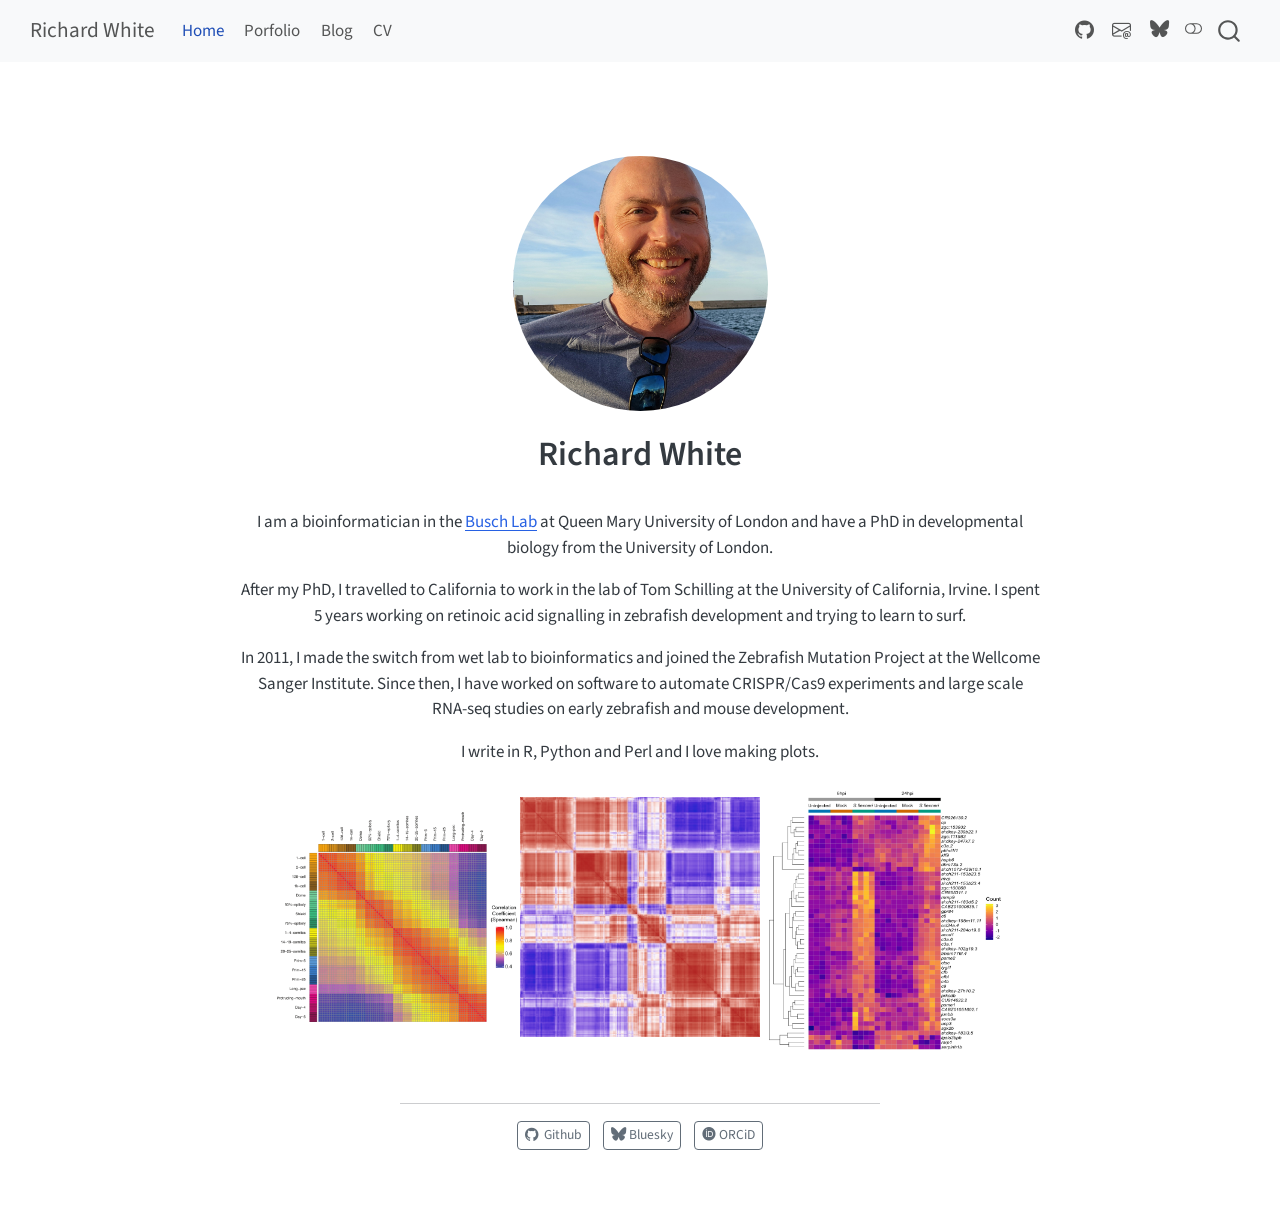
<file: docs/index.html>
<!DOCTYPE html>
<html xmlns="http://www.w3.org/1999/xhtml" lang="en" xml:lang="en"><head>

<meta charset="utf-8">
<meta name="generator" content="quarto-1.6.40">

<meta name="viewport" content="width=device-width, initial-scale=1.0, user-scalable=yes">


<title>Richard White</title>
<style>
code{white-space: pre-wrap;}
span.smallcaps{font-variant: small-caps;}
div.columns{display: flex; gap: min(4vw, 1.5em);}
div.column{flex: auto; overflow-x: auto;}
div.hanging-indent{margin-left: 1.5em; text-indent: -1.5em;}
ul.task-list{list-style: none;}
ul.task-list li input[type="checkbox"] {
  width: 0.8em;
  margin: 0 0.8em 0.2em -1em; /* quarto-specific, see https://github.com/quarto-dev/quarto-cli/issues/4556 */ 
  vertical-align: middle;
}
</style>


<script src="site_libs/quarto-nav/quarto-nav.js"></script>
<script src="site_libs/quarto-nav/headroom.min.js"></script>
<script src="site_libs/clipboard/clipboard.min.js"></script>
<script src="site_libs/quarto-search/autocomplete.umd.js"></script>
<script src="site_libs/quarto-search/fuse.min.js"></script>
<script src="site_libs/quarto-search/quarto-search.js"></script>
<meta name="quarto:offset" content="./">
<script src="site_libs/quarto-html/quarto.js"></script>
<script src="site_libs/quarto-html/popper.min.js"></script>
<script src="site_libs/quarto-html/tippy.umd.min.js"></script>
<link href="site_libs/quarto-html/tippy.css" rel="stylesheet">
<link href="site_libs/quarto-html/quarto-syntax-highlighting-549806ee2085284f45b00abea8c6df48.css" rel="stylesheet" class="quarto-color-scheme" id="quarto-text-highlighting-styles">
<link href="site_libs/quarto-html/quarto-syntax-highlighting-dark-8ea72dc5fed832574809a9c94082fbbb.css" rel="prefetch" class="quarto-color-scheme quarto-color-alternate" id="quarto-text-highlighting-styles">
<script src="site_libs/bootstrap/bootstrap.min.js"></script>
<link href="site_libs/bootstrap/bootstrap-icons.css" rel="stylesheet">
<link href="site_libs/bootstrap/bootstrap-6bd9cfa162949bde0a231f530c97869d.min.css" rel="stylesheet" append-hash="true" class="quarto-color-scheme" id="quarto-bootstrap" data-mode="light">
<link href="site_libs/bootstrap/bootstrap-dark-fdf986989e2058d46a90f864900247d8.min.css" rel="prefetch" append-hash="true" class="quarto-color-scheme quarto-color-alternate" id="quarto-bootstrap" data-mode="dark">
<link href="site_libs/quarto-contrib/fontawesome6-1.2.0/all.min.css" rel="stylesheet">
<link href="site_libs/quarto-contrib/fontawesome6-1.2.0/latex-fontsize.css" rel="stylesheet">
<script id="quarto-search-options" type="application/json">{
  "location": "navbar",
  "copy-button": false,
  "collapse-after": 3,
  "panel-placement": "end",
  "type": "overlay",
  "limit": 50,
  "keyboard-shortcut": [
    "f",
    "/",
    "s"
  ],
  "show-item-context": false,
  "language": {
    "search-no-results-text": "No results",
    "search-matching-documents-text": "matching documents",
    "search-copy-link-title": "Copy link to search",
    "search-hide-matches-text": "Hide additional matches",
    "search-more-match-text": "more match in this document",
    "search-more-matches-text": "more matches in this document",
    "search-clear-button-title": "Clear",
    "search-text-placeholder": "",
    "search-detached-cancel-button-title": "Cancel",
    "search-submit-button-title": "Submit",
    "search-label": "Search"
  }
}</script>


<link rel="stylesheet" href="styles.css">
</head>

<body class="nav-fixed fullcontent">

<div id="quarto-search-results"></div>
  <header id="quarto-header" class="headroom fixed-top">
    <nav class="navbar navbar-expand-lg " data-bs-theme="dark">
      <div class="navbar-container container-fluid">
      <div class="navbar-brand-container mx-auto">
    <a class="navbar-brand" href="./index.html">
    <span class="navbar-title">Richard White</span>
    </a>
  </div>
            <div id="quarto-search" class="" title="Search"></div>
          <button class="navbar-toggler" type="button" data-bs-toggle="collapse" data-bs-target="#navbarCollapse" aria-controls="navbarCollapse" role="menu" aria-expanded="false" aria-label="Toggle navigation" onclick="if (window.quartoToggleHeadroom) { window.quartoToggleHeadroom(); }">
  <span class="navbar-toggler-icon"></span>
</button>
          <div class="collapse navbar-collapse" id="navbarCollapse">
            <ul class="navbar-nav navbar-nav-scroll me-auto">
  <li class="nav-item">
    <a class="nav-link active" href="./index.html" aria-current="page"> 
<span class="menu-text">Home</span></a>
  </li>  
  <li class="nav-item">
    <a class="nav-link" href="./portfolio.html"> 
<span class="menu-text">Porfolio</span></a>
  </li>  
  <li class="nav-item">
    <a class="nav-link" href="./blog.html"> 
<span class="menu-text">Blog</span></a>
  </li>  
  <li class="nav-item">
    <a class="nav-link" href="./cv.html"> 
<span class="menu-text">CV</span></a>
  </li>  
</ul>
            <ul class="navbar-nav navbar-nav-scroll ms-auto">
  <li class="nav-item compact">
    <a class="nav-link" href="https://github.com/richysix"> <i class="bi bi-github" role="img">
</i> 
<span class="menu-text"></span></a>
  </li>  
  <li class="nav-item compact">
    <a class="nav-link" href="mailto:rich.white@cantab.net"> <i class="bi bi-envelope-at" role="img">
</i> 
<span class="menu-text"></span></a>
  </li>  
  <li class="nav-item">
    <a class="nav-link" href="https://bsky.app/profile/richysix.bsky.social"> 
<span class="menu-text"><i class="fa-brands fa-bluesky" aria-label="bluesky"></i></span></a>
  </li>  
</ul>
          </div> <!-- /navcollapse -->
            <div class="quarto-navbar-tools">
  <a href="" class="quarto-color-scheme-toggle quarto-navigation-tool  px-1" onclick="window.quartoToggleColorScheme(); return false;" title="Toggle dark mode"><i class="bi"></i></a>
</div>
      </div> <!-- /container-fluid -->
    </nav>
</header>
<!-- content -->
<div id="quarto-content" class="quarto-container page-columns page-rows-contents page-layout-article page-navbar">
<!-- sidebar -->
<!-- margin-sidebar -->
    
<!-- main -->
<div class="quarto-about-jolla">
  <img src="assets/images/profile.jpg" class="about-image
  round " style="height: 15em; width: 15em;">
 <header id="title-block-header" class="quarto-title-block default">
<div class="quarto-title">
<h1 class="title">Richard White</h1>
</div>
<div class="quarto-title-meta">
  </div>
</header><main class="content" id="quarto-document-content">
<p>I am a bioinformatician in the <a href="buschlab.org">Busch Lab</a> at Queen Mary University of London and have a PhD in developmental biology from the University of London.</p>
<p>After my PhD, I travelled to California to work in the lab of Tom Schilling at the University of California, Irvine. I spent 5 years working on retinoic acid signalling in zebrafish development and trying to learn to surf.</p>
<p>In 2011, I made the switch from wet lab to bioinformatics and joined the Zebrafish Mutation Project at the Wellcome Sanger Institute. Since then, I have worked on software to automate CRISPR/Cas9 experiments and large scale RNA-seq studies on early zebrafish and mouse development.</p>
<p>I write in R, Python and Perl and I love making plots.</p>
<div id="example-plots" style="background-color: #FFFFFF">
<p><a href="posts/sample-cor-matrix/index.html"><img src="assets/images/zfs-fig1b.png" class="img-fluid" style="width:30.0%"></a> <img src="assets/images/top1000-var-high-res.png" class="img-fluid" style="width:30.0%"> <img src="assets/images/shigella-heatmap.png" class="img-fluid" style="width:30.0%"></p>
</div>


</main> 
  <hr class="about-sep">
   <div class="about-links">
  <a href="https://github.com/richysix" class="about-link" rel="" target="">
    <i class="bi bi-github"></i>
     <span class="about-link-text">Github</span>
  </a>
  <a href="https://bsky.app/profile/richysix.bsky.social" class="about-link" rel="" target="">
     <span class="about-link-text"><i class="fa-brands fa-bluesky" aria-label="bluesky"></i> Bluesky</span>
  </a>
  <a href="https://orcid.org/0000-0003-1842-412X" class="about-link" rel="" target="">
     <span class="about-link-text"><i class="fa-brands fa-orcid" aria-label="orcid"></i> ORCiD</span>
  </a>
</div>
</div>
 <!-- /main -->
<script id="quarto-html-after-body" type="application/javascript">
window.document.addEventListener("DOMContentLoaded", function (event) {
  const toggleBodyColorMode = (bsSheetEl) => {
    const mode = bsSheetEl.getAttribute("data-mode");
    const bodyEl = window.document.querySelector("body");
    if (mode === "dark") {
      bodyEl.classList.add("quarto-dark");
      bodyEl.classList.remove("quarto-light");
    } else {
      bodyEl.classList.add("quarto-light");
      bodyEl.classList.remove("quarto-dark");
    }
  }
  const toggleBodyColorPrimary = () => {
    const bsSheetEl = window.document.querySelector("link#quarto-bootstrap");
    if (bsSheetEl) {
      toggleBodyColorMode(bsSheetEl);
    }
  }
  toggleBodyColorPrimary();  
  const disableStylesheet = (stylesheets) => {
    for (let i=0; i < stylesheets.length; i++) {
      const stylesheet = stylesheets[i];
      stylesheet.rel = 'prefetch';
    }
  }
  const enableStylesheet = (stylesheets) => {
    for (let i=0; i < stylesheets.length; i++) {
      const stylesheet = stylesheets[i];
      stylesheet.rel = 'stylesheet';
    }
  }
  const manageTransitions = (selector, allowTransitions) => {
    const els = window.document.querySelectorAll(selector);
    for (let i=0; i < els.length; i++) {
      const el = els[i];
      if (allowTransitions) {
        el.classList.remove('notransition');
      } else {
        el.classList.add('notransition');
      }
    }
  }
  const toggleGiscusIfUsed = (isAlternate, darkModeDefault) => {
    const baseTheme = document.querySelector('#giscus-base-theme')?.value ?? 'light';
    const alternateTheme = document.querySelector('#giscus-alt-theme')?.value ?? 'dark';
    let newTheme = '';
    if(darkModeDefault) {
      newTheme = isAlternate ? baseTheme : alternateTheme;
    } else {
      newTheme = isAlternate ? alternateTheme : baseTheme;
    }
    const changeGiscusTheme = () => {
      // From: https://github.com/giscus/giscus/issues/336
      const sendMessage = (message) => {
        const iframe = document.querySelector('iframe.giscus-frame');
        if (!iframe) return;
        iframe.contentWindow.postMessage({ giscus: message }, 'https://giscus.app');
      }
      sendMessage({
        setConfig: {
          theme: newTheme
        }
      });
    }
    const isGiscussLoaded = window.document.querySelector('iframe.giscus-frame') !== null;
    if (isGiscussLoaded) {
      changeGiscusTheme();
    }
  }
  const toggleColorMode = (alternate) => {
    // Switch the stylesheets
    const alternateStylesheets = window.document.querySelectorAll('link.quarto-color-scheme.quarto-color-alternate');
    manageTransitions('#quarto-margin-sidebar .nav-link', false);
    if (alternate) {
      enableStylesheet(alternateStylesheets);
      for (const sheetNode of alternateStylesheets) {
        if (sheetNode.id === "quarto-bootstrap") {
          toggleBodyColorMode(sheetNode);
        }
      }
    } else {
      disableStylesheet(alternateStylesheets);
      toggleBodyColorPrimary();
    }
    manageTransitions('#quarto-margin-sidebar .nav-link', true);
    // Switch the toggles
    const toggles = window.document.querySelectorAll('.quarto-color-scheme-toggle');
    for (let i=0; i < toggles.length; i++) {
      const toggle = toggles[i];
      if (toggle) {
        if (alternate) {
          toggle.classList.add("alternate");     
        } else {
          toggle.classList.remove("alternate");
        }
      }
    }
    // Hack to workaround the fact that safari doesn't
    // properly recolor the scrollbar when toggling (#1455)
    if (navigator.userAgent.indexOf('Safari') > 0 && navigator.userAgent.indexOf('Chrome') == -1) {
      manageTransitions("body", false);
      window.scrollTo(0, 1);
      setTimeout(() => {
        window.scrollTo(0, 0);
        manageTransitions("body", true);
      }, 40);  
    }
  }
  const isFileUrl = () => { 
    return window.location.protocol === 'file:';
  }
  const hasAlternateSentinel = () => {  
    let styleSentinel = getColorSchemeSentinel();
    if (styleSentinel !== null) {
      return styleSentinel === "alternate";
    } else {
      return false;
    }
  }
  const setStyleSentinel = (alternate) => {
    const value = alternate ? "alternate" : "default";
    if (!isFileUrl()) {
      window.localStorage.setItem("quarto-color-scheme", value);
    } else {
      localAlternateSentinel = value;
    }
  }
  const getColorSchemeSentinel = () => {
    if (!isFileUrl()) {
      const storageValue = window.localStorage.getItem("quarto-color-scheme");
      return storageValue != null ? storageValue : localAlternateSentinel;
    } else {
      return localAlternateSentinel;
    }
  }
  const darkModeDefault = false;
  let localAlternateSentinel = darkModeDefault ? 'alternate' : 'default';
  // Dark / light mode switch
  window.quartoToggleColorScheme = () => {
    // Read the current dark / light value 
    let toAlternate = !hasAlternateSentinel();
    toggleColorMode(toAlternate);
    setStyleSentinel(toAlternate);
    toggleGiscusIfUsed(toAlternate, darkModeDefault);
  };
  // Ensure there is a toggle, if there isn't float one in the top right
  if (window.document.querySelector('.quarto-color-scheme-toggle') === null) {
    const a = window.document.createElement('a');
    a.classList.add('top-right');
    a.classList.add('quarto-color-scheme-toggle');
    a.href = "";
    a.onclick = function() { try { window.quartoToggleColorScheme(); } catch {} return false; };
    const i = window.document.createElement("i");
    i.classList.add('bi');
    a.appendChild(i);
    window.document.body.appendChild(a);
  }
  // Switch to dark mode if need be
  if (hasAlternateSentinel()) {
    toggleColorMode(true);
  } else {
    toggleColorMode(false);
  }
  const isCodeAnnotation = (el) => {
    for (const clz of el.classList) {
      if (clz.startsWith('code-annotation-')) {                     
        return true;
      }
    }
    return false;
  }
  const onCopySuccess = function(e) {
    // button target
    const button = e.trigger;
    // don't keep focus
    button.blur();
    // flash "checked"
    button.classList.add('code-copy-button-checked');
    var currentTitle = button.getAttribute("title");
    button.setAttribute("title", "Copied!");
    let tooltip;
    if (window.bootstrap) {
      button.setAttribute("data-bs-toggle", "tooltip");
      button.setAttribute("data-bs-placement", "left");
      button.setAttribute("data-bs-title", "Copied!");
      tooltip = new bootstrap.Tooltip(button, 
        { trigger: "manual", 
          customClass: "code-copy-button-tooltip",
          offset: [0, -8]});
      tooltip.show();    
    }
    setTimeout(function() {
      if (tooltip) {
        tooltip.hide();
        button.removeAttribute("data-bs-title");
        button.removeAttribute("data-bs-toggle");
        button.removeAttribute("data-bs-placement");
      }
      button.setAttribute("title", currentTitle);
      button.classList.remove('code-copy-button-checked');
    }, 1000);
    // clear code selection
    e.clearSelection();
  }
  const getTextToCopy = function(trigger) {
      const codeEl = trigger.previousElementSibling.cloneNode(true);
      for (const childEl of codeEl.children) {
        if (isCodeAnnotation(childEl)) {
          childEl.remove();
        }
      }
      return codeEl.innerText;
  }
  const clipboard = new window.ClipboardJS('.code-copy-button:not([data-in-quarto-modal])', {
    text: getTextToCopy
  });
  clipboard.on('success', onCopySuccess);
  if (window.document.getElementById('quarto-embedded-source-code-modal')) {
    const clipboardModal = new window.ClipboardJS('.code-copy-button[data-in-quarto-modal]', {
      text: getTextToCopy,
      container: window.document.getElementById('quarto-embedded-source-code-modal')
    });
    clipboardModal.on('success', onCopySuccess);
  }
    var localhostRegex = new RegExp(/^(?:http|https):\/\/localhost\:?[0-9]*\//);
    var mailtoRegex = new RegExp(/^mailto:/);
      var filterRegex = new RegExp('/' + window.location.host + '/');
    var isInternal = (href) => {
        return filterRegex.test(href) || localhostRegex.test(href) || mailtoRegex.test(href);
    }
    // Inspect non-navigation links and adorn them if external
 	var links = window.document.querySelectorAll('a[href]:not(.nav-link):not(.navbar-brand):not(.toc-action):not(.sidebar-link):not(.sidebar-item-toggle):not(.pagination-link):not(.no-external):not([aria-hidden]):not(.dropdown-item):not(.quarto-navigation-tool):not(.about-link)');
    for (var i=0; i<links.length; i++) {
      const link = links[i];
      if (!isInternal(link.href)) {
        // undo the damage that might have been done by quarto-nav.js in the case of
        // links that we want to consider external
        if (link.dataset.originalHref !== undefined) {
          link.href = link.dataset.originalHref;
        }
      }
    }
  function tippyHover(el, contentFn, onTriggerFn, onUntriggerFn) {
    const config = {
      allowHTML: true,
      maxWidth: 500,
      delay: 100,
      arrow: false,
      appendTo: function(el) {
          return el.parentElement;
      },
      interactive: true,
      interactiveBorder: 10,
      theme: 'quarto',
      placement: 'bottom-start',
    };
    if (contentFn) {
      config.content = contentFn;
    }
    if (onTriggerFn) {
      config.onTrigger = onTriggerFn;
    }
    if (onUntriggerFn) {
      config.onUntrigger = onUntriggerFn;
    }
    window.tippy(el, config); 
  }
  const noterefs = window.document.querySelectorAll('a[role="doc-noteref"]');
  for (var i=0; i<noterefs.length; i++) {
    const ref = noterefs[i];
    tippyHover(ref, function() {
      // use id or data attribute instead here
      let href = ref.getAttribute('data-footnote-href') || ref.getAttribute('href');
      try { href = new URL(href).hash; } catch {}
      const id = href.replace(/^#\/?/, "");
      const note = window.document.getElementById(id);
      if (note) {
        return note.innerHTML;
      } else {
        return "";
      }
    });
  }
  const xrefs = window.document.querySelectorAll('a.quarto-xref');
  const processXRef = (id, note) => {
    // Strip column container classes
    const stripColumnClz = (el) => {
      el.classList.remove("page-full", "page-columns");
      if (el.children) {
        for (const child of el.children) {
          stripColumnClz(child);
        }
      }
    }
    stripColumnClz(note)
    if (id === null || id.startsWith('sec-')) {
      // Special case sections, only their first couple elements
      const container = document.createElement("div");
      if (note.children && note.children.length > 2) {
        container.appendChild(note.children[0].cloneNode(true));
        for (let i = 1; i < note.children.length; i++) {
          const child = note.children[i];
          if (child.tagName === "P" && child.innerText === "") {
            continue;
          } else {
            container.appendChild(child.cloneNode(true));
            break;
          }
        }
        if (window.Quarto?.typesetMath) {
          window.Quarto.typesetMath(container);
        }
        return container.innerHTML
      } else {
        if (window.Quarto?.typesetMath) {
          window.Quarto.typesetMath(note);
        }
        return note.innerHTML;
      }
    } else {
      // Remove any anchor links if they are present
      const anchorLink = note.querySelector('a.anchorjs-link');
      if (anchorLink) {
        anchorLink.remove();
      }
      if (window.Quarto?.typesetMath) {
        window.Quarto.typesetMath(note);
      }
      if (note.classList.contains("callout")) {
        return note.outerHTML;
      } else {
        return note.innerHTML;
      }
    }
  }
  for (var i=0; i<xrefs.length; i++) {
    const xref = xrefs[i];
    tippyHover(xref, undefined, function(instance) {
      instance.disable();
      let url = xref.getAttribute('href');
      let hash = undefined; 
      if (url.startsWith('#')) {
        hash = url;
      } else {
        try { hash = new URL(url).hash; } catch {}
      }
      if (hash) {
        const id = hash.replace(/^#\/?/, "");
        const note = window.document.getElementById(id);
        if (note !== null) {
          try {
            const html = processXRef(id, note.cloneNode(true));
            instance.setContent(html);
          } finally {
            instance.enable();
            instance.show();
          }
        } else {
          // See if we can fetch this
          fetch(url.split('#')[0])
          .then(res => res.text())
          .then(html => {
            const parser = new DOMParser();
            const htmlDoc = parser.parseFromString(html, "text/html");
            const note = htmlDoc.getElementById(id);
            if (note !== null) {
              const html = processXRef(id, note);
              instance.setContent(html);
            } 
          }).finally(() => {
            instance.enable();
            instance.show();
          });
        }
      } else {
        // See if we can fetch a full url (with no hash to target)
        // This is a special case and we should probably do some content thinning / targeting
        fetch(url)
        .then(res => res.text())
        .then(html => {
          const parser = new DOMParser();
          const htmlDoc = parser.parseFromString(html, "text/html");
          const note = htmlDoc.querySelector('main.content');
          if (note !== null) {
            // This should only happen for chapter cross references
            // (since there is no id in the URL)
            // remove the first header
            if (note.children.length > 0 && note.children[0].tagName === "HEADER") {
              note.children[0].remove();
            }
            const html = processXRef(null, note);
            instance.setContent(html);
          } 
        }).finally(() => {
          instance.enable();
          instance.show();
        });
      }
    }, function(instance) {
    });
  }
      let selectedAnnoteEl;
      const selectorForAnnotation = ( cell, annotation) => {
        let cellAttr = 'data-code-cell="' + cell + '"';
        let lineAttr = 'data-code-annotation="' +  annotation + '"';
        const selector = 'span[' + cellAttr + '][' + lineAttr + ']';
        return selector;
      }
      const selectCodeLines = (annoteEl) => {
        const doc = window.document;
        const targetCell = annoteEl.getAttribute("data-target-cell");
        const targetAnnotation = annoteEl.getAttribute("data-target-annotation");
        const annoteSpan = window.document.querySelector(selectorForAnnotation(targetCell, targetAnnotation));
        const lines = annoteSpan.getAttribute("data-code-lines").split(",");
        const lineIds = lines.map((line) => {
          return targetCell + "-" + line;
        })
        let top = null;
        let height = null;
        let parent = null;
        if (lineIds.length > 0) {
            //compute the position of the single el (top and bottom and make a div)
            const el = window.document.getElementById(lineIds[0]);
            top = el.offsetTop;
            height = el.offsetHeight;
            parent = el.parentElement.parentElement;
          if (lineIds.length > 1) {
            const lastEl = window.document.getElementById(lineIds[lineIds.length - 1]);
            const bottom = lastEl.offsetTop + lastEl.offsetHeight;
            height = bottom - top;
          }
          if (top !== null && height !== null && parent !== null) {
            // cook up a div (if necessary) and position it 
            let div = window.document.getElementById("code-annotation-line-highlight");
            if (div === null) {
              div = window.document.createElement("div");
              div.setAttribute("id", "code-annotation-line-highlight");
              div.style.position = 'absolute';
              parent.appendChild(div);
            }
            div.style.top = top - 2 + "px";
            div.style.height = height + 4 + "px";
            div.style.left = 0;
            let gutterDiv = window.document.getElementById("code-annotation-line-highlight-gutter");
            if (gutterDiv === null) {
              gutterDiv = window.document.createElement("div");
              gutterDiv.setAttribute("id", "code-annotation-line-highlight-gutter");
              gutterDiv.style.position = 'absolute';
              const codeCell = window.document.getElementById(targetCell);
              const gutter = codeCell.querySelector('.code-annotation-gutter');
              gutter.appendChild(gutterDiv);
            }
            gutterDiv.style.top = top - 2 + "px";
            gutterDiv.style.height = height + 4 + "px";
          }
          selectedAnnoteEl = annoteEl;
        }
      };
      const unselectCodeLines = () => {
        const elementsIds = ["code-annotation-line-highlight", "code-annotation-line-highlight-gutter"];
        elementsIds.forEach((elId) => {
          const div = window.document.getElementById(elId);
          if (div) {
            div.remove();
          }
        });
        selectedAnnoteEl = undefined;
      };
        // Handle positioning of the toggle
    window.addEventListener(
      "resize",
      throttle(() => {
        elRect = undefined;
        if (selectedAnnoteEl) {
          selectCodeLines(selectedAnnoteEl);
        }
      }, 10)
    );
    function throttle(fn, ms) {
    let throttle = false;
    let timer;
      return (...args) => {
        if(!throttle) { // first call gets through
            fn.apply(this, args);
            throttle = true;
        } else { // all the others get throttled
            if(timer) clearTimeout(timer); // cancel #2
            timer = setTimeout(() => {
              fn.apply(this, args);
              timer = throttle = false;
            }, ms);
        }
      };
    }
      // Attach click handler to the DT
      const annoteDls = window.document.querySelectorAll('dt[data-target-cell]');
      for (const annoteDlNode of annoteDls) {
        annoteDlNode.addEventListener('click', (event) => {
          const clickedEl = event.target;
          if (clickedEl !== selectedAnnoteEl) {
            unselectCodeLines();
            const activeEl = window.document.querySelector('dt[data-target-cell].code-annotation-active');
            if (activeEl) {
              activeEl.classList.remove('code-annotation-active');
            }
            selectCodeLines(clickedEl);
            clickedEl.classList.add('code-annotation-active');
          } else {
            // Unselect the line
            unselectCodeLines();
            clickedEl.classList.remove('code-annotation-active');
          }
        });
      }
  const findCites = (el) => {
    const parentEl = el.parentElement;
    if (parentEl) {
      const cites = parentEl.dataset.cites;
      if (cites) {
        return {
          el,
          cites: cites.split(' ')
        };
      } else {
        return findCites(el.parentElement)
      }
    } else {
      return undefined;
    }
  };
  var bibliorefs = window.document.querySelectorAll('a[role="doc-biblioref"]');
  for (var i=0; i<bibliorefs.length; i++) {
    const ref = bibliorefs[i];
    const citeInfo = findCites(ref);
    if (citeInfo) {
      tippyHover(citeInfo.el, function() {
        var popup = window.document.createElement('div');
        citeInfo.cites.forEach(function(cite) {
          var citeDiv = window.document.createElement('div');
          citeDiv.classList.add('hanging-indent');
          citeDiv.classList.add('csl-entry');
          var biblioDiv = window.document.getElementById('ref-' + cite);
          if (biblioDiv) {
            citeDiv.innerHTML = biblioDiv.innerHTML;
          }
          popup.appendChild(citeDiv);
        });
        return popup.innerHTML;
      });
    }
  }
});
</script>
</div> <!-- /content -->




</body></html>
</file>
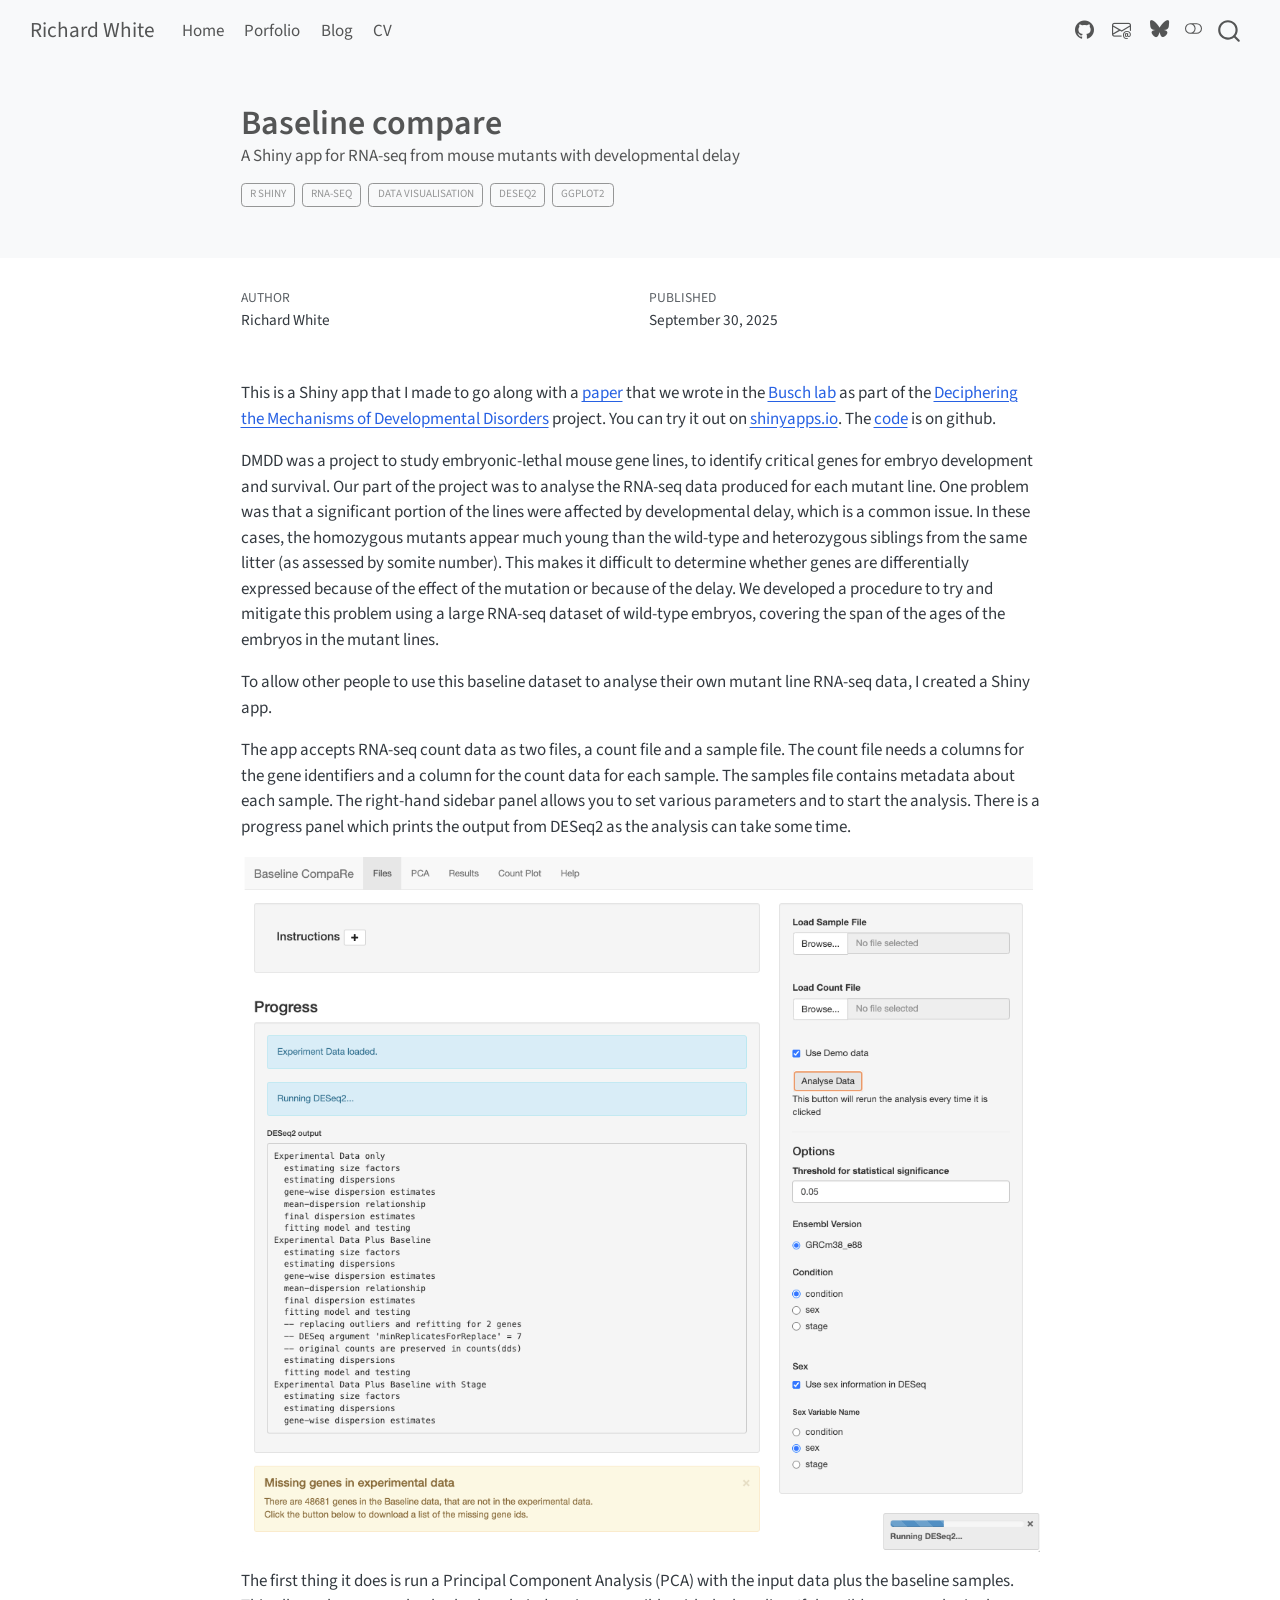
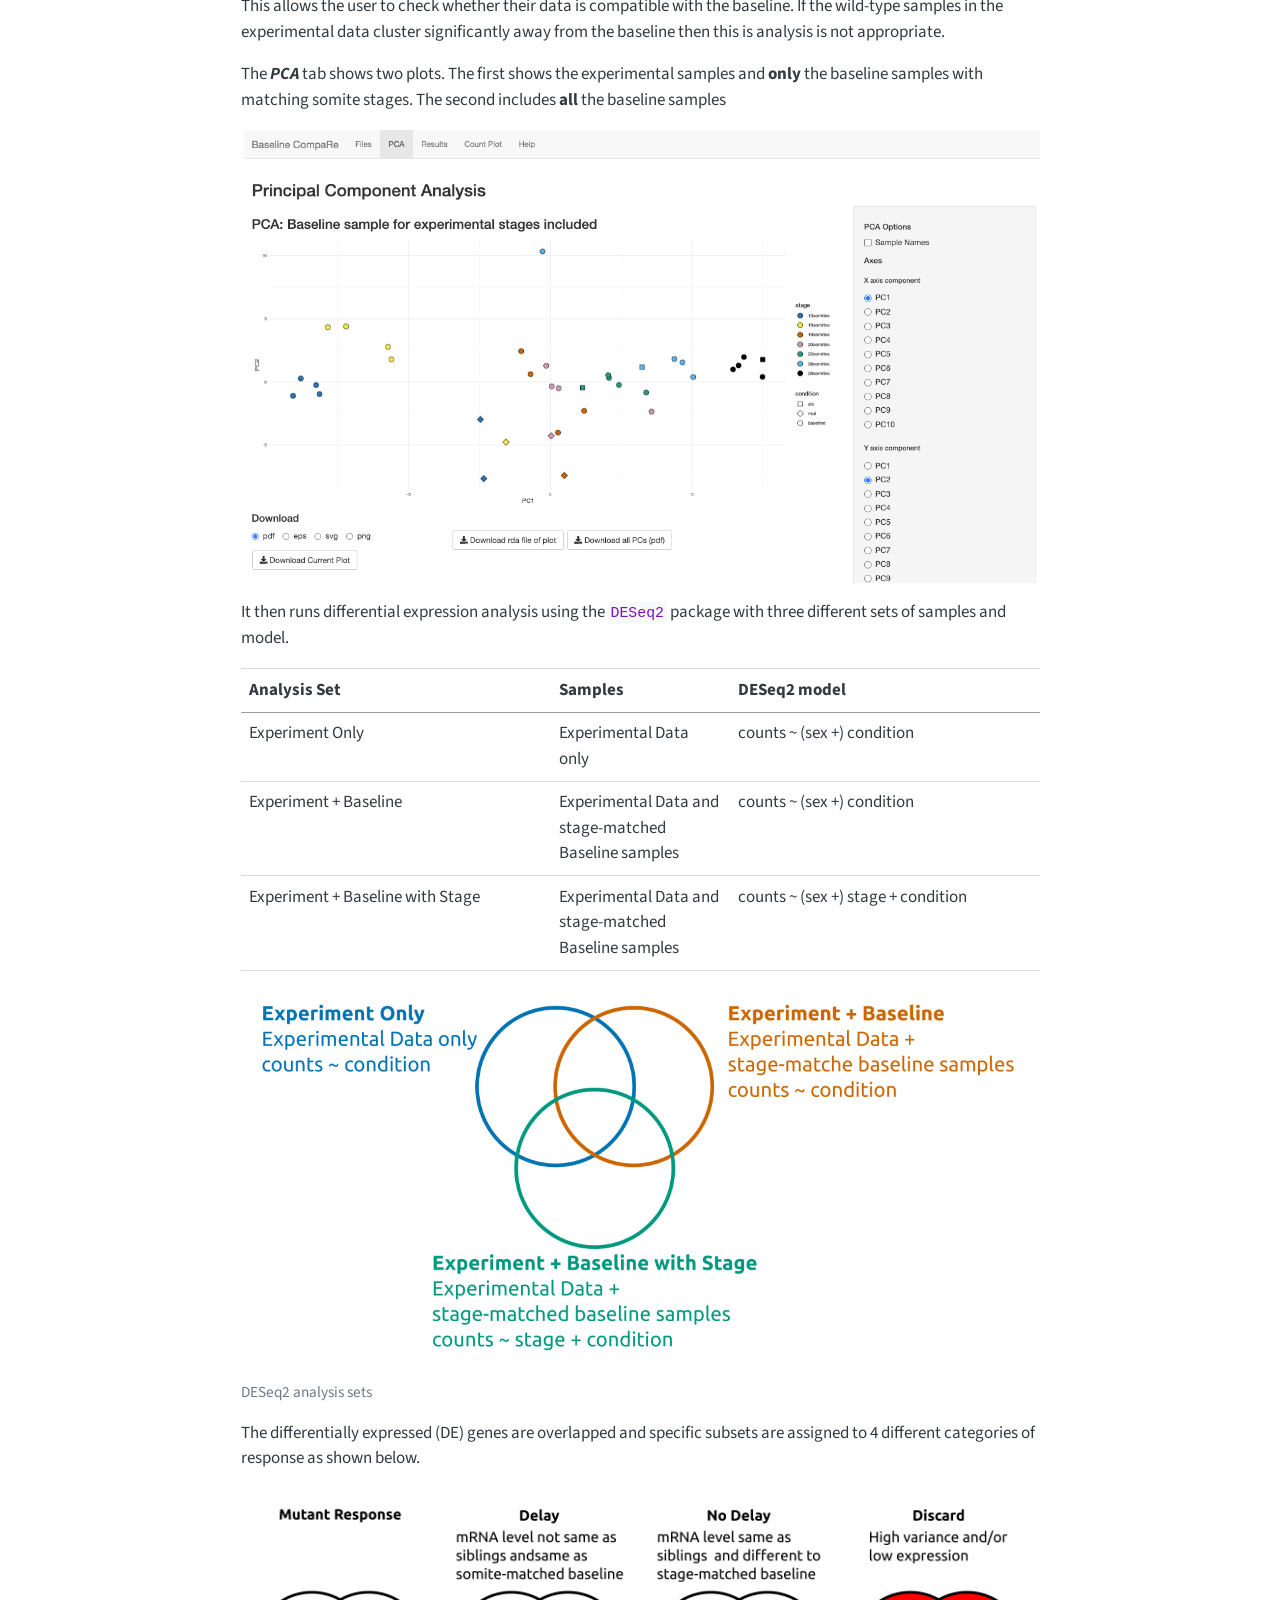
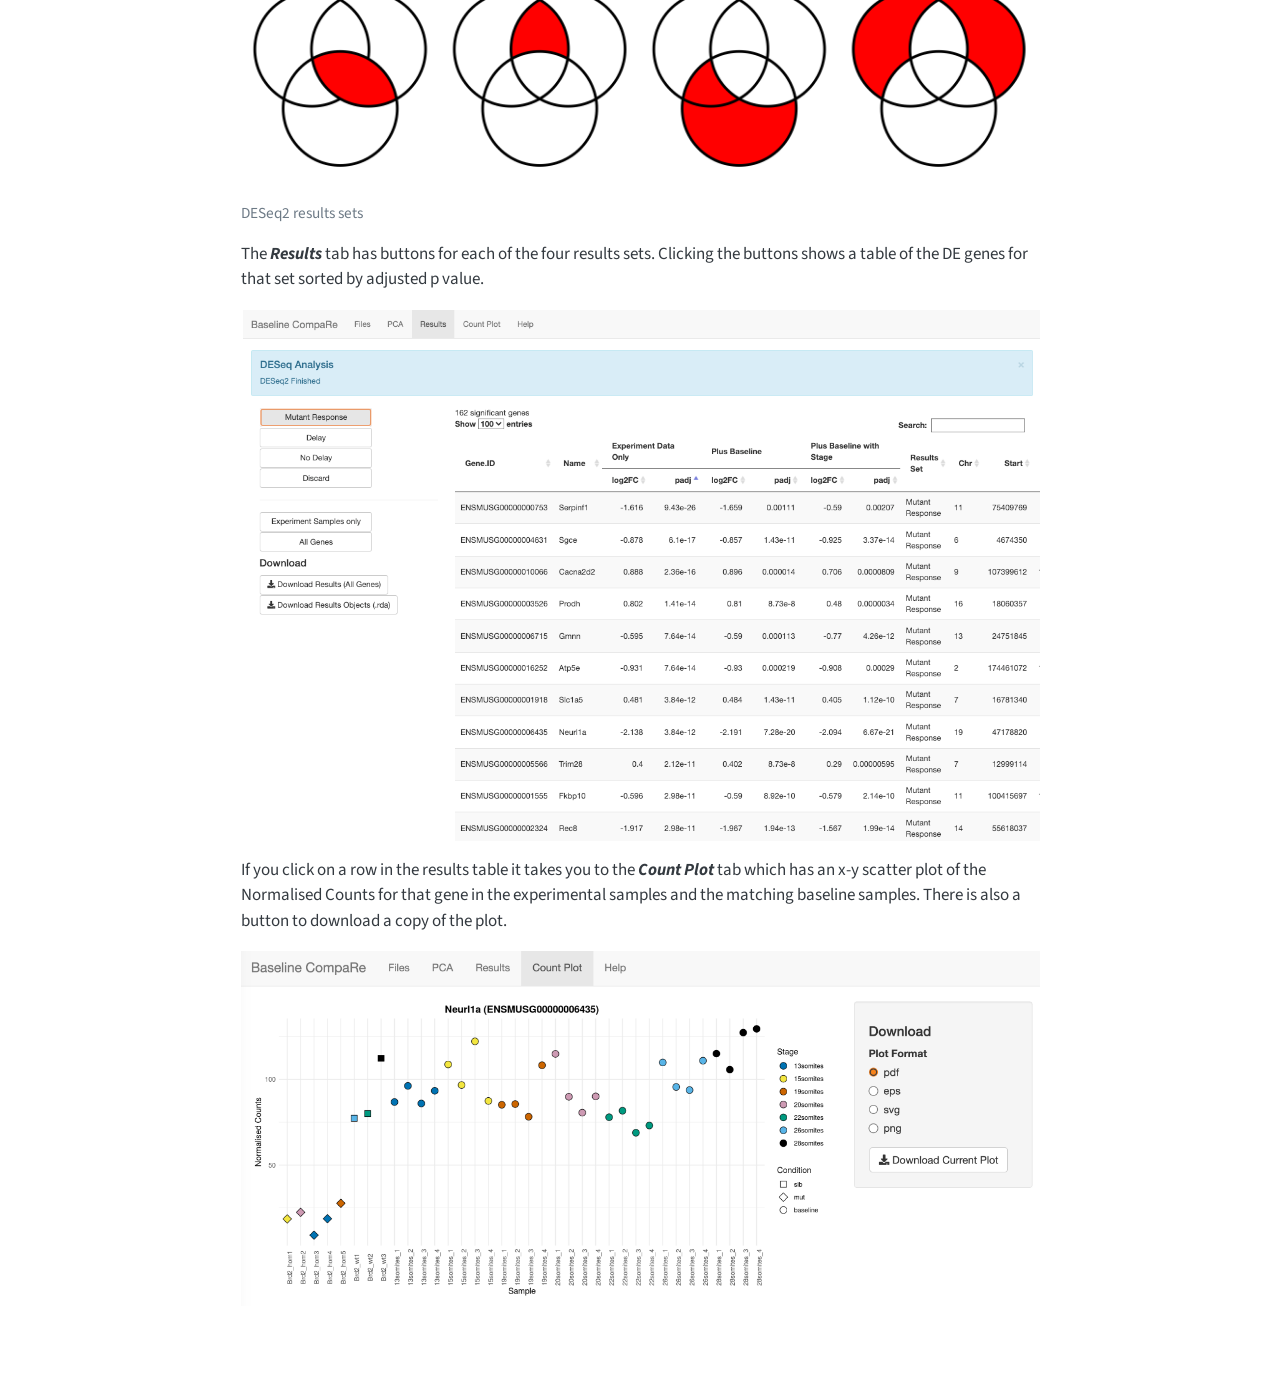
<file: docs/portfolio/baseline-compare/index.html>
<!DOCTYPE html>
<html xmlns="http://www.w3.org/1999/xhtml" lang="en" xml:lang="en"><head>

<meta charset="utf-8">
<meta name="generator" content="quarto-1.6.40">

<meta name="viewport" content="width=device-width, initial-scale=1.0, user-scalable=yes">

<meta name="author" content="Richard White">
<meta name="dcterms.date" content="2025-09-30">
<meta name="description" content="A Shiny app for RNA-seq from mouse mutants with developmental delay">

<title>Baseline compare – Richard White</title>
<style>
code{white-space: pre-wrap;}
span.smallcaps{font-variant: small-caps;}
div.columns{display: flex; gap: min(4vw, 1.5em);}
div.column{flex: auto; overflow-x: auto;}
div.hanging-indent{margin-left: 1.5em; text-indent: -1.5em;}
ul.task-list{list-style: none;}
ul.task-list li input[type="checkbox"] {
  width: 0.8em;
  margin: 0 0.8em 0.2em -1em; /* quarto-specific, see https://github.com/quarto-dev/quarto-cli/issues/4556 */ 
  vertical-align: middle;
}
</style>


<script src="../../site_libs/quarto-nav/quarto-nav.js"></script>
<script src="../../site_libs/quarto-nav/headroom.min.js"></script>
<script src="../../site_libs/clipboard/clipboard.min.js"></script>
<script src="../../site_libs/quarto-search/autocomplete.umd.js"></script>
<script src="../../site_libs/quarto-search/fuse.min.js"></script>
<script src="../../site_libs/quarto-search/quarto-search.js"></script>
<meta name="quarto:offset" content="../../">
<script src="../../site_libs/quarto-html/quarto.js"></script>
<script src="../../site_libs/quarto-html/popper.min.js"></script>
<script src="../../site_libs/quarto-html/tippy.umd.min.js"></script>
<script src="../../site_libs/quarto-html/anchor.min.js"></script>
<link href="../../site_libs/quarto-html/tippy.css" rel="stylesheet">
<link href="../../site_libs/quarto-html/quarto-syntax-highlighting-549806ee2085284f45b00abea8c6df48.css" rel="stylesheet" class="quarto-color-scheme" id="quarto-text-highlighting-styles">
<link href="../../site_libs/quarto-html/quarto-syntax-highlighting-dark-8ea72dc5fed832574809a9c94082fbbb.css" rel="prefetch" class="quarto-color-scheme quarto-color-alternate" id="quarto-text-highlighting-styles">
<script src="../../site_libs/bootstrap/bootstrap.min.js"></script>
<link href="../../site_libs/bootstrap/bootstrap-icons.css" rel="stylesheet">
<link href="../../site_libs/bootstrap/bootstrap-6bd9cfa162949bde0a231f530c97869d.min.css" rel="stylesheet" append-hash="true" class="quarto-color-scheme" id="quarto-bootstrap" data-mode="light">
<link href="../../site_libs/bootstrap/bootstrap-dark-fdf986989e2058d46a90f864900247d8.min.css" rel="prefetch" append-hash="true" class="quarto-color-scheme quarto-color-alternate" id="quarto-bootstrap" data-mode="dark">
<link href="../../site_libs/quarto-contrib/fontawesome6-1.2.0/all.min.css" rel="stylesheet">
<link href="../../site_libs/quarto-contrib/fontawesome6-1.2.0/latex-fontsize.css" rel="stylesheet">
<script id="quarto-search-options" type="application/json">{
  "location": "navbar",
  "copy-button": false,
  "collapse-after": 3,
  "panel-placement": "end",
  "type": "overlay",
  "limit": 50,
  "keyboard-shortcut": [
    "f",
    "/",
    "s"
  ],
  "show-item-context": false,
  "language": {
    "search-no-results-text": "No results",
    "search-matching-documents-text": "matching documents",
    "search-copy-link-title": "Copy link to search",
    "search-hide-matches-text": "Hide additional matches",
    "search-more-match-text": "more match in this document",
    "search-more-matches-text": "more matches in this document",
    "search-clear-button-title": "Clear",
    "search-text-placeholder": "",
    "search-detached-cancel-button-title": "Cancel",
    "search-submit-button-title": "Submit",
    "search-label": "Search"
  }
}</script>


<link rel="stylesheet" href="../../styles.css">
</head>

<body class="nav-fixed fullcontent">

<div id="quarto-search-results"></div>
  <header id="quarto-header" class="headroom fixed-top quarto-banner">
    <nav class="navbar navbar-expand-lg " data-bs-theme="dark">
      <div class="navbar-container container-fluid">
      <div class="navbar-brand-container mx-auto">
    <a class="navbar-brand" href="../../index.html">
    <span class="navbar-title">Richard White</span>
    </a>
  </div>
            <div id="quarto-search" class="" title="Search"></div>
          <button class="navbar-toggler" type="button" data-bs-toggle="collapse" data-bs-target="#navbarCollapse" aria-controls="navbarCollapse" role="menu" aria-expanded="false" aria-label="Toggle navigation" onclick="if (window.quartoToggleHeadroom) { window.quartoToggleHeadroom(); }">
  <span class="navbar-toggler-icon"></span>
</button>
          <div class="collapse navbar-collapse" id="navbarCollapse">
            <ul class="navbar-nav navbar-nav-scroll me-auto">
  <li class="nav-item">
    <a class="nav-link" href="../../index.html"> 
<span class="menu-text">Home</span></a>
  </li>  
  <li class="nav-item">
    <a class="nav-link" href="../../portfolio.html"> 
<span class="menu-text">Porfolio</span></a>
  </li>  
  <li class="nav-item">
    <a class="nav-link" href="../../blog.html"> 
<span class="menu-text">Blog</span></a>
  </li>  
  <li class="nav-item">
    <a class="nav-link" href="../../cv.html"> 
<span class="menu-text">CV</span></a>
  </li>  
</ul>
            <ul class="navbar-nav navbar-nav-scroll ms-auto">
  <li class="nav-item compact">
    <a class="nav-link" href="https://github.com/richysix"> <i class="bi bi-github" role="img">
</i> 
<span class="menu-text"></span></a>
  </li>  
  <li class="nav-item compact">
    <a class="nav-link" href="mailto:rich.white@cantab.net"> <i class="bi bi-envelope-at" role="img">
</i> 
<span class="menu-text"></span></a>
  </li>  
  <li class="nav-item">
    <a class="nav-link" href="https://bsky.app/profile/richysix.bsky.social"> 
<span class="menu-text"><i class="fa-brands fa-bluesky" aria-label="bluesky"></i></span></a>
  </li>  
</ul>
          </div> <!-- /navcollapse -->
            <div class="quarto-navbar-tools">
  <a href="" class="quarto-color-scheme-toggle quarto-navigation-tool  px-1" onclick="window.quartoToggleColorScheme(); return false;" title="Toggle dark mode"><i class="bi"></i></a>
</div>
      </div> <!-- /container-fluid -->
    </nav>
</header>
<!-- content -->
<header id="title-block-header" class="quarto-title-block default page-columns page-full">
  <div class="quarto-title-banner page-columns page-full">
    <div class="quarto-title column-body">
      <h1 class="title">Baseline compare</h1>
                  <div>
        <div class="description">
          A Shiny app for RNA-seq from mouse mutants with developmental delay
        </div>
      </div>
                          <div class="quarto-categories">
                <div class="quarto-category">R Shiny</div>
                <div class="quarto-category">RNA-seq</div>
                <div class="quarto-category">Data Visualisation</div>
                <div class="quarto-category">DESeq2</div>
                <div class="quarto-category">ggplot2</div>
              </div>
                  </div>
  </div>
    
  
  <div class="quarto-title-meta">

      <div>
      <div class="quarto-title-meta-heading">Author</div>
      <div class="quarto-title-meta-contents">
               <p>Richard White </p>
            </div>
    </div>
      
      <div>
      <div class="quarto-title-meta-heading">Published</div>
      <div class="quarto-title-meta-contents">
        <p class="date">September 30, 2025</p>
      </div>
    </div>
    
      
    </div>
    
  
  </header><div id="quarto-content" class="quarto-container page-columns page-rows-contents page-layout-article page-navbar">
<!-- sidebar -->
<!-- margin-sidebar -->
    
<!-- main -->
<main class="content quarto-banner-title-block" id="quarto-document-content">





<p>This is a Shiny app that I made to go along with a <a href="https://www.nature.com/articles/s41467-019-10642-x">paper</a> that we wrote in the <a href="https://www.buschlab.org">Busch lab</a> as part of the <a href="https://www.sanger.ac.uk/collaboration/deciphering-mechanisms-developmental-disorders-dmdd/">Deciphering the Mechanisms of Developmental Disorders</a> project. You can try it out on <a href="https://richysix.shinyapps.io/baseline_compare/">shinyapps.io</a>. The <a href="https://github.com/richysix/baselineCompare">code</a> is on github.</p>
<p>DMDD was a project to study embryonic-lethal mouse gene lines, to identify critical genes for embryo development and survival. Our part of the project was to analyse the RNA-seq data produced for each mutant line. One problem was that a significant portion of the lines were affected by developmental delay, which is a common issue. In these cases, the homozygous mutants appear much young than the wild-type and heterozygous siblings from the same litter (as assessed by somite number). This makes it difficult to determine whether genes are differentially expressed because of the effect of the mutation or because of the delay. We developed a procedure to try and mitigate this problem using a large RNA-seq dataset of wild-type embryos, covering the span of the ages of the embryos in the mutant lines.</p>
<p>To allow other people to use this baseline dataset to analyse their own mutant line RNA-seq data, I created a Shiny app.</p>
<p>The app accepts RNA-seq count data as two files, a count file and a sample file. The count file needs a columns for the gene identifiers and a column for the count data for each sample. The samples file contains metadata about each sample. The right-hand sidebar panel allows you to set various parameters and to start the analysis. There is a progress panel which prints the output from DESeq2 as the analysis can take some time.</p>
<p><img src="deseq2-progress.png" class="img-fluid" alt="Screenshot of the Baseline Compare Shiny app. It's a page with several tabs. The one shown has a right-hand sidebar with various inputs and radio buttons. The left-hand side shows the output from running DESeq2 in a panel labelled 'Progress'"></p>
<p>The first thing it does is run a Principal Component Analysis (PCA) with the input data plus the baseline samples. This allows the user to check whether their data is compatible with the baseline. If the wild-type samples in the experimental data cluster significantly away from the baseline then this is analysis is not appropriate.</p>
<p>The <strong><em>PCA</em></strong> tab shows two plots. The first shows the experimental samples and <strong>only</strong> the baseline samples with matching somite stages. The second includes <strong>all</strong> the baseline samples</p>
<p><img src="pca-1.png" class="img-fluid" data-fig.alt="A screenshot showing the PCA tab. The PCA plot is an x-y scatterplot and shows that the wild-type samples cluster with the appropriately staged-matched baseline samples"></p>
<p>It then runs differential expression analysis using the <code>DESeq2</code> package with three different sets of samples and model.</p>
<table class="caption-top table">
<colgroup>
<col style="width: 38%">
<col style="width: 22%">
<col style="width: 38%">
</colgroup>
<thead>
<tr class="header">
<th>Analysis Set</th>
<th>Samples</th>
<th>DESeq2 model</th>
</tr>
</thead>
<tbody>
<tr class="odd">
<td>Experiment Only</td>
<td>Experimental Data only</td>
<td>counts ~ (sex +) condition</td>
</tr>
<tr class="even">
<td>Experiment + Baseline</td>
<td>Experimental Data and stage-matched Baseline samples</td>
<td>counts ~ (sex +) condition</td>
</tr>
<tr class="odd">
<td>Experiment + Baseline with Stage</td>
<td>Experimental Data and stage-matched Baseline samples</td>
<td>counts ~ (sex +) stage + condition</td>
</tr>
</tbody>
</table>
<div class="quarto-figure quarto-figure-center">
<figure class="figure">
<p><img src="deseq-samples-models.png" title="Diagram of different analysis sets" class="img-fluid figure-img" alt="A Venn diagram showing the sample sets and model formulae for the three analysis sets."></p>
<figcaption>DESeq2 analysis sets</figcaption>
</figure>
</div>
<p>The differentially expressed (DE) genes are overlapped and specific subsets are assigned to 4 different categories of response as shown below.</p>
<div class="quarto-figure quarto-figure-center">
<figure class="figure">
<p><img src="deseq-results-sets.png" title="Diagram of DESeq2 overlaps" class="img-fluid figure-img" alt="Four Venn diagrams showing how the results sets are made up. Mutant Response is the intersection of Experiment + Baseline and Experiment + Baseline with Stage. Delay is those genes in both Experiment Only and Experiment + Baseline, but not in Experiment + Baseline with Stage. No Delay is genes in Experiment + Baseline with Stage and not in the other two. Discard is genes in either Experiment Only OR Experiment + Baseline, but NOT both and also not in Experiment + Baseline with Stage"></p>
<figcaption>DESeq2 results sets</figcaption>
</figure>
</div>
<p>The <strong><em>Results</em></strong> tab has buttons for each of the four results sets. Clicking the buttons shows a table of the DE genes for that set sorted by adjusted p value.</p>
<p><img src="results.png" class="img-fluid" alt="A screenshot of the Results tab. The main content is a DataTables table with each row being a different gene and containing columns such as Ensembl gene id, Gene name, log 2 fold change and adjusted p value"></p>
<p>If you click on a row in the results table it takes you to the <strong><em>Count Plot</em></strong> tab which has an x-y scatter plot of the Normalised Counts for that gene in the experimental samples and the matching baseline samples. There is also a button to download a copy of the plot.</p>
<p><img src="counts-neurl1a.png" class="img-fluid" alt="An x-y scatterplot with samples on the x-axis and normalised counts on the y-axis. The points are coloured by somite stage and show that the homozygous mutant samples have lower expression of the Neurl1a gene than the wild-type samples, which are similar in level to all the baseline samples"></p>



</main> <!-- /main -->
<script id="quarto-html-after-body" type="application/javascript">
window.document.addEventListener("DOMContentLoaded", function (event) {
  const toggleBodyColorMode = (bsSheetEl) => {
    const mode = bsSheetEl.getAttribute("data-mode");
    const bodyEl = window.document.querySelector("body");
    if (mode === "dark") {
      bodyEl.classList.add("quarto-dark");
      bodyEl.classList.remove("quarto-light");
    } else {
      bodyEl.classList.add("quarto-light");
      bodyEl.classList.remove("quarto-dark");
    }
  }
  const toggleBodyColorPrimary = () => {
    const bsSheetEl = window.document.querySelector("link#quarto-bootstrap");
    if (bsSheetEl) {
      toggleBodyColorMode(bsSheetEl);
    }
  }
  toggleBodyColorPrimary();  
  const disableStylesheet = (stylesheets) => {
    for (let i=0; i < stylesheets.length; i++) {
      const stylesheet = stylesheets[i];
      stylesheet.rel = 'prefetch';
    }
  }
  const enableStylesheet = (stylesheets) => {
    for (let i=0; i < stylesheets.length; i++) {
      const stylesheet = stylesheets[i];
      stylesheet.rel = 'stylesheet';
    }
  }
  const manageTransitions = (selector, allowTransitions) => {
    const els = window.document.querySelectorAll(selector);
    for (let i=0; i < els.length; i++) {
      const el = els[i];
      if (allowTransitions) {
        el.classList.remove('notransition');
      } else {
        el.classList.add('notransition');
      }
    }
  }
  const toggleGiscusIfUsed = (isAlternate, darkModeDefault) => {
    const baseTheme = document.querySelector('#giscus-base-theme')?.value ?? 'light';
    const alternateTheme = document.querySelector('#giscus-alt-theme')?.value ?? 'dark';
    let newTheme = '';
    if(darkModeDefault) {
      newTheme = isAlternate ? baseTheme : alternateTheme;
    } else {
      newTheme = isAlternate ? alternateTheme : baseTheme;
    }
    const changeGiscusTheme = () => {
      // From: https://github.com/giscus/giscus/issues/336
      const sendMessage = (message) => {
        const iframe = document.querySelector('iframe.giscus-frame');
        if (!iframe) return;
        iframe.contentWindow.postMessage({ giscus: message }, 'https://giscus.app');
      }
      sendMessage({
        setConfig: {
          theme: newTheme
        }
      });
    }
    const isGiscussLoaded = window.document.querySelector('iframe.giscus-frame') !== null;
    if (isGiscussLoaded) {
      changeGiscusTheme();
    }
  }
  const toggleColorMode = (alternate) => {
    // Switch the stylesheets
    const alternateStylesheets = window.document.querySelectorAll('link.quarto-color-scheme.quarto-color-alternate');
    manageTransitions('#quarto-margin-sidebar .nav-link', false);
    if (alternate) {
      enableStylesheet(alternateStylesheets);
      for (const sheetNode of alternateStylesheets) {
        if (sheetNode.id === "quarto-bootstrap") {
          toggleBodyColorMode(sheetNode);
        }
      }
    } else {
      disableStylesheet(alternateStylesheets);
      toggleBodyColorPrimary();
    }
    manageTransitions('#quarto-margin-sidebar .nav-link', true);
    // Switch the toggles
    const toggles = window.document.querySelectorAll('.quarto-color-scheme-toggle');
    for (let i=0; i < toggles.length; i++) {
      const toggle = toggles[i];
      if (toggle) {
        if (alternate) {
          toggle.classList.add("alternate");     
        } else {
          toggle.classList.remove("alternate");
        }
      }
    }
    // Hack to workaround the fact that safari doesn't
    // properly recolor the scrollbar when toggling (#1455)
    if (navigator.userAgent.indexOf('Safari') > 0 && navigator.userAgent.indexOf('Chrome') == -1) {
      manageTransitions("body", false);
      window.scrollTo(0, 1);
      setTimeout(() => {
        window.scrollTo(0, 0);
        manageTransitions("body", true);
      }, 40);  
    }
  }
  const isFileUrl = () => { 
    return window.location.protocol === 'file:';
  }
  const hasAlternateSentinel = () => {  
    let styleSentinel = getColorSchemeSentinel();
    if (styleSentinel !== null) {
      return styleSentinel === "alternate";
    } else {
      return false;
    }
  }
  const setStyleSentinel = (alternate) => {
    const value = alternate ? "alternate" : "default";
    if (!isFileUrl()) {
      window.localStorage.setItem("quarto-color-scheme", value);
    } else {
      localAlternateSentinel = value;
    }
  }
  const getColorSchemeSentinel = () => {
    if (!isFileUrl()) {
      const storageValue = window.localStorage.getItem("quarto-color-scheme");
      return storageValue != null ? storageValue : localAlternateSentinel;
    } else {
      return localAlternateSentinel;
    }
  }
  const darkModeDefault = false;
  let localAlternateSentinel = darkModeDefault ? 'alternate' : 'default';
  // Dark / light mode switch
  window.quartoToggleColorScheme = () => {
    // Read the current dark / light value 
    let toAlternate = !hasAlternateSentinel();
    toggleColorMode(toAlternate);
    setStyleSentinel(toAlternate);
    toggleGiscusIfUsed(toAlternate, darkModeDefault);
  };
  // Ensure there is a toggle, if there isn't float one in the top right
  if (window.document.querySelector('.quarto-color-scheme-toggle') === null) {
    const a = window.document.createElement('a');
    a.classList.add('top-right');
    a.classList.add('quarto-color-scheme-toggle');
    a.href = "";
    a.onclick = function() { try { window.quartoToggleColorScheme(); } catch {} return false; };
    const i = window.document.createElement("i");
    i.classList.add('bi');
    a.appendChild(i);
    window.document.body.appendChild(a);
  }
  // Switch to dark mode if need be
  if (hasAlternateSentinel()) {
    toggleColorMode(true);
  } else {
    toggleColorMode(false);
  }
  const icon = "";
  const anchorJS = new window.AnchorJS();
  anchorJS.options = {
    placement: 'right',
    icon: icon
  };
  anchorJS.add('.anchored');
  const isCodeAnnotation = (el) => {
    for (const clz of el.classList) {
      if (clz.startsWith('code-annotation-')) {                     
        return true;
      }
    }
    return false;
  }
  const onCopySuccess = function(e) {
    // button target
    const button = e.trigger;
    // don't keep focus
    button.blur();
    // flash "checked"
    button.classList.add('code-copy-button-checked');
    var currentTitle = button.getAttribute("title");
    button.setAttribute("title", "Copied!");
    let tooltip;
    if (window.bootstrap) {
      button.setAttribute("data-bs-toggle", "tooltip");
      button.setAttribute("data-bs-placement", "left");
      button.setAttribute("data-bs-title", "Copied!");
      tooltip = new bootstrap.Tooltip(button, 
        { trigger: "manual", 
          customClass: "code-copy-button-tooltip",
          offset: [0, -8]});
      tooltip.show();    
    }
    setTimeout(function() {
      if (tooltip) {
        tooltip.hide();
        button.removeAttribute("data-bs-title");
        button.removeAttribute("data-bs-toggle");
        button.removeAttribute("data-bs-placement");
      }
      button.setAttribute("title", currentTitle);
      button.classList.remove('code-copy-button-checked');
    }, 1000);
    // clear code selection
    e.clearSelection();
  }
  const getTextToCopy = function(trigger) {
      const codeEl = trigger.previousElementSibling.cloneNode(true);
      for (const childEl of codeEl.children) {
        if (isCodeAnnotation(childEl)) {
          childEl.remove();
        }
      }
      return codeEl.innerText;
  }
  const clipboard = new window.ClipboardJS('.code-copy-button:not([data-in-quarto-modal])', {
    text: getTextToCopy
  });
  clipboard.on('success', onCopySuccess);
  if (window.document.getElementById('quarto-embedded-source-code-modal')) {
    const clipboardModal = new window.ClipboardJS('.code-copy-button[data-in-quarto-modal]', {
      text: getTextToCopy,
      container: window.document.getElementById('quarto-embedded-source-code-modal')
    });
    clipboardModal.on('success', onCopySuccess);
  }
    var localhostRegex = new RegExp(/^(?:http|https):\/\/localhost\:?[0-9]*\//);
    var mailtoRegex = new RegExp(/^mailto:/);
      var filterRegex = new RegExp('/' + window.location.host + '/');
    var isInternal = (href) => {
        return filterRegex.test(href) || localhostRegex.test(href) || mailtoRegex.test(href);
    }
    // Inspect non-navigation links and adorn them if external
 	var links = window.document.querySelectorAll('a[href]:not(.nav-link):not(.navbar-brand):not(.toc-action):not(.sidebar-link):not(.sidebar-item-toggle):not(.pagination-link):not(.no-external):not([aria-hidden]):not(.dropdown-item):not(.quarto-navigation-tool):not(.about-link)');
    for (var i=0; i<links.length; i++) {
      const link = links[i];
      if (!isInternal(link.href)) {
        // undo the damage that might have been done by quarto-nav.js in the case of
        // links that we want to consider external
        if (link.dataset.originalHref !== undefined) {
          link.href = link.dataset.originalHref;
        }
      }
    }
  function tippyHover(el, contentFn, onTriggerFn, onUntriggerFn) {
    const config = {
      allowHTML: true,
      maxWidth: 500,
      delay: 100,
      arrow: false,
      appendTo: function(el) {
          return el.parentElement;
      },
      interactive: true,
      interactiveBorder: 10,
      theme: 'quarto',
      placement: 'bottom-start',
    };
    if (contentFn) {
      config.content = contentFn;
    }
    if (onTriggerFn) {
      config.onTrigger = onTriggerFn;
    }
    if (onUntriggerFn) {
      config.onUntrigger = onUntriggerFn;
    }
    window.tippy(el, config); 
  }
  const noterefs = window.document.querySelectorAll('a[role="doc-noteref"]');
  for (var i=0; i<noterefs.length; i++) {
    const ref = noterefs[i];
    tippyHover(ref, function() {
      // use id or data attribute instead here
      let href = ref.getAttribute('data-footnote-href') || ref.getAttribute('href');
      try { href = new URL(href).hash; } catch {}
      const id = href.replace(/^#\/?/, "");
      const note = window.document.getElementById(id);
      if (note) {
        return note.innerHTML;
      } else {
        return "";
      }
    });
  }
  const xrefs = window.document.querySelectorAll('a.quarto-xref');
  const processXRef = (id, note) => {
    // Strip column container classes
    const stripColumnClz = (el) => {
      el.classList.remove("page-full", "page-columns");
      if (el.children) {
        for (const child of el.children) {
          stripColumnClz(child);
        }
      }
    }
    stripColumnClz(note)
    if (id === null || id.startsWith('sec-')) {
      // Special case sections, only their first couple elements
      const container = document.createElement("div");
      if (note.children && note.children.length > 2) {
        container.appendChild(note.children[0].cloneNode(true));
        for (let i = 1; i < note.children.length; i++) {
          const child = note.children[i];
          if (child.tagName === "P" && child.innerText === "") {
            continue;
          } else {
            container.appendChild(child.cloneNode(true));
            break;
          }
        }
        if (window.Quarto?.typesetMath) {
          window.Quarto.typesetMath(container);
        }
        return container.innerHTML
      } else {
        if (window.Quarto?.typesetMath) {
          window.Quarto.typesetMath(note);
        }
        return note.innerHTML;
      }
    } else {
      // Remove any anchor links if they are present
      const anchorLink = note.querySelector('a.anchorjs-link');
      if (anchorLink) {
        anchorLink.remove();
      }
      if (window.Quarto?.typesetMath) {
        window.Quarto.typesetMath(note);
      }
      if (note.classList.contains("callout")) {
        return note.outerHTML;
      } else {
        return note.innerHTML;
      }
    }
  }
  for (var i=0; i<xrefs.length; i++) {
    const xref = xrefs[i];
    tippyHover(xref, undefined, function(instance) {
      instance.disable();
      let url = xref.getAttribute('href');
      let hash = undefined; 
      if (url.startsWith('#')) {
        hash = url;
      } else {
        try { hash = new URL(url).hash; } catch {}
      }
      if (hash) {
        const id = hash.replace(/^#\/?/, "");
        const note = window.document.getElementById(id);
        if (note !== null) {
          try {
            const html = processXRef(id, note.cloneNode(true));
            instance.setContent(html);
          } finally {
            instance.enable();
            instance.show();
          }
        } else {
          // See if we can fetch this
          fetch(url.split('#')[0])
          .then(res => res.text())
          .then(html => {
            const parser = new DOMParser();
            const htmlDoc = parser.parseFromString(html, "text/html");
            const note = htmlDoc.getElementById(id);
            if (note !== null) {
              const html = processXRef(id, note);
              instance.setContent(html);
            } 
          }).finally(() => {
            instance.enable();
            instance.show();
          });
        }
      } else {
        // See if we can fetch a full url (with no hash to target)
        // This is a special case and we should probably do some content thinning / targeting
        fetch(url)
        .then(res => res.text())
        .then(html => {
          const parser = new DOMParser();
          const htmlDoc = parser.parseFromString(html, "text/html");
          const note = htmlDoc.querySelector('main.content');
          if (note !== null) {
            // This should only happen for chapter cross references
            // (since there is no id in the URL)
            // remove the first header
            if (note.children.length > 0 && note.children[0].tagName === "HEADER") {
              note.children[0].remove();
            }
            const html = processXRef(null, note);
            instance.setContent(html);
          } 
        }).finally(() => {
          instance.enable();
          instance.show();
        });
      }
    }, function(instance) {
    });
  }
      let selectedAnnoteEl;
      const selectorForAnnotation = ( cell, annotation) => {
        let cellAttr = 'data-code-cell="' + cell + '"';
        let lineAttr = 'data-code-annotation="' +  annotation + '"';
        const selector = 'span[' + cellAttr + '][' + lineAttr + ']';
        return selector;
      }
      const selectCodeLines = (annoteEl) => {
        const doc = window.document;
        const targetCell = annoteEl.getAttribute("data-target-cell");
        const targetAnnotation = annoteEl.getAttribute("data-target-annotation");
        const annoteSpan = window.document.querySelector(selectorForAnnotation(targetCell, targetAnnotation));
        const lines = annoteSpan.getAttribute("data-code-lines").split(",");
        const lineIds = lines.map((line) => {
          return targetCell + "-" + line;
        })
        let top = null;
        let height = null;
        let parent = null;
        if (lineIds.length > 0) {
            //compute the position of the single el (top and bottom and make a div)
            const el = window.document.getElementById(lineIds[0]);
            top = el.offsetTop;
            height = el.offsetHeight;
            parent = el.parentElement.parentElement;
          if (lineIds.length > 1) {
            const lastEl = window.document.getElementById(lineIds[lineIds.length - 1]);
            const bottom = lastEl.offsetTop + lastEl.offsetHeight;
            height = bottom - top;
          }
          if (top !== null && height !== null && parent !== null) {
            // cook up a div (if necessary) and position it 
            let div = window.document.getElementById("code-annotation-line-highlight");
            if (div === null) {
              div = window.document.createElement("div");
              div.setAttribute("id", "code-annotation-line-highlight");
              div.style.position = 'absolute';
              parent.appendChild(div);
            }
            div.style.top = top - 2 + "px";
            div.style.height = height + 4 + "px";
            div.style.left = 0;
            let gutterDiv = window.document.getElementById("code-annotation-line-highlight-gutter");
            if (gutterDiv === null) {
              gutterDiv = window.document.createElement("div");
              gutterDiv.setAttribute("id", "code-annotation-line-highlight-gutter");
              gutterDiv.style.position = 'absolute';
              const codeCell = window.document.getElementById(targetCell);
              const gutter = codeCell.querySelector('.code-annotation-gutter');
              gutter.appendChild(gutterDiv);
            }
            gutterDiv.style.top = top - 2 + "px";
            gutterDiv.style.height = height + 4 + "px";
          }
          selectedAnnoteEl = annoteEl;
        }
      };
      const unselectCodeLines = () => {
        const elementsIds = ["code-annotation-line-highlight", "code-annotation-line-highlight-gutter"];
        elementsIds.forEach((elId) => {
          const div = window.document.getElementById(elId);
          if (div) {
            div.remove();
          }
        });
        selectedAnnoteEl = undefined;
      };
        // Handle positioning of the toggle
    window.addEventListener(
      "resize",
      throttle(() => {
        elRect = undefined;
        if (selectedAnnoteEl) {
          selectCodeLines(selectedAnnoteEl);
        }
      }, 10)
    );
    function throttle(fn, ms) {
    let throttle = false;
    let timer;
      return (...args) => {
        if(!throttle) { // first call gets through
            fn.apply(this, args);
            throttle = true;
        } else { // all the others get throttled
            if(timer) clearTimeout(timer); // cancel #2
            timer = setTimeout(() => {
              fn.apply(this, args);
              timer = throttle = false;
            }, ms);
        }
      };
    }
      // Attach click handler to the DT
      const annoteDls = window.document.querySelectorAll('dt[data-target-cell]');
      for (const annoteDlNode of annoteDls) {
        annoteDlNode.addEventListener('click', (event) => {
          const clickedEl = event.target;
          if (clickedEl !== selectedAnnoteEl) {
            unselectCodeLines();
            const activeEl = window.document.querySelector('dt[data-target-cell].code-annotation-active');
            if (activeEl) {
              activeEl.classList.remove('code-annotation-active');
            }
            selectCodeLines(clickedEl);
            clickedEl.classList.add('code-annotation-active');
          } else {
            // Unselect the line
            unselectCodeLines();
            clickedEl.classList.remove('code-annotation-active');
          }
        });
      }
  const findCites = (el) => {
    const parentEl = el.parentElement;
    if (parentEl) {
      const cites = parentEl.dataset.cites;
      if (cites) {
        return {
          el,
          cites: cites.split(' ')
        };
      } else {
        return findCites(el.parentElement)
      }
    } else {
      return undefined;
    }
  };
  var bibliorefs = window.document.querySelectorAll('a[role="doc-biblioref"]');
  for (var i=0; i<bibliorefs.length; i++) {
    const ref = bibliorefs[i];
    const citeInfo = findCites(ref);
    if (citeInfo) {
      tippyHover(citeInfo.el, function() {
        var popup = window.document.createElement('div');
        citeInfo.cites.forEach(function(cite) {
          var citeDiv = window.document.createElement('div');
          citeDiv.classList.add('hanging-indent');
          citeDiv.classList.add('csl-entry');
          var biblioDiv = window.document.getElementById('ref-' + cite);
          if (biblioDiv) {
            citeDiv.innerHTML = biblioDiv.innerHTML;
          }
          popup.appendChild(citeDiv);
        });
        return popup.innerHTML;
      });
    }
  }
});
</script>
</div> <!-- /content -->




</body></html>
</file>
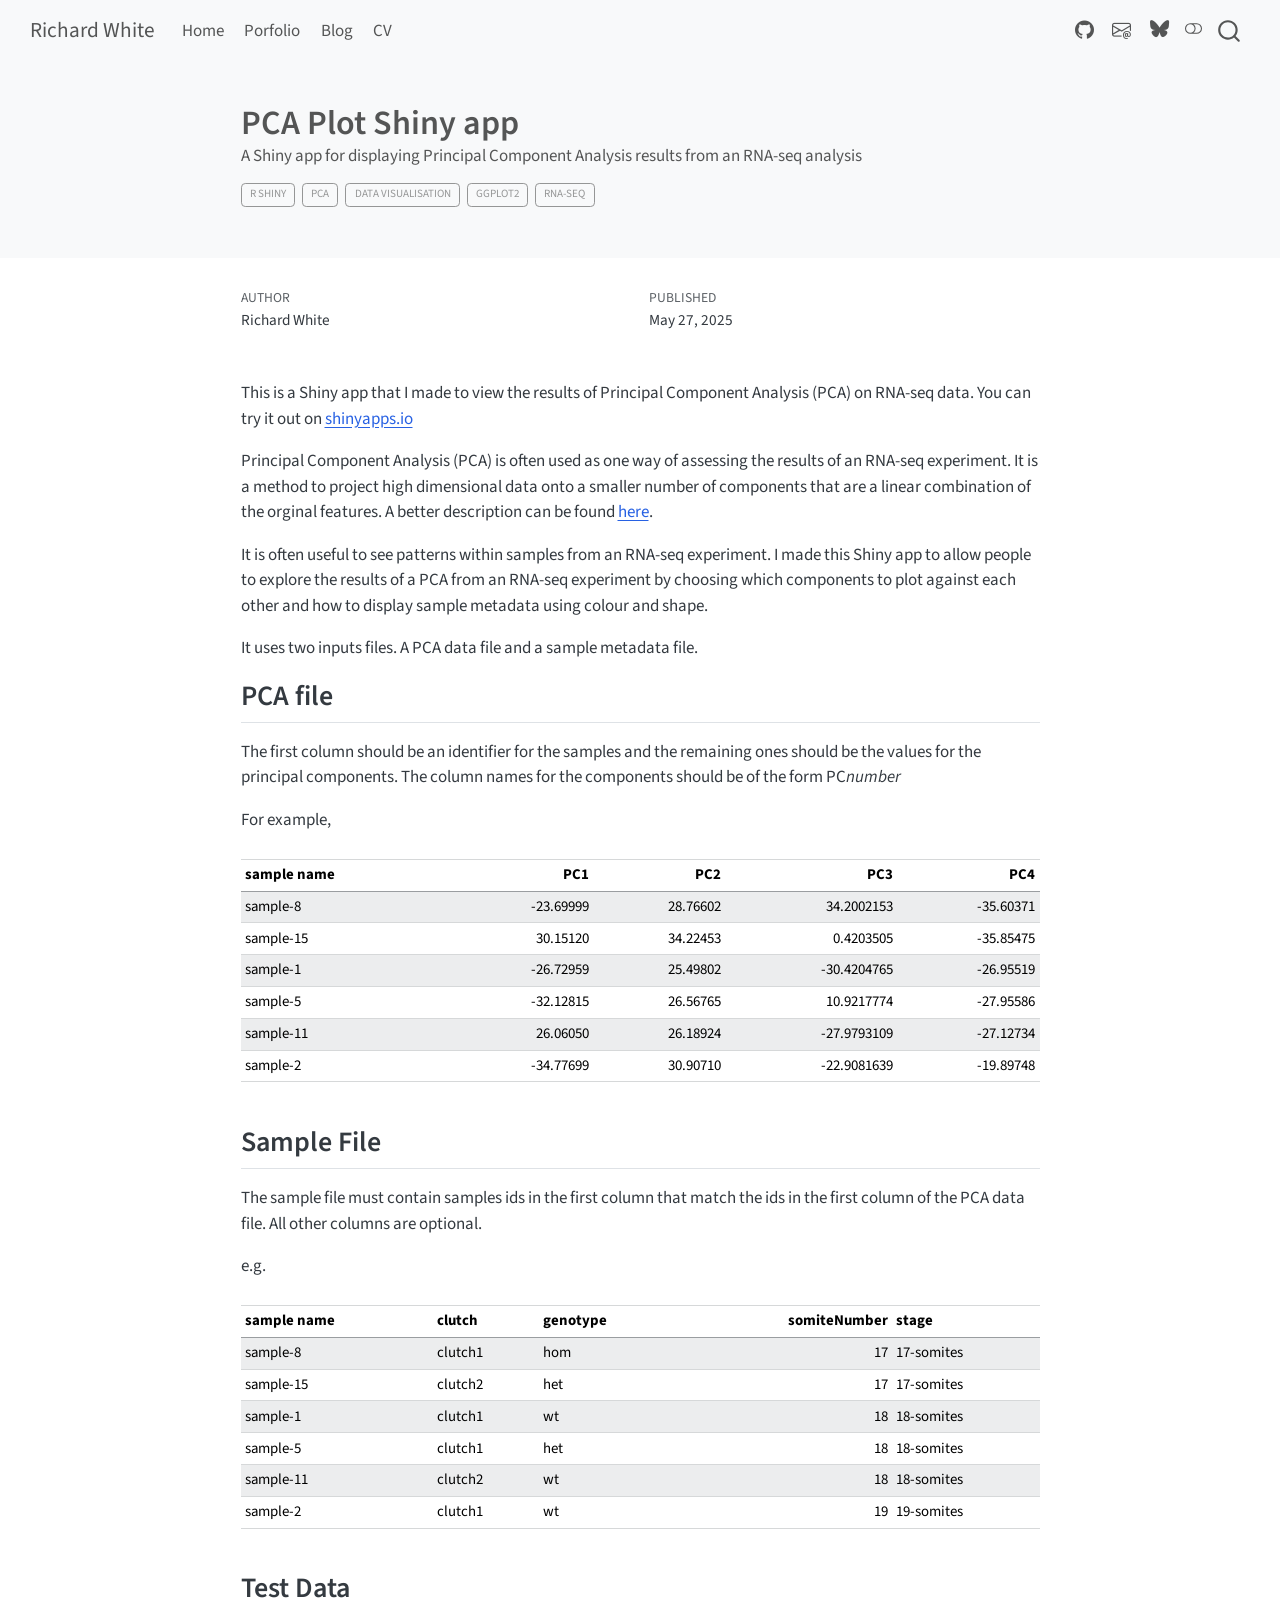
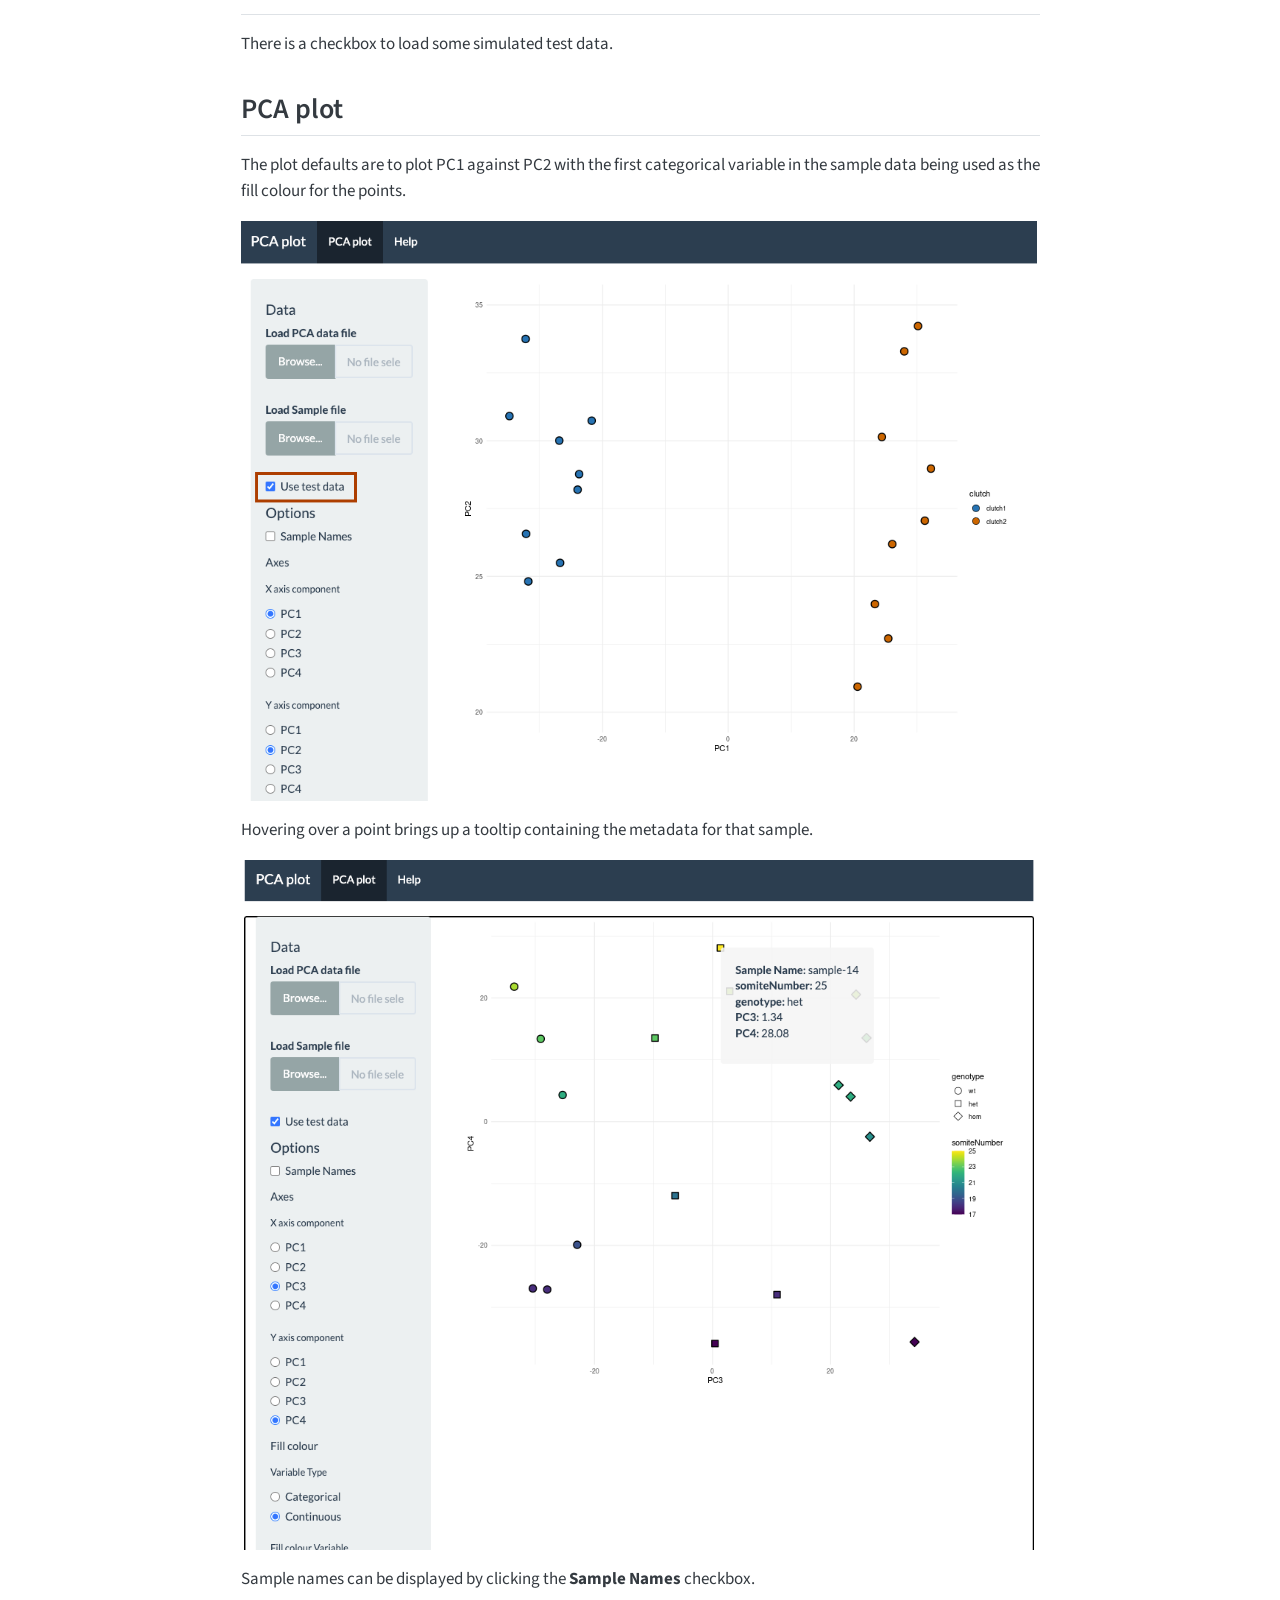
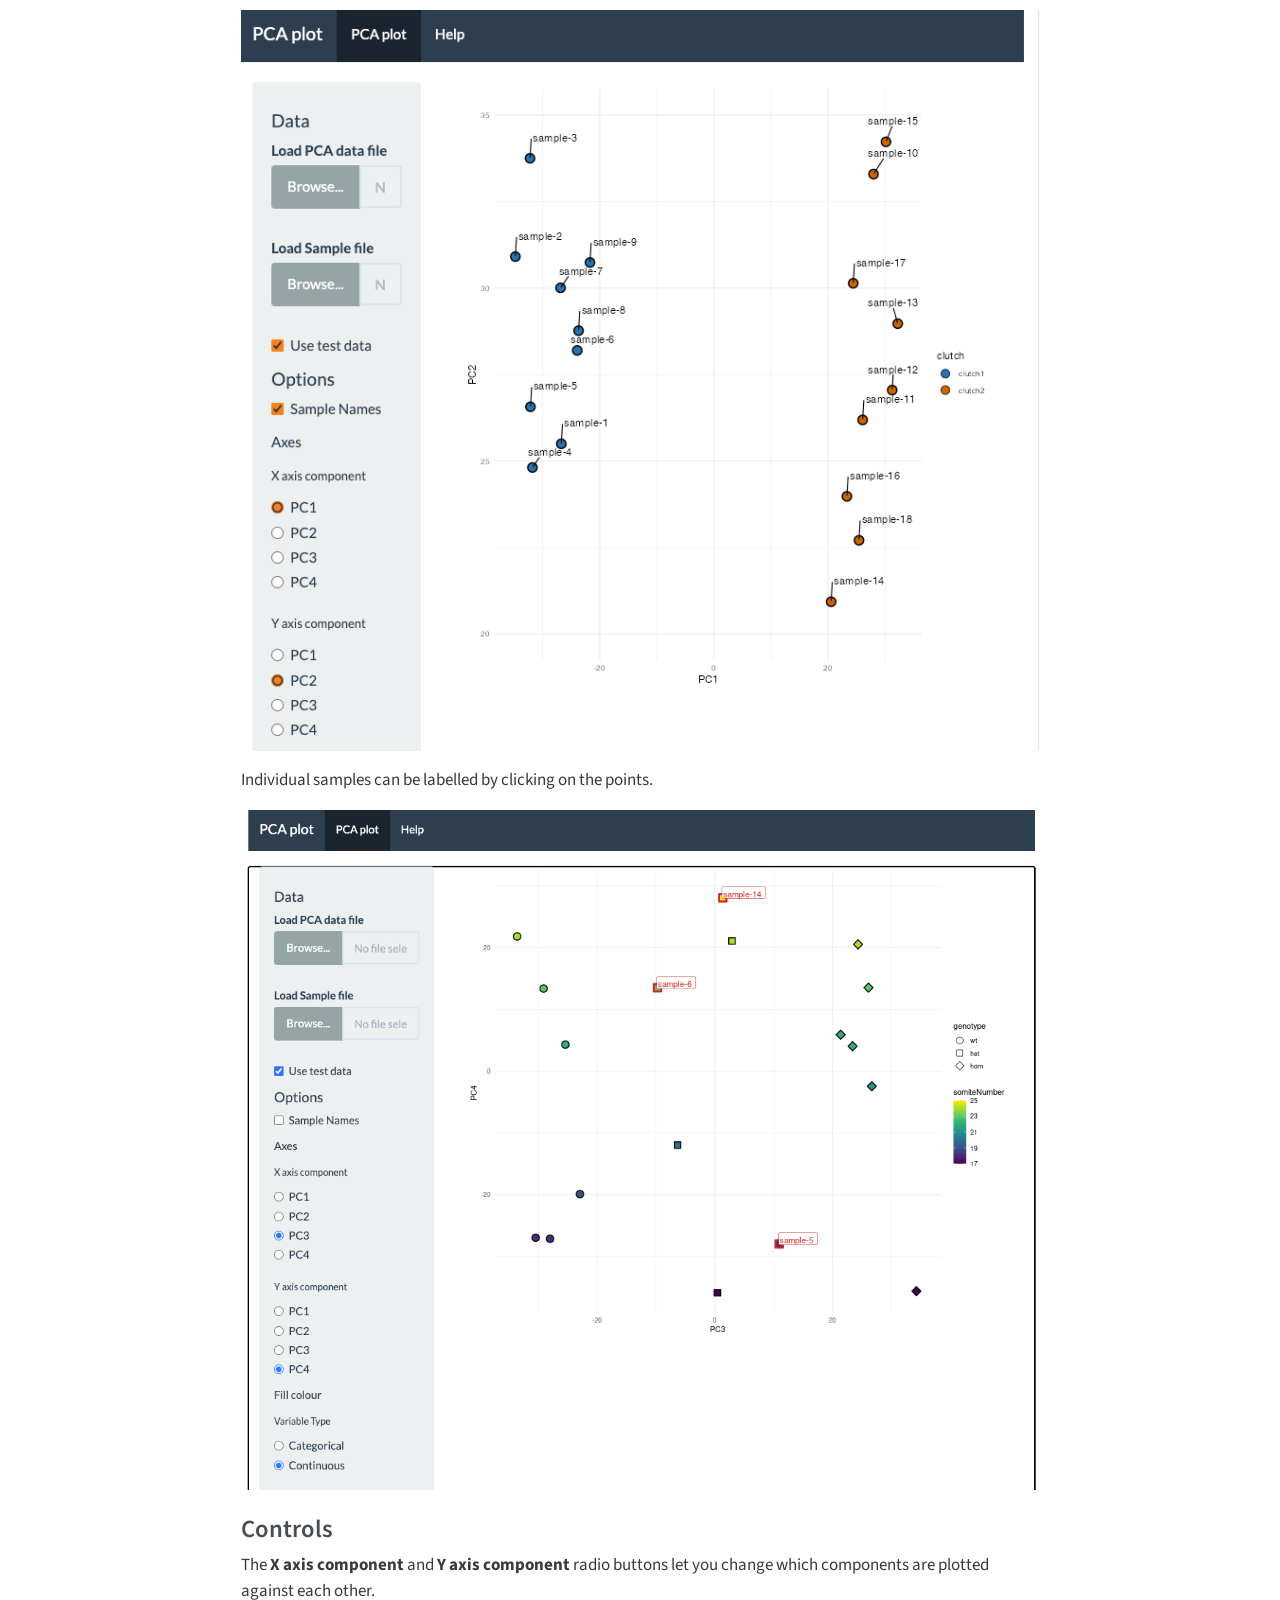
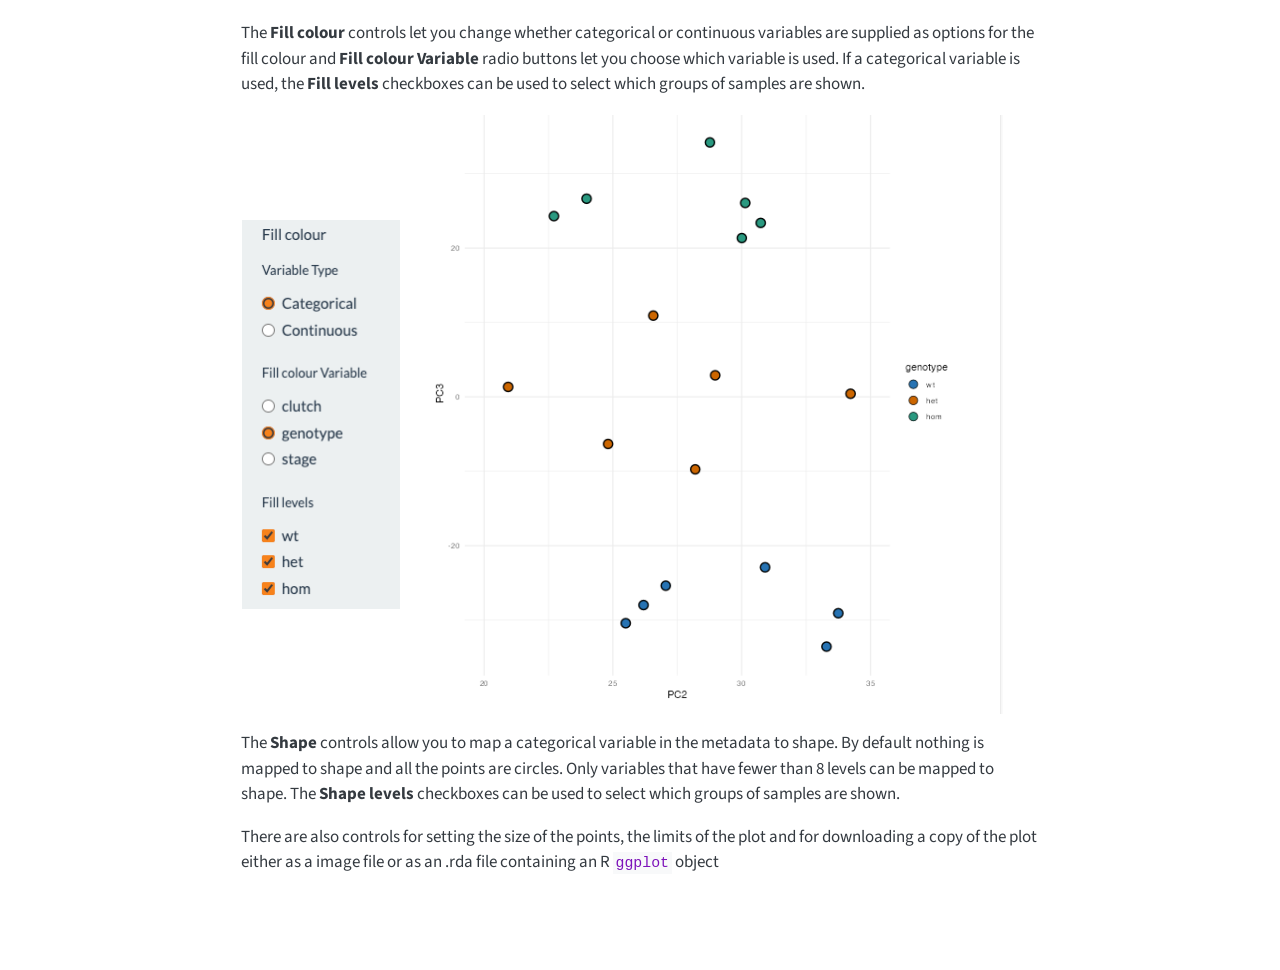
<file: docs/portfolio/pca-plot/index.html>
<!DOCTYPE html>
<html xmlns="http://www.w3.org/1999/xhtml" lang="en" xml:lang="en"><head>

<meta charset="utf-8">
<meta name="generator" content="quarto-1.6.40">

<meta name="viewport" content="width=device-width, initial-scale=1.0, user-scalable=yes">

<meta name="author" content="Richard White">
<meta name="dcterms.date" content="2025-05-27">
<meta name="description" content="A Shiny app for displaying Principal Component Analysis results from an RNA-seq analysis">

<title>PCA Plot Shiny app – Richard White</title>
<style>
code{white-space: pre-wrap;}
span.smallcaps{font-variant: small-caps;}
div.columns{display: flex; gap: min(4vw, 1.5em);}
div.column{flex: auto; overflow-x: auto;}
div.hanging-indent{margin-left: 1.5em; text-indent: -1.5em;}
ul.task-list{list-style: none;}
ul.task-list li input[type="checkbox"] {
  width: 0.8em;
  margin: 0 0.8em 0.2em -1em; /* quarto-specific, see https://github.com/quarto-dev/quarto-cli/issues/4556 */ 
  vertical-align: middle;
}
</style>


<script src="../../site_libs/quarto-nav/quarto-nav.js"></script>
<script src="../../site_libs/quarto-nav/headroom.min.js"></script>
<script src="../../site_libs/clipboard/clipboard.min.js"></script>
<script src="../../site_libs/quarto-search/autocomplete.umd.js"></script>
<script src="../../site_libs/quarto-search/fuse.min.js"></script>
<script src="../../site_libs/quarto-search/quarto-search.js"></script>
<meta name="quarto:offset" content="../../">
<script src="../../site_libs/quarto-html/quarto.js"></script>
<script src="../../site_libs/quarto-html/popper.min.js"></script>
<script src="../../site_libs/quarto-html/tippy.umd.min.js"></script>
<script src="../../site_libs/quarto-html/anchor.min.js"></script>
<link href="../../site_libs/quarto-html/tippy.css" rel="stylesheet">
<link href="../../site_libs/quarto-html/quarto-syntax-highlighting-549806ee2085284f45b00abea8c6df48.css" rel="stylesheet" class="quarto-color-scheme" id="quarto-text-highlighting-styles">
<link href="../../site_libs/quarto-html/quarto-syntax-highlighting-dark-8ea72dc5fed832574809a9c94082fbbb.css" rel="prefetch" class="quarto-color-scheme quarto-color-alternate" id="quarto-text-highlighting-styles">
<script src="../../site_libs/bootstrap/bootstrap.min.js"></script>
<link href="../../site_libs/bootstrap/bootstrap-icons.css" rel="stylesheet">
<link href="../../site_libs/bootstrap/bootstrap-6bd9cfa162949bde0a231f530c97869d.min.css" rel="stylesheet" append-hash="true" class="quarto-color-scheme" id="quarto-bootstrap" data-mode="light">
<link href="../../site_libs/bootstrap/bootstrap-dark-fdf986989e2058d46a90f864900247d8.min.css" rel="prefetch" append-hash="true" class="quarto-color-scheme quarto-color-alternate" id="quarto-bootstrap" data-mode="dark">
<link href="../../site_libs/quarto-contrib/fontawesome6-1.2.0/all.min.css" rel="stylesheet">
<link href="../../site_libs/quarto-contrib/fontawesome6-1.2.0/latex-fontsize.css" rel="stylesheet">
<script id="quarto-search-options" type="application/json">{
  "location": "navbar",
  "copy-button": false,
  "collapse-after": 3,
  "panel-placement": "end",
  "type": "overlay",
  "limit": 50,
  "keyboard-shortcut": [
    "f",
    "/",
    "s"
  ],
  "show-item-context": false,
  "language": {
    "search-no-results-text": "No results",
    "search-matching-documents-text": "matching documents",
    "search-copy-link-title": "Copy link to search",
    "search-hide-matches-text": "Hide additional matches",
    "search-more-match-text": "more match in this document",
    "search-more-matches-text": "more matches in this document",
    "search-clear-button-title": "Clear",
    "search-text-placeholder": "",
    "search-detached-cancel-button-title": "Cancel",
    "search-submit-button-title": "Submit",
    "search-label": "Search"
  }
}</script>


<link rel="stylesheet" href="../../styles.css">
</head>

<body class="nav-fixed fullcontent">

<div id="quarto-search-results"></div>
  <header id="quarto-header" class="headroom fixed-top quarto-banner">
    <nav class="navbar navbar-expand-lg " data-bs-theme="dark">
      <div class="navbar-container container-fluid">
      <div class="navbar-brand-container mx-auto">
    <a class="navbar-brand" href="../../index.html">
    <span class="navbar-title">Richard White</span>
    </a>
  </div>
            <div id="quarto-search" class="" title="Search"></div>
          <button class="navbar-toggler" type="button" data-bs-toggle="collapse" data-bs-target="#navbarCollapse" aria-controls="navbarCollapse" role="menu" aria-expanded="false" aria-label="Toggle navigation" onclick="if (window.quartoToggleHeadroom) { window.quartoToggleHeadroom(); }">
  <span class="navbar-toggler-icon"></span>
</button>
          <div class="collapse navbar-collapse" id="navbarCollapse">
            <ul class="navbar-nav navbar-nav-scroll me-auto">
  <li class="nav-item">
    <a class="nav-link" href="../../index.html"> 
<span class="menu-text">Home</span></a>
  </li>  
  <li class="nav-item">
    <a class="nav-link" href="../../portfolio.html"> 
<span class="menu-text">Porfolio</span></a>
  </li>  
  <li class="nav-item">
    <a class="nav-link" href="../../blog.html"> 
<span class="menu-text">Blog</span></a>
  </li>  
  <li class="nav-item">
    <a class="nav-link" href="../../cv.html"> 
<span class="menu-text">CV</span></a>
  </li>  
</ul>
            <ul class="navbar-nav navbar-nav-scroll ms-auto">
  <li class="nav-item compact">
    <a class="nav-link" href="https://github.com/richysix"> <i class="bi bi-github" role="img">
</i> 
<span class="menu-text"></span></a>
  </li>  
  <li class="nav-item compact">
    <a class="nav-link" href="mailto:rich.white@cantab.net"> <i class="bi bi-envelope-at" role="img">
</i> 
<span class="menu-text"></span></a>
  </li>  
  <li class="nav-item">
    <a class="nav-link" href="https://bsky.app/profile/richysix.bsky.social"> 
<span class="menu-text"><i class="fa-brands fa-bluesky" aria-label="bluesky"></i></span></a>
  </li>  
</ul>
          </div> <!-- /navcollapse -->
            <div class="quarto-navbar-tools">
  <a href="" class="quarto-color-scheme-toggle quarto-navigation-tool  px-1" onclick="window.quartoToggleColorScheme(); return false;" title="Toggle dark mode"><i class="bi"></i></a>
</div>
      </div> <!-- /container-fluid -->
    </nav>
</header>
<!-- content -->
<header id="title-block-header" class="quarto-title-block default page-columns page-full">
  <div class="quarto-title-banner page-columns page-full">
    <div class="quarto-title column-body">
      <h1 class="title">PCA Plot Shiny app</h1>
                  <div>
        <div class="description">
          A Shiny app for displaying Principal Component Analysis results from an RNA-seq analysis
        </div>
      </div>
                          <div class="quarto-categories">
                <div class="quarto-category">R Shiny</div>
                <div class="quarto-category">PCA</div>
                <div class="quarto-category">Data Visualisation</div>
                <div class="quarto-category">ggplot2</div>
                <div class="quarto-category">RNA-seq</div>
              </div>
                  </div>
  </div>
    
  
  <div class="quarto-title-meta">

      <div>
      <div class="quarto-title-meta-heading">Author</div>
      <div class="quarto-title-meta-contents">
               <p>Richard White </p>
            </div>
    </div>
      
      <div>
      <div class="quarto-title-meta-heading">Published</div>
      <div class="quarto-title-meta-contents">
        <p class="date">May 27, 2025</p>
      </div>
    </div>
    
      
    </div>
    
  
  </header><div id="quarto-content" class="quarto-container page-columns page-rows-contents page-layout-article page-navbar">
<!-- sidebar -->
<!-- margin-sidebar -->
    
<!-- main -->
<main class="content quarto-banner-title-block" id="quarto-document-content">





<p>This is a Shiny app that I made to view the results of Principal Component Analysis (PCA) on RNA-seq data. You can try it out on <a href="https://richysix.shinyapps.io/pca_plot">shinyapps.io</a></p>
<p>Principal Component Analysis (PCA) is often used as one way of assessing the results of an RNA-seq experiment. It is a method to project high dimensional data onto a smaller number of components that are a linear combination of the orginal features. A better description can be found <a href="https://www.nature.com/articles/nmeth.4346">here</a>.</p>
<p>It is often useful to see patterns within samples from an RNA-seq experiment. I made this Shiny app to allow people to explore the results of a PCA from an RNA-seq experiment by choosing which components to plot against each other and how to display sample metadata using colour and shape.</p>
<p>It uses two inputs files. A PCA data file and a sample metadata file.</p>
<section id="pca-file" class="level2">
<h2 class="anchored" data-anchor-id="pca-file">PCA file</h2>
<p>The first column should be an identifier for the samples and the remaining ones should be the values for the principal components. The column names for the components should be of the form PC<em>number</em></p>
<p>For example,</p>
<div class="cell">
<div class="cell-output-display">
<table class="table table-light caption-top table-sm table-striped small" data-quarto-postprocess="true">
<thead>
<tr class="header">
<th style="text-align: left;" data-quarto-table-cell-role="th">sample name</th>
<th style="text-align: right;" data-quarto-table-cell-role="th">PC1</th>
<th style="text-align: right;" data-quarto-table-cell-role="th">PC2</th>
<th style="text-align: right;" data-quarto-table-cell-role="th">PC3</th>
<th style="text-align: right;" data-quarto-table-cell-role="th">PC4</th>
</tr>
</thead>
<tbody>
<tr class="odd">
<td style="text-align: left;">sample-8</td>
<td style="text-align: right;">-23.69999</td>
<td style="text-align: right;">28.76602</td>
<td style="text-align: right;">34.2002153</td>
<td style="text-align: right;">-35.60371</td>
</tr>
<tr class="even">
<td style="text-align: left;">sample-15</td>
<td style="text-align: right;">30.15120</td>
<td style="text-align: right;">34.22453</td>
<td style="text-align: right;">0.4203505</td>
<td style="text-align: right;">-35.85475</td>
</tr>
<tr class="odd">
<td style="text-align: left;">sample-1</td>
<td style="text-align: right;">-26.72959</td>
<td style="text-align: right;">25.49802</td>
<td style="text-align: right;">-30.4204765</td>
<td style="text-align: right;">-26.95519</td>
</tr>
<tr class="even">
<td style="text-align: left;">sample-5</td>
<td style="text-align: right;">-32.12815</td>
<td style="text-align: right;">26.56765</td>
<td style="text-align: right;">10.9217774</td>
<td style="text-align: right;">-27.95586</td>
</tr>
<tr class="odd">
<td style="text-align: left;">sample-11</td>
<td style="text-align: right;">26.06050</td>
<td style="text-align: right;">26.18924</td>
<td style="text-align: right;">-27.9793109</td>
<td style="text-align: right;">-27.12734</td>
</tr>
<tr class="even">
<td style="text-align: left;">sample-2</td>
<td style="text-align: right;">-34.77699</td>
<td style="text-align: right;">30.90710</td>
<td style="text-align: right;">-22.9081639</td>
<td style="text-align: right;">-19.89748</td>
</tr>
</tbody>
</table>


</div>
</div>
</section>
<section id="sample-file" class="level2">
<h2 class="anchored" data-anchor-id="sample-file">Sample File</h2>
<p>The sample file must contain samples ids in the first column that match the ids in the first column of the PCA data file. All other columns are optional.</p>
<p>e.g.</p>
<div class="cell">
<div class="cell-output-display">
<table class="table table-light caption-top table-sm table-striped small" data-quarto-postprocess="true">
<thead>
<tr class="header">
<th style="text-align: left;" data-quarto-table-cell-role="th">sample name</th>
<th style="text-align: left;" data-quarto-table-cell-role="th">clutch</th>
<th style="text-align: left;" data-quarto-table-cell-role="th">genotype</th>
<th style="text-align: right;" data-quarto-table-cell-role="th">somiteNumber</th>
<th style="text-align: left;" data-quarto-table-cell-role="th">stage</th>
</tr>
</thead>
<tbody>
<tr class="odd">
<td style="text-align: left;">sample-8</td>
<td style="text-align: left;">clutch1</td>
<td style="text-align: left;">hom</td>
<td style="text-align: right;">17</td>
<td style="text-align: left;">17-somites</td>
</tr>
<tr class="even">
<td style="text-align: left;">sample-15</td>
<td style="text-align: left;">clutch2</td>
<td style="text-align: left;">het</td>
<td style="text-align: right;">17</td>
<td style="text-align: left;">17-somites</td>
</tr>
<tr class="odd">
<td style="text-align: left;">sample-1</td>
<td style="text-align: left;">clutch1</td>
<td style="text-align: left;">wt</td>
<td style="text-align: right;">18</td>
<td style="text-align: left;">18-somites</td>
</tr>
<tr class="even">
<td style="text-align: left;">sample-5</td>
<td style="text-align: left;">clutch1</td>
<td style="text-align: left;">het</td>
<td style="text-align: right;">18</td>
<td style="text-align: left;">18-somites</td>
</tr>
<tr class="odd">
<td style="text-align: left;">sample-11</td>
<td style="text-align: left;">clutch2</td>
<td style="text-align: left;">wt</td>
<td style="text-align: right;">18</td>
<td style="text-align: left;">18-somites</td>
</tr>
<tr class="even">
<td style="text-align: left;">sample-2</td>
<td style="text-align: left;">clutch1</td>
<td style="text-align: left;">wt</td>
<td style="text-align: right;">19</td>
<td style="text-align: left;">19-somites</td>
</tr>
</tbody>
</table>


</div>
</div>
</section>
<section id="test-data" class="level2">
<h2 class="anchored" data-anchor-id="test-data">Test Data</h2>
<p>There is a checkbox to load some simulated test data.</p>
</section>
<section id="pca-plot" class="level2">
<h2 class="anchored" data-anchor-id="pca-plot">PCA plot</h2>
<p>The plot defaults are to plot PC1 against PC2 with the first categorical variable in the sample data being used as the fill colour for the points.</p>
<p><img src="test-data-default.png" class="img-fluid"></p>
<p>Hovering over a point brings up a tooltip containing the metadata for that sample.</p>
<p><img src="tooltip.png" class="img-fluid"></p>
<p>Sample names can be displayed by clicking the <strong>Sample Names</strong> checkbox.</p>
<p><img src="sample-names.png" class="img-fluid"></p>
<p>Individual samples can be labelled by clicking on the points.</p>
<p><img src="labels.png" class="img-fluid"></p>
<section id="controls" class="level3">
<h3 class="anchored" data-anchor-id="controls">Controls</h3>
<p>The <strong>X axis component</strong> and <strong>Y axis component</strong> radio buttons let you change which components are plotted against each other.</p>
<p>The <strong>Fill colour</strong> controls let you change whether categorical or continuous variables are supplied as options for the fill colour and <strong>Fill colour Variable</strong> radio buttons let you choose which variable is used. If a categorical variable is used, the <strong>Fill levels</strong> checkboxes can be used to select which groups of samples are shown.</p>
<div id="fill-controls" style="background-color: #FFFFFF">
<p><img src="fill-colour-controls.png" class="img-fluid" style="width:20.0%"> <img src="fill-colour.png" class="img-fluid" style="width:75.0%"></p>
</div>
<p>The <strong>Shape</strong> controls allow you to map a categorical variable in the metadata to shape. By default nothing is mapped to shape and all the points are circles. Only variables that have fewer than 8 levels can be mapped to shape. The <strong>Shape levels</strong> checkboxes can be used to select which groups of samples are shown.</p>
<p>There are also controls for setting the size of the points, the limits of the plot and for downloading a copy of the plot either as a image file or as an .rda file containing an R <code>ggplot</code> object</p>


</section>
</section>

</main> <!-- /main -->
<script id="quarto-html-after-body" type="application/javascript">
window.document.addEventListener("DOMContentLoaded", function (event) {
  const toggleBodyColorMode = (bsSheetEl) => {
    const mode = bsSheetEl.getAttribute("data-mode");
    const bodyEl = window.document.querySelector("body");
    if (mode === "dark") {
      bodyEl.classList.add("quarto-dark");
      bodyEl.classList.remove("quarto-light");
    } else {
      bodyEl.classList.add("quarto-light");
      bodyEl.classList.remove("quarto-dark");
    }
  }
  const toggleBodyColorPrimary = () => {
    const bsSheetEl = window.document.querySelector("link#quarto-bootstrap");
    if (bsSheetEl) {
      toggleBodyColorMode(bsSheetEl);
    }
  }
  toggleBodyColorPrimary();  
  const disableStylesheet = (stylesheets) => {
    for (let i=0; i < stylesheets.length; i++) {
      const stylesheet = stylesheets[i];
      stylesheet.rel = 'prefetch';
    }
  }
  const enableStylesheet = (stylesheets) => {
    for (let i=0; i < stylesheets.length; i++) {
      const stylesheet = stylesheets[i];
      stylesheet.rel = 'stylesheet';
    }
  }
  const manageTransitions = (selector, allowTransitions) => {
    const els = window.document.querySelectorAll(selector);
    for (let i=0; i < els.length; i++) {
      const el = els[i];
      if (allowTransitions) {
        el.classList.remove('notransition');
      } else {
        el.classList.add('notransition');
      }
    }
  }
  const toggleGiscusIfUsed = (isAlternate, darkModeDefault) => {
    const baseTheme = document.querySelector('#giscus-base-theme')?.value ?? 'light';
    const alternateTheme = document.querySelector('#giscus-alt-theme')?.value ?? 'dark';
    let newTheme = '';
    if(darkModeDefault) {
      newTheme = isAlternate ? baseTheme : alternateTheme;
    } else {
      newTheme = isAlternate ? alternateTheme : baseTheme;
    }
    const changeGiscusTheme = () => {
      // From: https://github.com/giscus/giscus/issues/336
      const sendMessage = (message) => {
        const iframe = document.querySelector('iframe.giscus-frame');
        if (!iframe) return;
        iframe.contentWindow.postMessage({ giscus: message }, 'https://giscus.app');
      }
      sendMessage({
        setConfig: {
          theme: newTheme
        }
      });
    }
    const isGiscussLoaded = window.document.querySelector('iframe.giscus-frame') !== null;
    if (isGiscussLoaded) {
      changeGiscusTheme();
    }
  }
  const toggleColorMode = (alternate) => {
    // Switch the stylesheets
    const alternateStylesheets = window.document.querySelectorAll('link.quarto-color-scheme.quarto-color-alternate');
    manageTransitions('#quarto-margin-sidebar .nav-link', false);
    if (alternate) {
      enableStylesheet(alternateStylesheets);
      for (const sheetNode of alternateStylesheets) {
        if (sheetNode.id === "quarto-bootstrap") {
          toggleBodyColorMode(sheetNode);
        }
      }
    } else {
      disableStylesheet(alternateStylesheets);
      toggleBodyColorPrimary();
    }
    manageTransitions('#quarto-margin-sidebar .nav-link', true);
    // Switch the toggles
    const toggles = window.document.querySelectorAll('.quarto-color-scheme-toggle');
    for (let i=0; i < toggles.length; i++) {
      const toggle = toggles[i];
      if (toggle) {
        if (alternate) {
          toggle.classList.add("alternate");     
        } else {
          toggle.classList.remove("alternate");
        }
      }
    }
    // Hack to workaround the fact that safari doesn't
    // properly recolor the scrollbar when toggling (#1455)
    if (navigator.userAgent.indexOf('Safari') > 0 && navigator.userAgent.indexOf('Chrome') == -1) {
      manageTransitions("body", false);
      window.scrollTo(0, 1);
      setTimeout(() => {
        window.scrollTo(0, 0);
        manageTransitions("body", true);
      }, 40);  
    }
  }
  const isFileUrl = () => { 
    return window.location.protocol === 'file:';
  }
  const hasAlternateSentinel = () => {  
    let styleSentinel = getColorSchemeSentinel();
    if (styleSentinel !== null) {
      return styleSentinel === "alternate";
    } else {
      return false;
    }
  }
  const setStyleSentinel = (alternate) => {
    const value = alternate ? "alternate" : "default";
    if (!isFileUrl()) {
      window.localStorage.setItem("quarto-color-scheme", value);
    } else {
      localAlternateSentinel = value;
    }
  }
  const getColorSchemeSentinel = () => {
    if (!isFileUrl()) {
      const storageValue = window.localStorage.getItem("quarto-color-scheme");
      return storageValue != null ? storageValue : localAlternateSentinel;
    } else {
      return localAlternateSentinel;
    }
  }
  const darkModeDefault = false;
  let localAlternateSentinel = darkModeDefault ? 'alternate' : 'default';
  // Dark / light mode switch
  window.quartoToggleColorScheme = () => {
    // Read the current dark / light value 
    let toAlternate = !hasAlternateSentinel();
    toggleColorMode(toAlternate);
    setStyleSentinel(toAlternate);
    toggleGiscusIfUsed(toAlternate, darkModeDefault);
  };
  // Ensure there is a toggle, if there isn't float one in the top right
  if (window.document.querySelector('.quarto-color-scheme-toggle') === null) {
    const a = window.document.createElement('a');
    a.classList.add('top-right');
    a.classList.add('quarto-color-scheme-toggle');
    a.href = "";
    a.onclick = function() { try { window.quartoToggleColorScheme(); } catch {} return false; };
    const i = window.document.createElement("i");
    i.classList.add('bi');
    a.appendChild(i);
    window.document.body.appendChild(a);
  }
  // Switch to dark mode if need be
  if (hasAlternateSentinel()) {
    toggleColorMode(true);
  } else {
    toggleColorMode(false);
  }
  const icon = "";
  const anchorJS = new window.AnchorJS();
  anchorJS.options = {
    placement: 'right',
    icon: icon
  };
  anchorJS.add('.anchored');
  const isCodeAnnotation = (el) => {
    for (const clz of el.classList) {
      if (clz.startsWith('code-annotation-')) {                     
        return true;
      }
    }
    return false;
  }
  const onCopySuccess = function(e) {
    // button target
    const button = e.trigger;
    // don't keep focus
    button.blur();
    // flash "checked"
    button.classList.add('code-copy-button-checked');
    var currentTitle = button.getAttribute("title");
    button.setAttribute("title", "Copied!");
    let tooltip;
    if (window.bootstrap) {
      button.setAttribute("data-bs-toggle", "tooltip");
      button.setAttribute("data-bs-placement", "left");
      button.setAttribute("data-bs-title", "Copied!");
      tooltip = new bootstrap.Tooltip(button, 
        { trigger: "manual", 
          customClass: "code-copy-button-tooltip",
          offset: [0, -8]});
      tooltip.show();    
    }
    setTimeout(function() {
      if (tooltip) {
        tooltip.hide();
        button.removeAttribute("data-bs-title");
        button.removeAttribute("data-bs-toggle");
        button.removeAttribute("data-bs-placement");
      }
      button.setAttribute("title", currentTitle);
      button.classList.remove('code-copy-button-checked');
    }, 1000);
    // clear code selection
    e.clearSelection();
  }
  const getTextToCopy = function(trigger) {
      const codeEl = trigger.previousElementSibling.cloneNode(true);
      for (const childEl of codeEl.children) {
        if (isCodeAnnotation(childEl)) {
          childEl.remove();
        }
      }
      return codeEl.innerText;
  }
  const clipboard = new window.ClipboardJS('.code-copy-button:not([data-in-quarto-modal])', {
    text: getTextToCopy
  });
  clipboard.on('success', onCopySuccess);
  if (window.document.getElementById('quarto-embedded-source-code-modal')) {
    const clipboardModal = new window.ClipboardJS('.code-copy-button[data-in-quarto-modal]', {
      text: getTextToCopy,
      container: window.document.getElementById('quarto-embedded-source-code-modal')
    });
    clipboardModal.on('success', onCopySuccess);
  }
    var localhostRegex = new RegExp(/^(?:http|https):\/\/localhost\:?[0-9]*\//);
    var mailtoRegex = new RegExp(/^mailto:/);
      var filterRegex = new RegExp('/' + window.location.host + '/');
    var isInternal = (href) => {
        return filterRegex.test(href) || localhostRegex.test(href) || mailtoRegex.test(href);
    }
    // Inspect non-navigation links and adorn them if external
 	var links = window.document.querySelectorAll('a[href]:not(.nav-link):not(.navbar-brand):not(.toc-action):not(.sidebar-link):not(.sidebar-item-toggle):not(.pagination-link):not(.no-external):not([aria-hidden]):not(.dropdown-item):not(.quarto-navigation-tool):not(.about-link)');
    for (var i=0; i<links.length; i++) {
      const link = links[i];
      if (!isInternal(link.href)) {
        // undo the damage that might have been done by quarto-nav.js in the case of
        // links that we want to consider external
        if (link.dataset.originalHref !== undefined) {
          link.href = link.dataset.originalHref;
        }
      }
    }
  function tippyHover(el, contentFn, onTriggerFn, onUntriggerFn) {
    const config = {
      allowHTML: true,
      maxWidth: 500,
      delay: 100,
      arrow: false,
      appendTo: function(el) {
          return el.parentElement;
      },
      interactive: true,
      interactiveBorder: 10,
      theme: 'quarto',
      placement: 'bottom-start',
    };
    if (contentFn) {
      config.content = contentFn;
    }
    if (onTriggerFn) {
      config.onTrigger = onTriggerFn;
    }
    if (onUntriggerFn) {
      config.onUntrigger = onUntriggerFn;
    }
    window.tippy(el, config); 
  }
  const noterefs = window.document.querySelectorAll('a[role="doc-noteref"]');
  for (var i=0; i<noterefs.length; i++) {
    const ref = noterefs[i];
    tippyHover(ref, function() {
      // use id or data attribute instead here
      let href = ref.getAttribute('data-footnote-href') || ref.getAttribute('href');
      try { href = new URL(href).hash; } catch {}
      const id = href.replace(/^#\/?/, "");
      const note = window.document.getElementById(id);
      if (note) {
        return note.innerHTML;
      } else {
        return "";
      }
    });
  }
  const xrefs = window.document.querySelectorAll('a.quarto-xref');
  const processXRef = (id, note) => {
    // Strip column container classes
    const stripColumnClz = (el) => {
      el.classList.remove("page-full", "page-columns");
      if (el.children) {
        for (const child of el.children) {
          stripColumnClz(child);
        }
      }
    }
    stripColumnClz(note)
    if (id === null || id.startsWith('sec-')) {
      // Special case sections, only their first couple elements
      const container = document.createElement("div");
      if (note.children && note.children.length > 2) {
        container.appendChild(note.children[0].cloneNode(true));
        for (let i = 1; i < note.children.length; i++) {
          const child = note.children[i];
          if (child.tagName === "P" && child.innerText === "") {
            continue;
          } else {
            container.appendChild(child.cloneNode(true));
            break;
          }
        }
        if (window.Quarto?.typesetMath) {
          window.Quarto.typesetMath(container);
        }
        return container.innerHTML
      } else {
        if (window.Quarto?.typesetMath) {
          window.Quarto.typesetMath(note);
        }
        return note.innerHTML;
      }
    } else {
      // Remove any anchor links if they are present
      const anchorLink = note.querySelector('a.anchorjs-link');
      if (anchorLink) {
        anchorLink.remove();
      }
      if (window.Quarto?.typesetMath) {
        window.Quarto.typesetMath(note);
      }
      if (note.classList.contains("callout")) {
        return note.outerHTML;
      } else {
        return note.innerHTML;
      }
    }
  }
  for (var i=0; i<xrefs.length; i++) {
    const xref = xrefs[i];
    tippyHover(xref, undefined, function(instance) {
      instance.disable();
      let url = xref.getAttribute('href');
      let hash = undefined; 
      if (url.startsWith('#')) {
        hash = url;
      } else {
        try { hash = new URL(url).hash; } catch {}
      }
      if (hash) {
        const id = hash.replace(/^#\/?/, "");
        const note = window.document.getElementById(id);
        if (note !== null) {
          try {
            const html = processXRef(id, note.cloneNode(true));
            instance.setContent(html);
          } finally {
            instance.enable();
            instance.show();
          }
        } else {
          // See if we can fetch this
          fetch(url.split('#')[0])
          .then(res => res.text())
          .then(html => {
            const parser = new DOMParser();
            const htmlDoc = parser.parseFromString(html, "text/html");
            const note = htmlDoc.getElementById(id);
            if (note !== null) {
              const html = processXRef(id, note);
              instance.setContent(html);
            } 
          }).finally(() => {
            instance.enable();
            instance.show();
          });
        }
      } else {
        // See if we can fetch a full url (with no hash to target)
        // This is a special case and we should probably do some content thinning / targeting
        fetch(url)
        .then(res => res.text())
        .then(html => {
          const parser = new DOMParser();
          const htmlDoc = parser.parseFromString(html, "text/html");
          const note = htmlDoc.querySelector('main.content');
          if (note !== null) {
            // This should only happen for chapter cross references
            // (since there is no id in the URL)
            // remove the first header
            if (note.children.length > 0 && note.children[0].tagName === "HEADER") {
              note.children[0].remove();
            }
            const html = processXRef(null, note);
            instance.setContent(html);
          } 
        }).finally(() => {
          instance.enable();
          instance.show();
        });
      }
    }, function(instance) {
    });
  }
      let selectedAnnoteEl;
      const selectorForAnnotation = ( cell, annotation) => {
        let cellAttr = 'data-code-cell="' + cell + '"';
        let lineAttr = 'data-code-annotation="' +  annotation + '"';
        const selector = 'span[' + cellAttr + '][' + lineAttr + ']';
        return selector;
      }
      const selectCodeLines = (annoteEl) => {
        const doc = window.document;
        const targetCell = annoteEl.getAttribute("data-target-cell");
        const targetAnnotation = annoteEl.getAttribute("data-target-annotation");
        const annoteSpan = window.document.querySelector(selectorForAnnotation(targetCell, targetAnnotation));
        const lines = annoteSpan.getAttribute("data-code-lines").split(",");
        const lineIds = lines.map((line) => {
          return targetCell + "-" + line;
        })
        let top = null;
        let height = null;
        let parent = null;
        if (lineIds.length > 0) {
            //compute the position of the single el (top and bottom and make a div)
            const el = window.document.getElementById(lineIds[0]);
            top = el.offsetTop;
            height = el.offsetHeight;
            parent = el.parentElement.parentElement;
          if (lineIds.length > 1) {
            const lastEl = window.document.getElementById(lineIds[lineIds.length - 1]);
            const bottom = lastEl.offsetTop + lastEl.offsetHeight;
            height = bottom - top;
          }
          if (top !== null && height !== null && parent !== null) {
            // cook up a div (if necessary) and position it 
            let div = window.document.getElementById("code-annotation-line-highlight");
            if (div === null) {
              div = window.document.createElement("div");
              div.setAttribute("id", "code-annotation-line-highlight");
              div.style.position = 'absolute';
              parent.appendChild(div);
            }
            div.style.top = top - 2 + "px";
            div.style.height = height + 4 + "px";
            div.style.left = 0;
            let gutterDiv = window.document.getElementById("code-annotation-line-highlight-gutter");
            if (gutterDiv === null) {
              gutterDiv = window.document.createElement("div");
              gutterDiv.setAttribute("id", "code-annotation-line-highlight-gutter");
              gutterDiv.style.position = 'absolute';
              const codeCell = window.document.getElementById(targetCell);
              const gutter = codeCell.querySelector('.code-annotation-gutter');
              gutter.appendChild(gutterDiv);
            }
            gutterDiv.style.top = top - 2 + "px";
            gutterDiv.style.height = height + 4 + "px";
          }
          selectedAnnoteEl = annoteEl;
        }
      };
      const unselectCodeLines = () => {
        const elementsIds = ["code-annotation-line-highlight", "code-annotation-line-highlight-gutter"];
        elementsIds.forEach((elId) => {
          const div = window.document.getElementById(elId);
          if (div) {
            div.remove();
          }
        });
        selectedAnnoteEl = undefined;
      };
        // Handle positioning of the toggle
    window.addEventListener(
      "resize",
      throttle(() => {
        elRect = undefined;
        if (selectedAnnoteEl) {
          selectCodeLines(selectedAnnoteEl);
        }
      }, 10)
    );
    function throttle(fn, ms) {
    let throttle = false;
    let timer;
      return (...args) => {
        if(!throttle) { // first call gets through
            fn.apply(this, args);
            throttle = true;
        } else { // all the others get throttled
            if(timer) clearTimeout(timer); // cancel #2
            timer = setTimeout(() => {
              fn.apply(this, args);
              timer = throttle = false;
            }, ms);
        }
      };
    }
      // Attach click handler to the DT
      const annoteDls = window.document.querySelectorAll('dt[data-target-cell]');
      for (const annoteDlNode of annoteDls) {
        annoteDlNode.addEventListener('click', (event) => {
          const clickedEl = event.target;
          if (clickedEl !== selectedAnnoteEl) {
            unselectCodeLines();
            const activeEl = window.document.querySelector('dt[data-target-cell].code-annotation-active');
            if (activeEl) {
              activeEl.classList.remove('code-annotation-active');
            }
            selectCodeLines(clickedEl);
            clickedEl.classList.add('code-annotation-active');
          } else {
            // Unselect the line
            unselectCodeLines();
            clickedEl.classList.remove('code-annotation-active');
          }
        });
      }
  const findCites = (el) => {
    const parentEl = el.parentElement;
    if (parentEl) {
      const cites = parentEl.dataset.cites;
      if (cites) {
        return {
          el,
          cites: cites.split(' ')
        };
      } else {
        return findCites(el.parentElement)
      }
    } else {
      return undefined;
    }
  };
  var bibliorefs = window.document.querySelectorAll('a[role="doc-biblioref"]');
  for (var i=0; i<bibliorefs.length; i++) {
    const ref = bibliorefs[i];
    const citeInfo = findCites(ref);
    if (citeInfo) {
      tippyHover(citeInfo.el, function() {
        var popup = window.document.createElement('div');
        citeInfo.cites.forEach(function(cite) {
          var citeDiv = window.document.createElement('div');
          citeDiv.classList.add('hanging-indent');
          citeDiv.classList.add('csl-entry');
          var biblioDiv = window.document.getElementById('ref-' + cite);
          if (biblioDiv) {
            citeDiv.innerHTML = biblioDiv.innerHTML;
          }
          popup.appendChild(citeDiv);
        });
        return popup.innerHTML;
      });
    }
  }
});
</script>
</div> <!-- /content -->




</body></html>
</file>
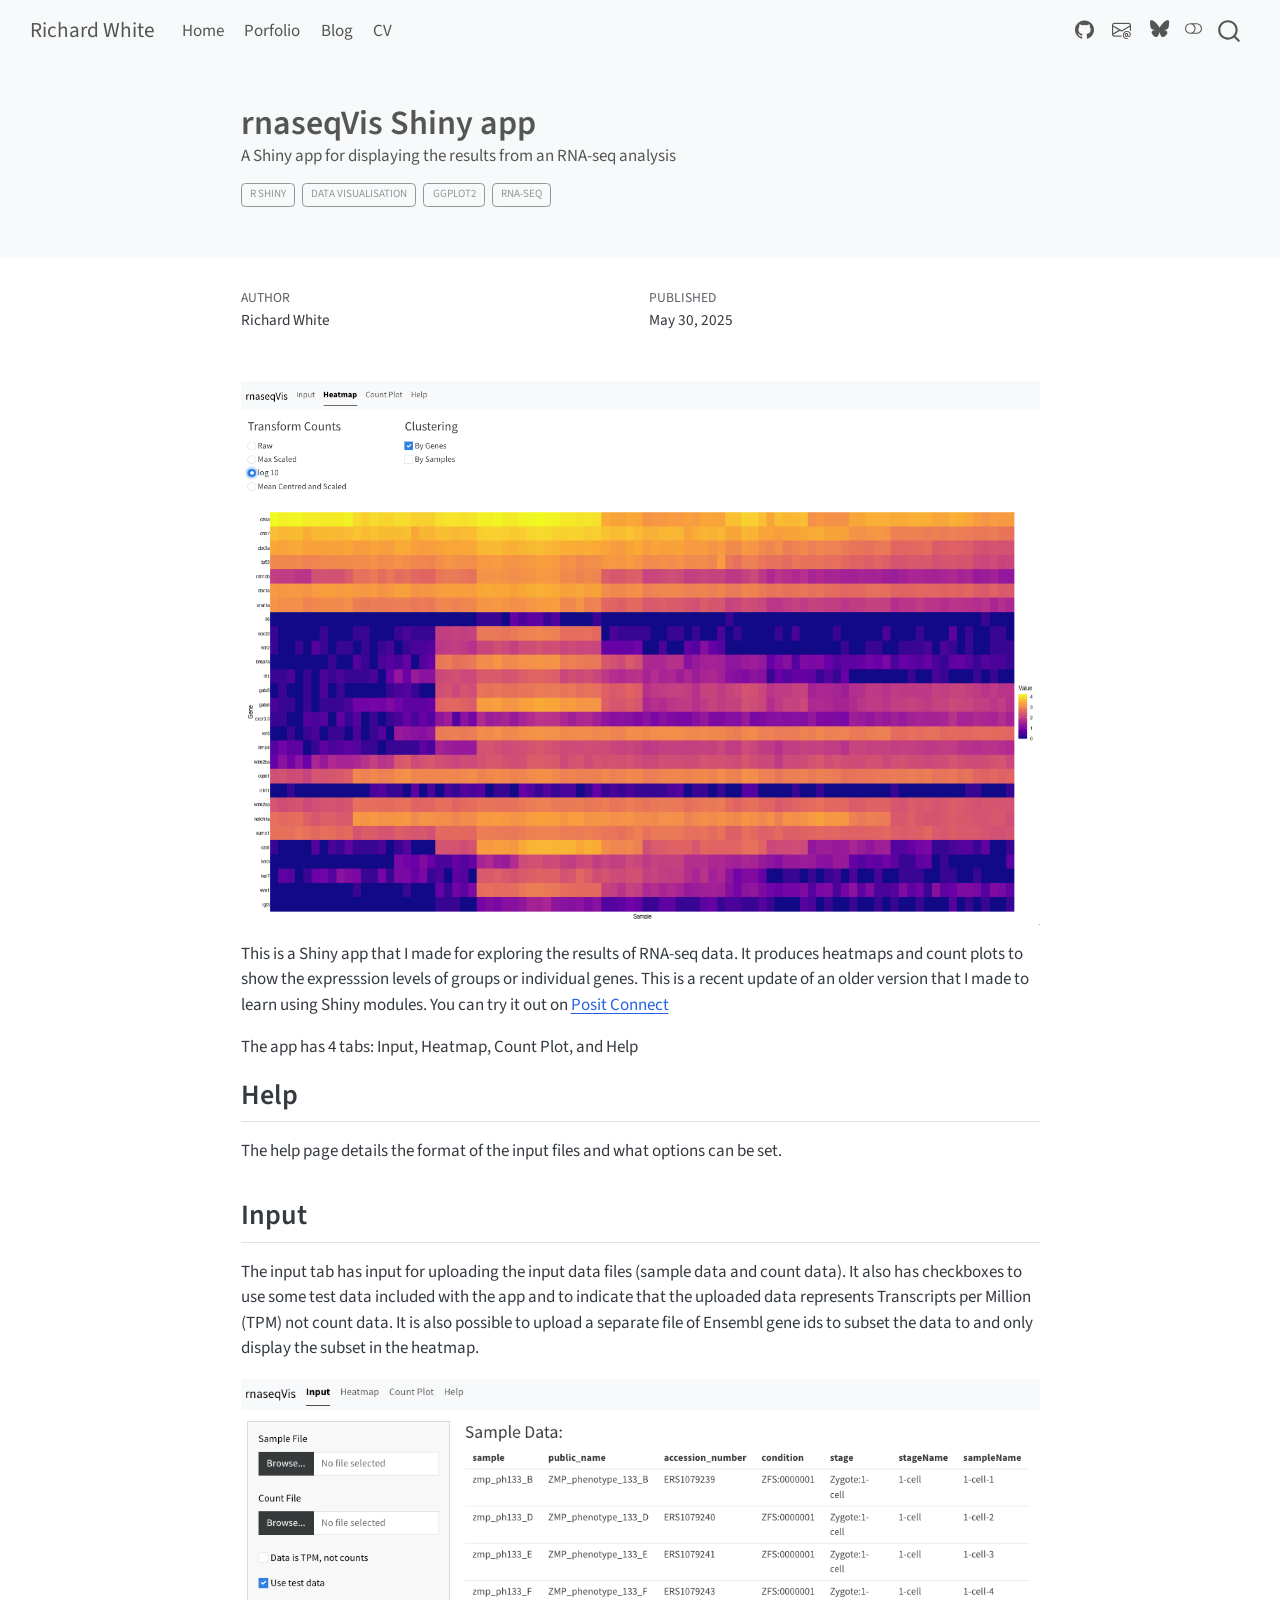
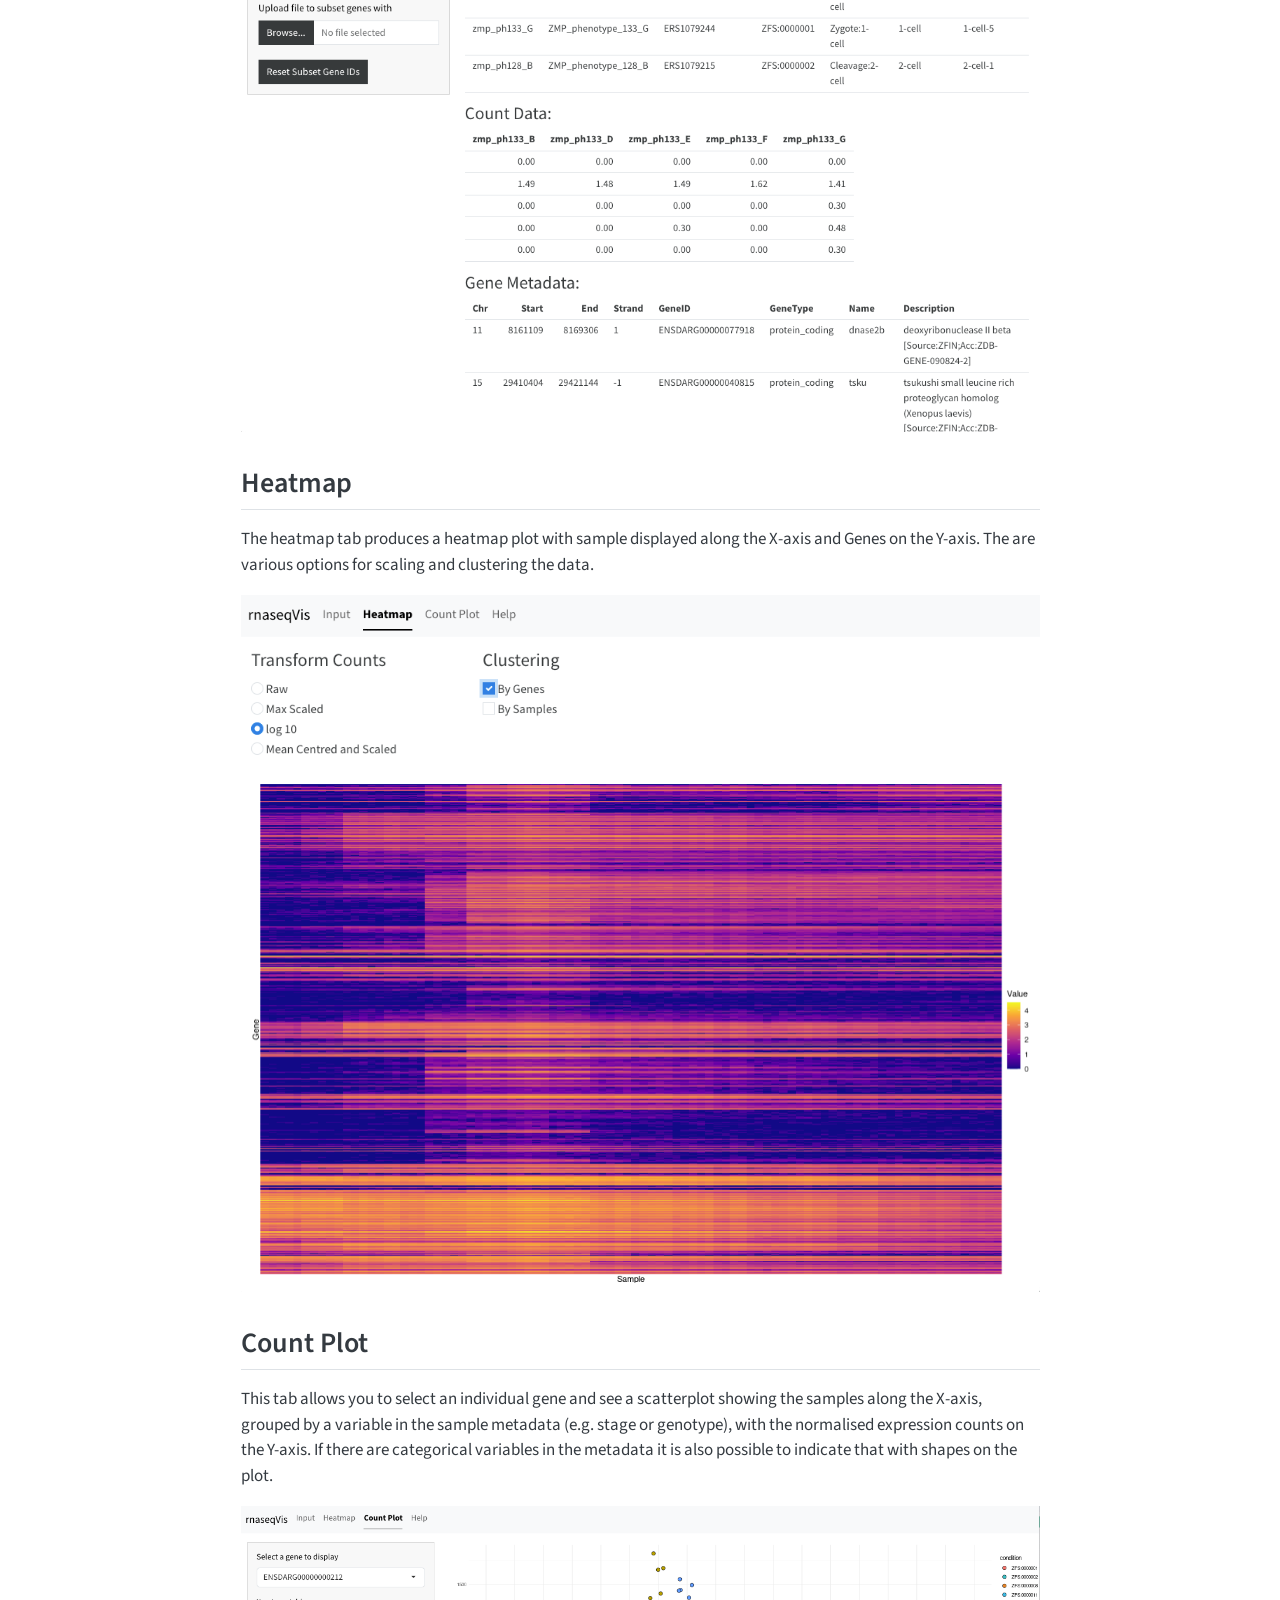
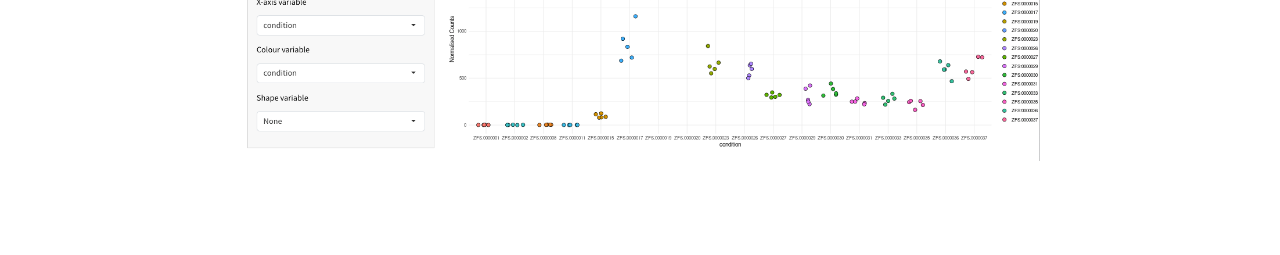
<file: docs/portfolio/rnaseq-vis/index.html>
<!DOCTYPE html>
<html xmlns="http://www.w3.org/1999/xhtml" lang="en" xml:lang="en"><head>

<meta charset="utf-8">
<meta name="generator" content="quarto-1.6.40">

<meta name="viewport" content="width=device-width, initial-scale=1.0, user-scalable=yes">

<meta name="author" content="Richard White">
<meta name="dcterms.date" content="2025-05-30">
<meta name="description" content="A Shiny app for displaying the results from an RNA-seq analysis">

<title>rnaseqVis Shiny app – Richard White</title>
<style>
code{white-space: pre-wrap;}
span.smallcaps{font-variant: small-caps;}
div.columns{display: flex; gap: min(4vw, 1.5em);}
div.column{flex: auto; overflow-x: auto;}
div.hanging-indent{margin-left: 1.5em; text-indent: -1.5em;}
ul.task-list{list-style: none;}
ul.task-list li input[type="checkbox"] {
  width: 0.8em;
  margin: 0 0.8em 0.2em -1em; /* quarto-specific, see https://github.com/quarto-dev/quarto-cli/issues/4556 */ 
  vertical-align: middle;
}
</style>


<script src="../../site_libs/quarto-nav/quarto-nav.js"></script>
<script src="../../site_libs/quarto-nav/headroom.min.js"></script>
<script src="../../site_libs/clipboard/clipboard.min.js"></script>
<script src="../../site_libs/quarto-search/autocomplete.umd.js"></script>
<script src="../../site_libs/quarto-search/fuse.min.js"></script>
<script src="../../site_libs/quarto-search/quarto-search.js"></script>
<meta name="quarto:offset" content="../../">
<script src="../../site_libs/quarto-html/quarto.js"></script>
<script src="../../site_libs/quarto-html/popper.min.js"></script>
<script src="../../site_libs/quarto-html/tippy.umd.min.js"></script>
<script src="../../site_libs/quarto-html/anchor.min.js"></script>
<link href="../../site_libs/quarto-html/tippy.css" rel="stylesheet">
<link href="../../site_libs/quarto-html/quarto-syntax-highlighting-549806ee2085284f45b00abea8c6df48.css" rel="stylesheet" class="quarto-color-scheme" id="quarto-text-highlighting-styles">
<link href="../../site_libs/quarto-html/quarto-syntax-highlighting-dark-8ea72dc5fed832574809a9c94082fbbb.css" rel="prefetch" class="quarto-color-scheme quarto-color-alternate" id="quarto-text-highlighting-styles">
<script src="../../site_libs/bootstrap/bootstrap.min.js"></script>
<link href="../../site_libs/bootstrap/bootstrap-icons.css" rel="stylesheet">
<link href="../../site_libs/bootstrap/bootstrap-6bd9cfa162949bde0a231f530c97869d.min.css" rel="stylesheet" append-hash="true" class="quarto-color-scheme" id="quarto-bootstrap" data-mode="light">
<link href="../../site_libs/bootstrap/bootstrap-dark-fdf986989e2058d46a90f864900247d8.min.css" rel="prefetch" append-hash="true" class="quarto-color-scheme quarto-color-alternate" id="quarto-bootstrap" data-mode="dark">
<link href="../../site_libs/quarto-contrib/fontawesome6-1.2.0/all.min.css" rel="stylesheet">
<link href="../../site_libs/quarto-contrib/fontawesome6-1.2.0/latex-fontsize.css" rel="stylesheet">
<script id="quarto-search-options" type="application/json">{
  "location": "navbar",
  "copy-button": false,
  "collapse-after": 3,
  "panel-placement": "end",
  "type": "overlay",
  "limit": 50,
  "keyboard-shortcut": [
    "f",
    "/",
    "s"
  ],
  "show-item-context": false,
  "language": {
    "search-no-results-text": "No results",
    "search-matching-documents-text": "matching documents",
    "search-copy-link-title": "Copy link to search",
    "search-hide-matches-text": "Hide additional matches",
    "search-more-match-text": "more match in this document",
    "search-more-matches-text": "more matches in this document",
    "search-clear-button-title": "Clear",
    "search-text-placeholder": "",
    "search-detached-cancel-button-title": "Cancel",
    "search-submit-button-title": "Submit",
    "search-label": "Search"
  }
}</script>


<link rel="stylesheet" href="../../styles.css">
</head>

<body class="nav-fixed fullcontent">

<div id="quarto-search-results"></div>
  <header id="quarto-header" class="headroom fixed-top quarto-banner">
    <nav class="navbar navbar-expand-lg " data-bs-theme="dark">
      <div class="navbar-container container-fluid">
      <div class="navbar-brand-container mx-auto">
    <a class="navbar-brand" href="../../index.html">
    <span class="navbar-title">Richard White</span>
    </a>
  </div>
            <div id="quarto-search" class="" title="Search"></div>
          <button class="navbar-toggler" type="button" data-bs-toggle="collapse" data-bs-target="#navbarCollapse" aria-controls="navbarCollapse" role="menu" aria-expanded="false" aria-label="Toggle navigation" onclick="if (window.quartoToggleHeadroom) { window.quartoToggleHeadroom(); }">
  <span class="navbar-toggler-icon"></span>
</button>
          <div class="collapse navbar-collapse" id="navbarCollapse">
            <ul class="navbar-nav navbar-nav-scroll me-auto">
  <li class="nav-item">
    <a class="nav-link" href="../../index.html"> 
<span class="menu-text">Home</span></a>
  </li>  
  <li class="nav-item">
    <a class="nav-link" href="../../portfolio.html"> 
<span class="menu-text">Porfolio</span></a>
  </li>  
  <li class="nav-item">
    <a class="nav-link" href="../../blog.html"> 
<span class="menu-text">Blog</span></a>
  </li>  
  <li class="nav-item">
    <a class="nav-link" href="../../cv.html"> 
<span class="menu-text">CV</span></a>
  </li>  
</ul>
            <ul class="navbar-nav navbar-nav-scroll ms-auto">
  <li class="nav-item compact">
    <a class="nav-link" href="https://github.com/richysix"> <i class="bi bi-github" role="img">
</i> 
<span class="menu-text"></span></a>
  </li>  
  <li class="nav-item compact">
    <a class="nav-link" href="mailto:rich.white@cantab.net"> <i class="bi bi-envelope-at" role="img">
</i> 
<span class="menu-text"></span></a>
  </li>  
  <li class="nav-item">
    <a class="nav-link" href="https://bsky.app/profile/richysix.bsky.social"> 
<span class="menu-text"><i class="fa-brands fa-bluesky" aria-label="bluesky"></i></span></a>
  </li>  
</ul>
          </div> <!-- /navcollapse -->
            <div class="quarto-navbar-tools">
  <a href="" class="quarto-color-scheme-toggle quarto-navigation-tool  px-1" onclick="window.quartoToggleColorScheme(); return false;" title="Toggle dark mode"><i class="bi"></i></a>
</div>
      </div> <!-- /container-fluid -->
    </nav>
</header>
<!-- content -->
<header id="title-block-header" class="quarto-title-block default page-columns page-full">
  <div class="quarto-title-banner page-columns page-full">
    <div class="quarto-title column-body">
      <h1 class="title">rnaseqVis Shiny app</h1>
                  <div>
        <div class="description">
          A Shiny app for displaying the results from an RNA-seq analysis
        </div>
      </div>
                          <div class="quarto-categories">
                <div class="quarto-category">R Shiny</div>
                <div class="quarto-category">Data Visualisation</div>
                <div class="quarto-category">ggplot2</div>
                <div class="quarto-category">RNA-seq</div>
              </div>
                  </div>
  </div>
    
  
  <div class="quarto-title-meta">

      <div>
      <div class="quarto-title-meta-heading">Author</div>
      <div class="quarto-title-meta-contents">
               <p>Richard White </p>
            </div>
    </div>
      
      <div>
      <div class="quarto-title-meta-heading">Published</div>
      <div class="quarto-title-meta-contents">
        <p class="date">May 30, 2025</p>
      </div>
    </div>
    
      
    </div>
    
  
  </header><div id="quarto-content" class="quarto-container page-columns page-rows-contents page-layout-article page-navbar">
<!-- sidebar -->
<!-- margin-sidebar -->
    
<!-- main -->
<main class="content quarto-banner-title-block" id="quarto-document-content">





<p><img src="subset-heatmap.png" class="img-fluid"></p>
<p>This is a Shiny app that I made for exploring the results of RNA-seq data. It produces heatmaps and count plots to show the expresssion levels of groups or individual genes. This is a recent update of an older version that I made to learn using Shiny modules. You can try it out on <a href="https://019658d9-521a-3d9f-fd3f-8d5cd9302c19.share.connect.posit.cloud/">Posit Connect</a></p>
<p>The app has 4 tabs: Input, Heatmap, Count Plot, and Help</p>
<section id="help" class="level2">
<h2 class="anchored" data-anchor-id="help">Help</h2>
<p>The help page details the format of the input files and what options can be set.</p>
</section>
<section id="input" class="level2">
<h2 class="anchored" data-anchor-id="input">Input</h2>
<p>The input tab has input for uploading the input data files (sample data and count data). It also has checkboxes to use some test data included with the app and to indicate that the uploaded data represents Transcripts per Million (TPM) not count data. It is also possible to upload a separate file of Ensembl gene ids to subset the data to and only display the subset in the heatmap.</p>
<p><img src="input.png" class="img-fluid" data-fig.alt="Image of a web page with input boxes on the left and tables of data displayed on the right"></p>
</section>
<section id="heatmap" class="level2">
<h2 class="anchored" data-anchor-id="heatmap">Heatmap</h2>
<p>The heatmap tab produces a heatmap plot with sample displayed along the X-axis and Genes on the Y-axis. The are various options for scaling and clustering the data.</p>
<p><img src="heatmap.png" class="img-fluid" data-fig.alt="Radio buttons and checkboxes for different scaling and  clustering options above a gene expression heatmap"></p>
</section>
<section id="count-plot" class="level2">
<h2 class="anchored" data-anchor-id="count-plot">Count Plot</h2>
<p>This tab allows you to select an individual gene and see a scatterplot showing the samples along the X-axis, grouped by a variable in the sample metadata (e.g.&nbsp;stage or genotype), with the normalised expression counts on the Y-axis. If there are categorical variables in the metadata it is also possible to indicate that with shapes on the plot.</p>
<p><img src="count_plot.png" class="img-fluid" data-fig.alt="A sidebar of pulldown menus for selecting the plot options  with an x-y scatterplot showing the expression of a gene over time.  The values peak in the middle of the timeframe"></p>


</section>

</main> <!-- /main -->
<script id="quarto-html-after-body" type="application/javascript">
window.document.addEventListener("DOMContentLoaded", function (event) {
  const toggleBodyColorMode = (bsSheetEl) => {
    const mode = bsSheetEl.getAttribute("data-mode");
    const bodyEl = window.document.querySelector("body");
    if (mode === "dark") {
      bodyEl.classList.add("quarto-dark");
      bodyEl.classList.remove("quarto-light");
    } else {
      bodyEl.classList.add("quarto-light");
      bodyEl.classList.remove("quarto-dark");
    }
  }
  const toggleBodyColorPrimary = () => {
    const bsSheetEl = window.document.querySelector("link#quarto-bootstrap");
    if (bsSheetEl) {
      toggleBodyColorMode(bsSheetEl);
    }
  }
  toggleBodyColorPrimary();  
  const disableStylesheet = (stylesheets) => {
    for (let i=0; i < stylesheets.length; i++) {
      const stylesheet = stylesheets[i];
      stylesheet.rel = 'prefetch';
    }
  }
  const enableStylesheet = (stylesheets) => {
    for (let i=0; i < stylesheets.length; i++) {
      const stylesheet = stylesheets[i];
      stylesheet.rel = 'stylesheet';
    }
  }
  const manageTransitions = (selector, allowTransitions) => {
    const els = window.document.querySelectorAll(selector);
    for (let i=0; i < els.length; i++) {
      const el = els[i];
      if (allowTransitions) {
        el.classList.remove('notransition');
      } else {
        el.classList.add('notransition');
      }
    }
  }
  const toggleGiscusIfUsed = (isAlternate, darkModeDefault) => {
    const baseTheme = document.querySelector('#giscus-base-theme')?.value ?? 'light';
    const alternateTheme = document.querySelector('#giscus-alt-theme')?.value ?? 'dark';
    let newTheme = '';
    if(darkModeDefault) {
      newTheme = isAlternate ? baseTheme : alternateTheme;
    } else {
      newTheme = isAlternate ? alternateTheme : baseTheme;
    }
    const changeGiscusTheme = () => {
      // From: https://github.com/giscus/giscus/issues/336
      const sendMessage = (message) => {
        const iframe = document.querySelector('iframe.giscus-frame');
        if (!iframe) return;
        iframe.contentWindow.postMessage({ giscus: message }, 'https://giscus.app');
      }
      sendMessage({
        setConfig: {
          theme: newTheme
        }
      });
    }
    const isGiscussLoaded = window.document.querySelector('iframe.giscus-frame') !== null;
    if (isGiscussLoaded) {
      changeGiscusTheme();
    }
  }
  const toggleColorMode = (alternate) => {
    // Switch the stylesheets
    const alternateStylesheets = window.document.querySelectorAll('link.quarto-color-scheme.quarto-color-alternate');
    manageTransitions('#quarto-margin-sidebar .nav-link', false);
    if (alternate) {
      enableStylesheet(alternateStylesheets);
      for (const sheetNode of alternateStylesheets) {
        if (sheetNode.id === "quarto-bootstrap") {
          toggleBodyColorMode(sheetNode);
        }
      }
    } else {
      disableStylesheet(alternateStylesheets);
      toggleBodyColorPrimary();
    }
    manageTransitions('#quarto-margin-sidebar .nav-link', true);
    // Switch the toggles
    const toggles = window.document.querySelectorAll('.quarto-color-scheme-toggle');
    for (let i=0; i < toggles.length; i++) {
      const toggle = toggles[i];
      if (toggle) {
        if (alternate) {
          toggle.classList.add("alternate");     
        } else {
          toggle.classList.remove("alternate");
        }
      }
    }
    // Hack to workaround the fact that safari doesn't
    // properly recolor the scrollbar when toggling (#1455)
    if (navigator.userAgent.indexOf('Safari') > 0 && navigator.userAgent.indexOf('Chrome') == -1) {
      manageTransitions("body", false);
      window.scrollTo(0, 1);
      setTimeout(() => {
        window.scrollTo(0, 0);
        manageTransitions("body", true);
      }, 40);  
    }
  }
  const isFileUrl = () => { 
    return window.location.protocol === 'file:';
  }
  const hasAlternateSentinel = () => {  
    let styleSentinel = getColorSchemeSentinel();
    if (styleSentinel !== null) {
      return styleSentinel === "alternate";
    } else {
      return false;
    }
  }
  const setStyleSentinel = (alternate) => {
    const value = alternate ? "alternate" : "default";
    if (!isFileUrl()) {
      window.localStorage.setItem("quarto-color-scheme", value);
    } else {
      localAlternateSentinel = value;
    }
  }
  const getColorSchemeSentinel = () => {
    if (!isFileUrl()) {
      const storageValue = window.localStorage.getItem("quarto-color-scheme");
      return storageValue != null ? storageValue : localAlternateSentinel;
    } else {
      return localAlternateSentinel;
    }
  }
  const darkModeDefault = false;
  let localAlternateSentinel = darkModeDefault ? 'alternate' : 'default';
  // Dark / light mode switch
  window.quartoToggleColorScheme = () => {
    // Read the current dark / light value 
    let toAlternate = !hasAlternateSentinel();
    toggleColorMode(toAlternate);
    setStyleSentinel(toAlternate);
    toggleGiscusIfUsed(toAlternate, darkModeDefault);
  };
  // Ensure there is a toggle, if there isn't float one in the top right
  if (window.document.querySelector('.quarto-color-scheme-toggle') === null) {
    const a = window.document.createElement('a');
    a.classList.add('top-right');
    a.classList.add('quarto-color-scheme-toggle');
    a.href = "";
    a.onclick = function() { try { window.quartoToggleColorScheme(); } catch {} return false; };
    const i = window.document.createElement("i");
    i.classList.add('bi');
    a.appendChild(i);
    window.document.body.appendChild(a);
  }
  // Switch to dark mode if need be
  if (hasAlternateSentinel()) {
    toggleColorMode(true);
  } else {
    toggleColorMode(false);
  }
  const icon = "";
  const anchorJS = new window.AnchorJS();
  anchorJS.options = {
    placement: 'right',
    icon: icon
  };
  anchorJS.add('.anchored');
  const isCodeAnnotation = (el) => {
    for (const clz of el.classList) {
      if (clz.startsWith('code-annotation-')) {                     
        return true;
      }
    }
    return false;
  }
  const onCopySuccess = function(e) {
    // button target
    const button = e.trigger;
    // don't keep focus
    button.blur();
    // flash "checked"
    button.classList.add('code-copy-button-checked');
    var currentTitle = button.getAttribute("title");
    button.setAttribute("title", "Copied!");
    let tooltip;
    if (window.bootstrap) {
      button.setAttribute("data-bs-toggle", "tooltip");
      button.setAttribute("data-bs-placement", "left");
      button.setAttribute("data-bs-title", "Copied!");
      tooltip = new bootstrap.Tooltip(button, 
        { trigger: "manual", 
          customClass: "code-copy-button-tooltip",
          offset: [0, -8]});
      tooltip.show();    
    }
    setTimeout(function() {
      if (tooltip) {
        tooltip.hide();
        button.removeAttribute("data-bs-title");
        button.removeAttribute("data-bs-toggle");
        button.removeAttribute("data-bs-placement");
      }
      button.setAttribute("title", currentTitle);
      button.classList.remove('code-copy-button-checked');
    }, 1000);
    // clear code selection
    e.clearSelection();
  }
  const getTextToCopy = function(trigger) {
      const codeEl = trigger.previousElementSibling.cloneNode(true);
      for (const childEl of codeEl.children) {
        if (isCodeAnnotation(childEl)) {
          childEl.remove();
        }
      }
      return codeEl.innerText;
  }
  const clipboard = new window.ClipboardJS('.code-copy-button:not([data-in-quarto-modal])', {
    text: getTextToCopy
  });
  clipboard.on('success', onCopySuccess);
  if (window.document.getElementById('quarto-embedded-source-code-modal')) {
    const clipboardModal = new window.ClipboardJS('.code-copy-button[data-in-quarto-modal]', {
      text: getTextToCopy,
      container: window.document.getElementById('quarto-embedded-source-code-modal')
    });
    clipboardModal.on('success', onCopySuccess);
  }
    var localhostRegex = new RegExp(/^(?:http|https):\/\/localhost\:?[0-9]*\//);
    var mailtoRegex = new RegExp(/^mailto:/);
      var filterRegex = new RegExp('/' + window.location.host + '/');
    var isInternal = (href) => {
        return filterRegex.test(href) || localhostRegex.test(href) || mailtoRegex.test(href);
    }
    // Inspect non-navigation links and adorn them if external
 	var links = window.document.querySelectorAll('a[href]:not(.nav-link):not(.navbar-brand):not(.toc-action):not(.sidebar-link):not(.sidebar-item-toggle):not(.pagination-link):not(.no-external):not([aria-hidden]):not(.dropdown-item):not(.quarto-navigation-tool):not(.about-link)');
    for (var i=0; i<links.length; i++) {
      const link = links[i];
      if (!isInternal(link.href)) {
        // undo the damage that might have been done by quarto-nav.js in the case of
        // links that we want to consider external
        if (link.dataset.originalHref !== undefined) {
          link.href = link.dataset.originalHref;
        }
      }
    }
  function tippyHover(el, contentFn, onTriggerFn, onUntriggerFn) {
    const config = {
      allowHTML: true,
      maxWidth: 500,
      delay: 100,
      arrow: false,
      appendTo: function(el) {
          return el.parentElement;
      },
      interactive: true,
      interactiveBorder: 10,
      theme: 'quarto',
      placement: 'bottom-start',
    };
    if (contentFn) {
      config.content = contentFn;
    }
    if (onTriggerFn) {
      config.onTrigger = onTriggerFn;
    }
    if (onUntriggerFn) {
      config.onUntrigger = onUntriggerFn;
    }
    window.tippy(el, config); 
  }
  const noterefs = window.document.querySelectorAll('a[role="doc-noteref"]');
  for (var i=0; i<noterefs.length; i++) {
    const ref = noterefs[i];
    tippyHover(ref, function() {
      // use id or data attribute instead here
      let href = ref.getAttribute('data-footnote-href') || ref.getAttribute('href');
      try { href = new URL(href).hash; } catch {}
      const id = href.replace(/^#\/?/, "");
      const note = window.document.getElementById(id);
      if (note) {
        return note.innerHTML;
      } else {
        return "";
      }
    });
  }
  const xrefs = window.document.querySelectorAll('a.quarto-xref');
  const processXRef = (id, note) => {
    // Strip column container classes
    const stripColumnClz = (el) => {
      el.classList.remove("page-full", "page-columns");
      if (el.children) {
        for (const child of el.children) {
          stripColumnClz(child);
        }
      }
    }
    stripColumnClz(note)
    if (id === null || id.startsWith('sec-')) {
      // Special case sections, only their first couple elements
      const container = document.createElement("div");
      if (note.children && note.children.length > 2) {
        container.appendChild(note.children[0].cloneNode(true));
        for (let i = 1; i < note.children.length; i++) {
          const child = note.children[i];
          if (child.tagName === "P" && child.innerText === "") {
            continue;
          } else {
            container.appendChild(child.cloneNode(true));
            break;
          }
        }
        if (window.Quarto?.typesetMath) {
          window.Quarto.typesetMath(container);
        }
        return container.innerHTML
      } else {
        if (window.Quarto?.typesetMath) {
          window.Quarto.typesetMath(note);
        }
        return note.innerHTML;
      }
    } else {
      // Remove any anchor links if they are present
      const anchorLink = note.querySelector('a.anchorjs-link');
      if (anchorLink) {
        anchorLink.remove();
      }
      if (window.Quarto?.typesetMath) {
        window.Quarto.typesetMath(note);
      }
      if (note.classList.contains("callout")) {
        return note.outerHTML;
      } else {
        return note.innerHTML;
      }
    }
  }
  for (var i=0; i<xrefs.length; i++) {
    const xref = xrefs[i];
    tippyHover(xref, undefined, function(instance) {
      instance.disable();
      let url = xref.getAttribute('href');
      let hash = undefined; 
      if (url.startsWith('#')) {
        hash = url;
      } else {
        try { hash = new URL(url).hash; } catch {}
      }
      if (hash) {
        const id = hash.replace(/^#\/?/, "");
        const note = window.document.getElementById(id);
        if (note !== null) {
          try {
            const html = processXRef(id, note.cloneNode(true));
            instance.setContent(html);
          } finally {
            instance.enable();
            instance.show();
          }
        } else {
          // See if we can fetch this
          fetch(url.split('#')[0])
          .then(res => res.text())
          .then(html => {
            const parser = new DOMParser();
            const htmlDoc = parser.parseFromString(html, "text/html");
            const note = htmlDoc.getElementById(id);
            if (note !== null) {
              const html = processXRef(id, note);
              instance.setContent(html);
            } 
          }).finally(() => {
            instance.enable();
            instance.show();
          });
        }
      } else {
        // See if we can fetch a full url (with no hash to target)
        // This is a special case and we should probably do some content thinning / targeting
        fetch(url)
        .then(res => res.text())
        .then(html => {
          const parser = new DOMParser();
          const htmlDoc = parser.parseFromString(html, "text/html");
          const note = htmlDoc.querySelector('main.content');
          if (note !== null) {
            // This should only happen for chapter cross references
            // (since there is no id in the URL)
            // remove the first header
            if (note.children.length > 0 && note.children[0].tagName === "HEADER") {
              note.children[0].remove();
            }
            const html = processXRef(null, note);
            instance.setContent(html);
          } 
        }).finally(() => {
          instance.enable();
          instance.show();
        });
      }
    }, function(instance) {
    });
  }
      let selectedAnnoteEl;
      const selectorForAnnotation = ( cell, annotation) => {
        let cellAttr = 'data-code-cell="' + cell + '"';
        let lineAttr = 'data-code-annotation="' +  annotation + '"';
        const selector = 'span[' + cellAttr + '][' + lineAttr + ']';
        return selector;
      }
      const selectCodeLines = (annoteEl) => {
        const doc = window.document;
        const targetCell = annoteEl.getAttribute("data-target-cell");
        const targetAnnotation = annoteEl.getAttribute("data-target-annotation");
        const annoteSpan = window.document.querySelector(selectorForAnnotation(targetCell, targetAnnotation));
        const lines = annoteSpan.getAttribute("data-code-lines").split(",");
        const lineIds = lines.map((line) => {
          return targetCell + "-" + line;
        })
        let top = null;
        let height = null;
        let parent = null;
        if (lineIds.length > 0) {
            //compute the position of the single el (top and bottom and make a div)
            const el = window.document.getElementById(lineIds[0]);
            top = el.offsetTop;
            height = el.offsetHeight;
            parent = el.parentElement.parentElement;
          if (lineIds.length > 1) {
            const lastEl = window.document.getElementById(lineIds[lineIds.length - 1]);
            const bottom = lastEl.offsetTop + lastEl.offsetHeight;
            height = bottom - top;
          }
          if (top !== null && height !== null && parent !== null) {
            // cook up a div (if necessary) and position it 
            let div = window.document.getElementById("code-annotation-line-highlight");
            if (div === null) {
              div = window.document.createElement("div");
              div.setAttribute("id", "code-annotation-line-highlight");
              div.style.position = 'absolute';
              parent.appendChild(div);
            }
            div.style.top = top - 2 + "px";
            div.style.height = height + 4 + "px";
            div.style.left = 0;
            let gutterDiv = window.document.getElementById("code-annotation-line-highlight-gutter");
            if (gutterDiv === null) {
              gutterDiv = window.document.createElement("div");
              gutterDiv.setAttribute("id", "code-annotation-line-highlight-gutter");
              gutterDiv.style.position = 'absolute';
              const codeCell = window.document.getElementById(targetCell);
              const gutter = codeCell.querySelector('.code-annotation-gutter');
              gutter.appendChild(gutterDiv);
            }
            gutterDiv.style.top = top - 2 + "px";
            gutterDiv.style.height = height + 4 + "px";
          }
          selectedAnnoteEl = annoteEl;
        }
      };
      const unselectCodeLines = () => {
        const elementsIds = ["code-annotation-line-highlight", "code-annotation-line-highlight-gutter"];
        elementsIds.forEach((elId) => {
          const div = window.document.getElementById(elId);
          if (div) {
            div.remove();
          }
        });
        selectedAnnoteEl = undefined;
      };
        // Handle positioning of the toggle
    window.addEventListener(
      "resize",
      throttle(() => {
        elRect = undefined;
        if (selectedAnnoteEl) {
          selectCodeLines(selectedAnnoteEl);
        }
      }, 10)
    );
    function throttle(fn, ms) {
    let throttle = false;
    let timer;
      return (...args) => {
        if(!throttle) { // first call gets through
            fn.apply(this, args);
            throttle = true;
        } else { // all the others get throttled
            if(timer) clearTimeout(timer); // cancel #2
            timer = setTimeout(() => {
              fn.apply(this, args);
              timer = throttle = false;
            }, ms);
        }
      };
    }
      // Attach click handler to the DT
      const annoteDls = window.document.querySelectorAll('dt[data-target-cell]');
      for (const annoteDlNode of annoteDls) {
        annoteDlNode.addEventListener('click', (event) => {
          const clickedEl = event.target;
          if (clickedEl !== selectedAnnoteEl) {
            unselectCodeLines();
            const activeEl = window.document.querySelector('dt[data-target-cell].code-annotation-active');
            if (activeEl) {
              activeEl.classList.remove('code-annotation-active');
            }
            selectCodeLines(clickedEl);
            clickedEl.classList.add('code-annotation-active');
          } else {
            // Unselect the line
            unselectCodeLines();
            clickedEl.classList.remove('code-annotation-active');
          }
        });
      }
  const findCites = (el) => {
    const parentEl = el.parentElement;
    if (parentEl) {
      const cites = parentEl.dataset.cites;
      if (cites) {
        return {
          el,
          cites: cites.split(' ')
        };
      } else {
        return findCites(el.parentElement)
      }
    } else {
      return undefined;
    }
  };
  var bibliorefs = window.document.querySelectorAll('a[role="doc-biblioref"]');
  for (var i=0; i<bibliorefs.length; i++) {
    const ref = bibliorefs[i];
    const citeInfo = findCites(ref);
    if (citeInfo) {
      tippyHover(citeInfo.el, function() {
        var popup = window.document.createElement('div');
        citeInfo.cites.forEach(function(cite) {
          var citeDiv = window.document.createElement('div');
          citeDiv.classList.add('hanging-indent');
          citeDiv.classList.add('csl-entry');
          var biblioDiv = window.document.getElementById('ref-' + cite);
          if (biblioDiv) {
            citeDiv.innerHTML = biblioDiv.innerHTML;
          }
          popup.appendChild(citeDiv);
        });
        return popup.innerHTML;
      });
    }
  }
});
</script>
</div> <!-- /content -->




</body></html>
</file>
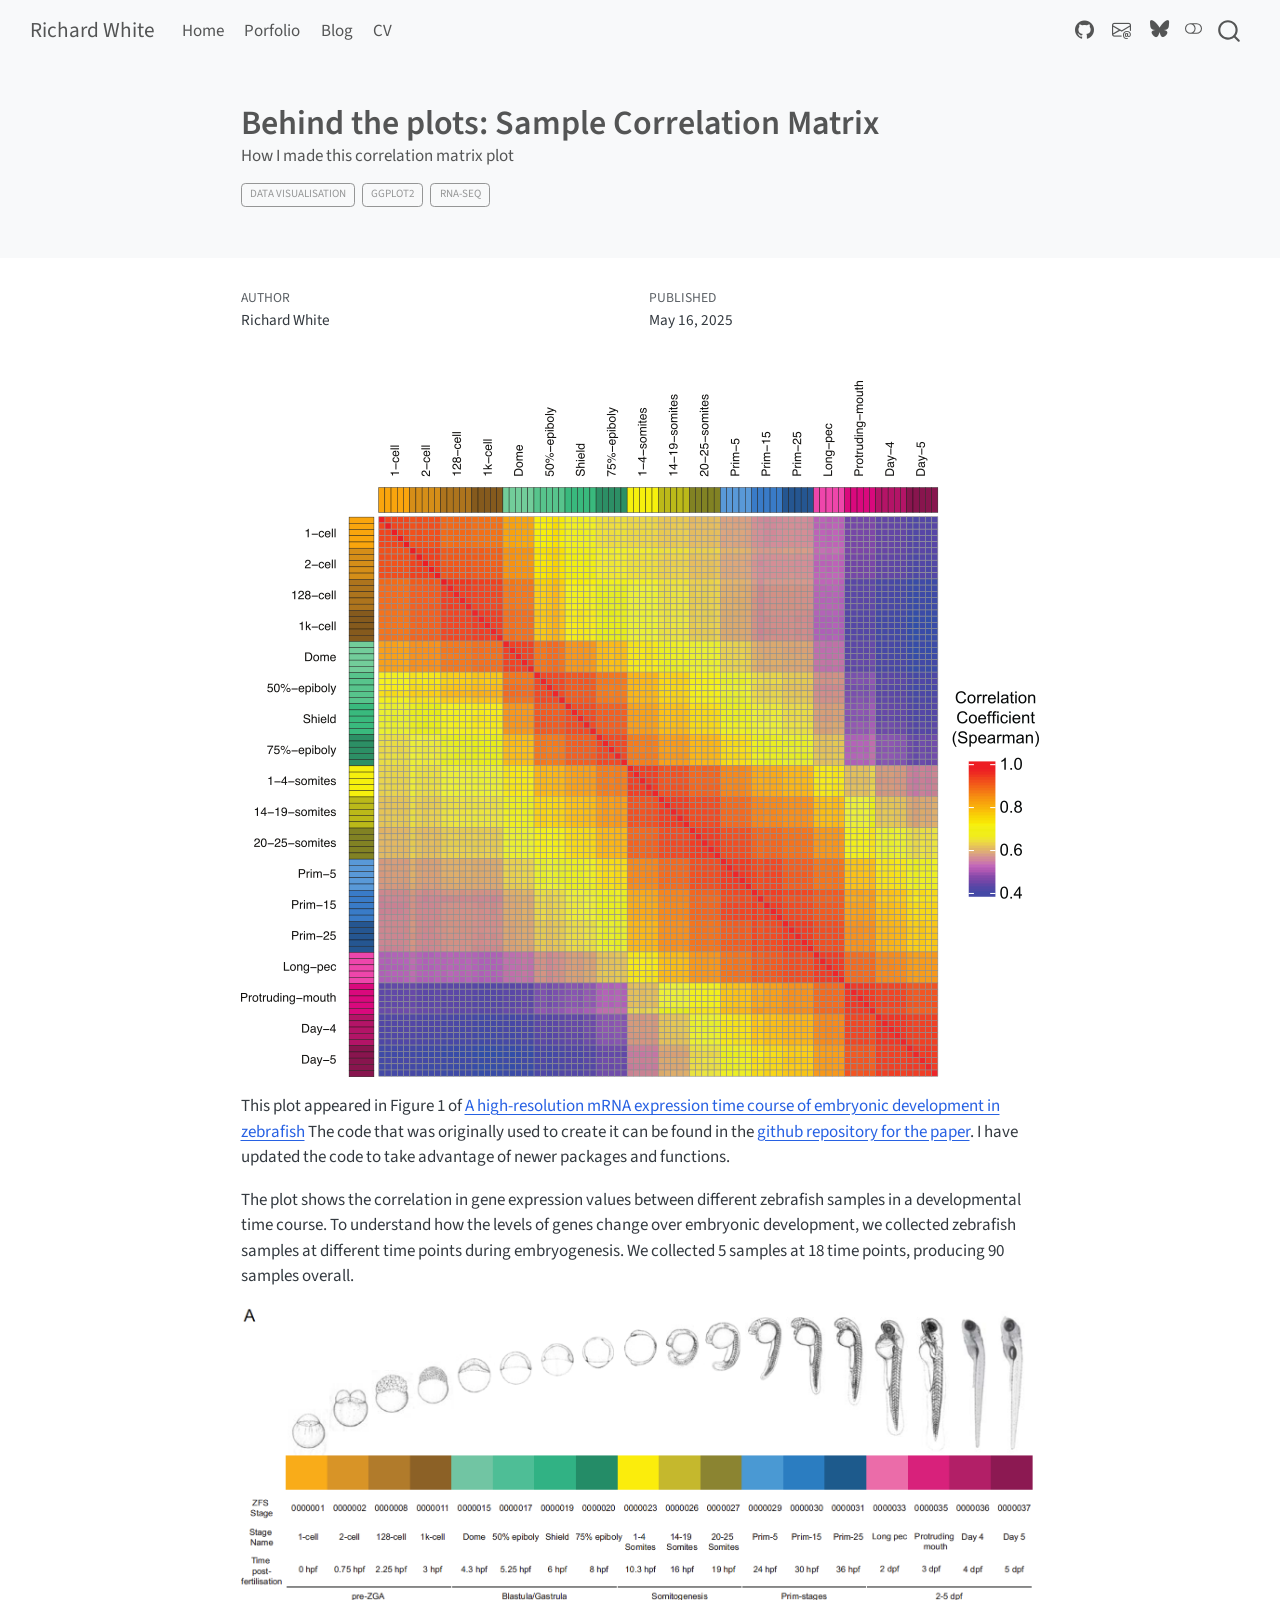
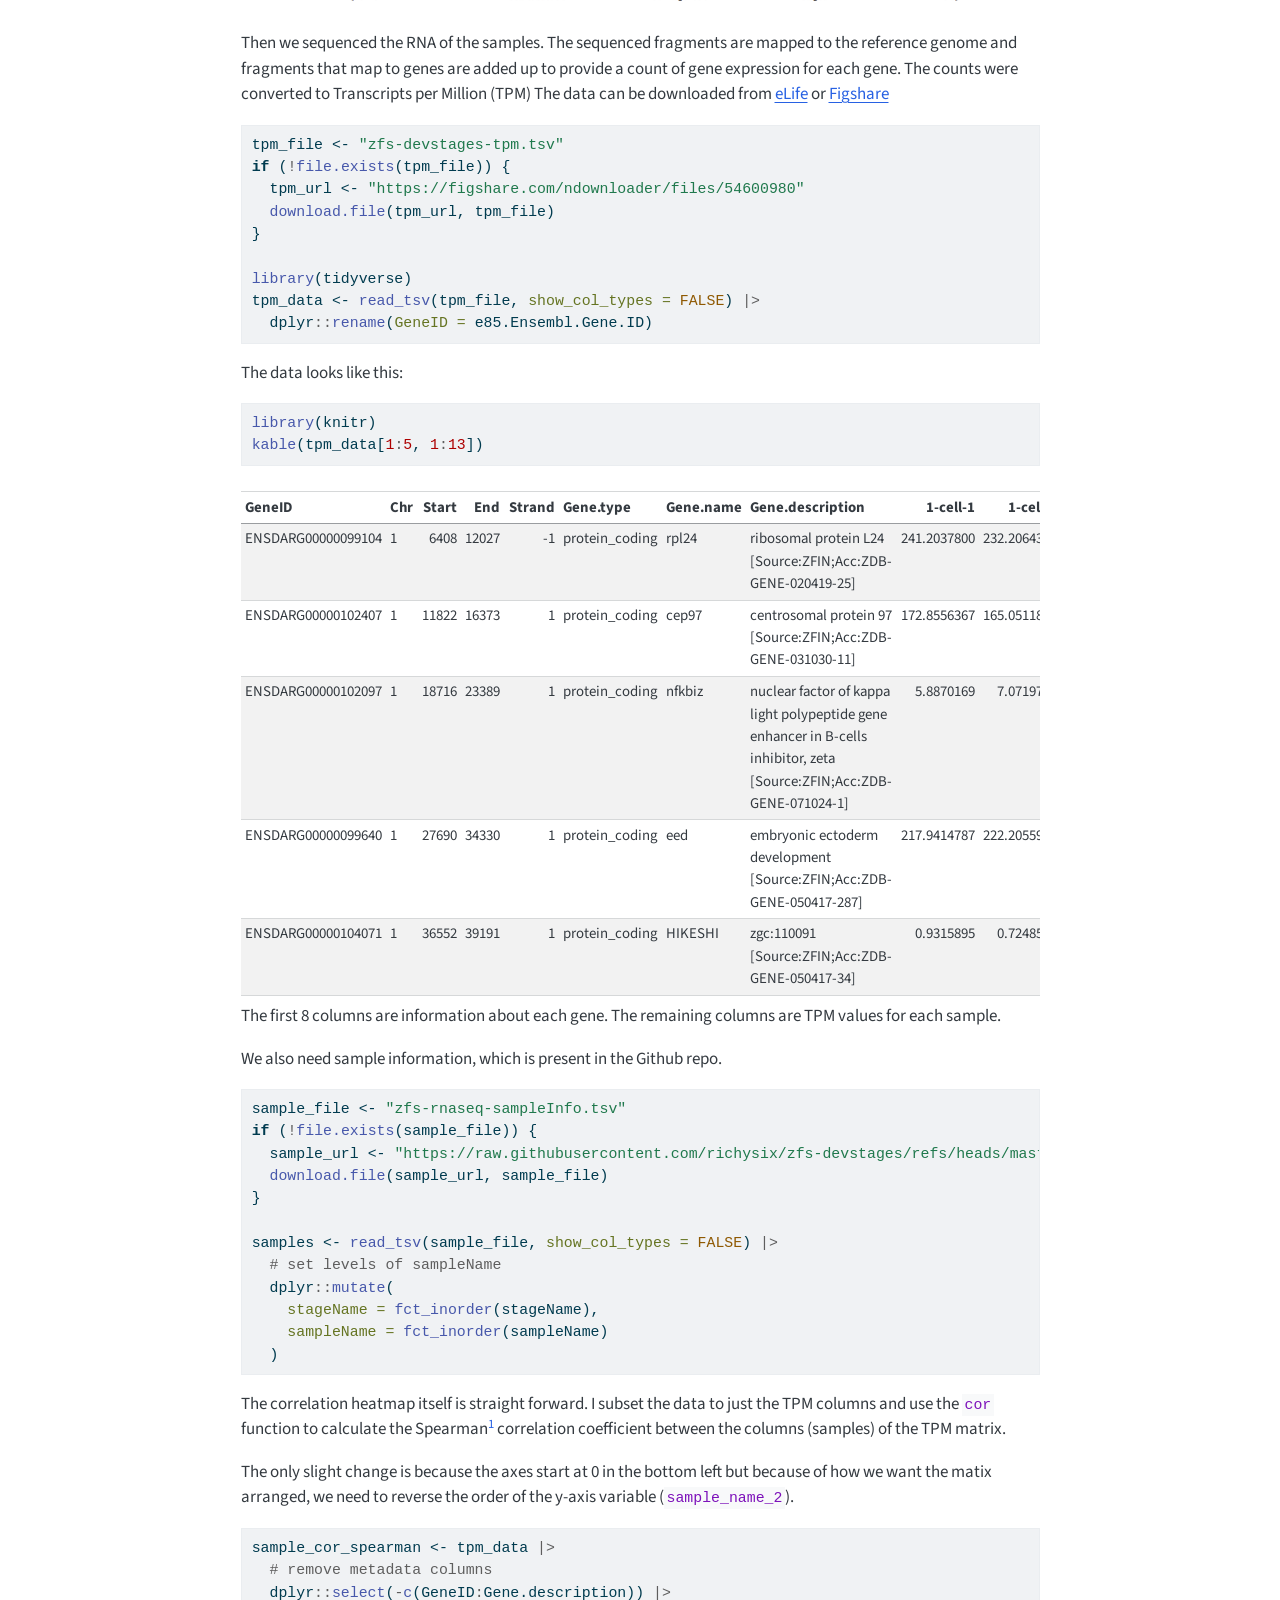
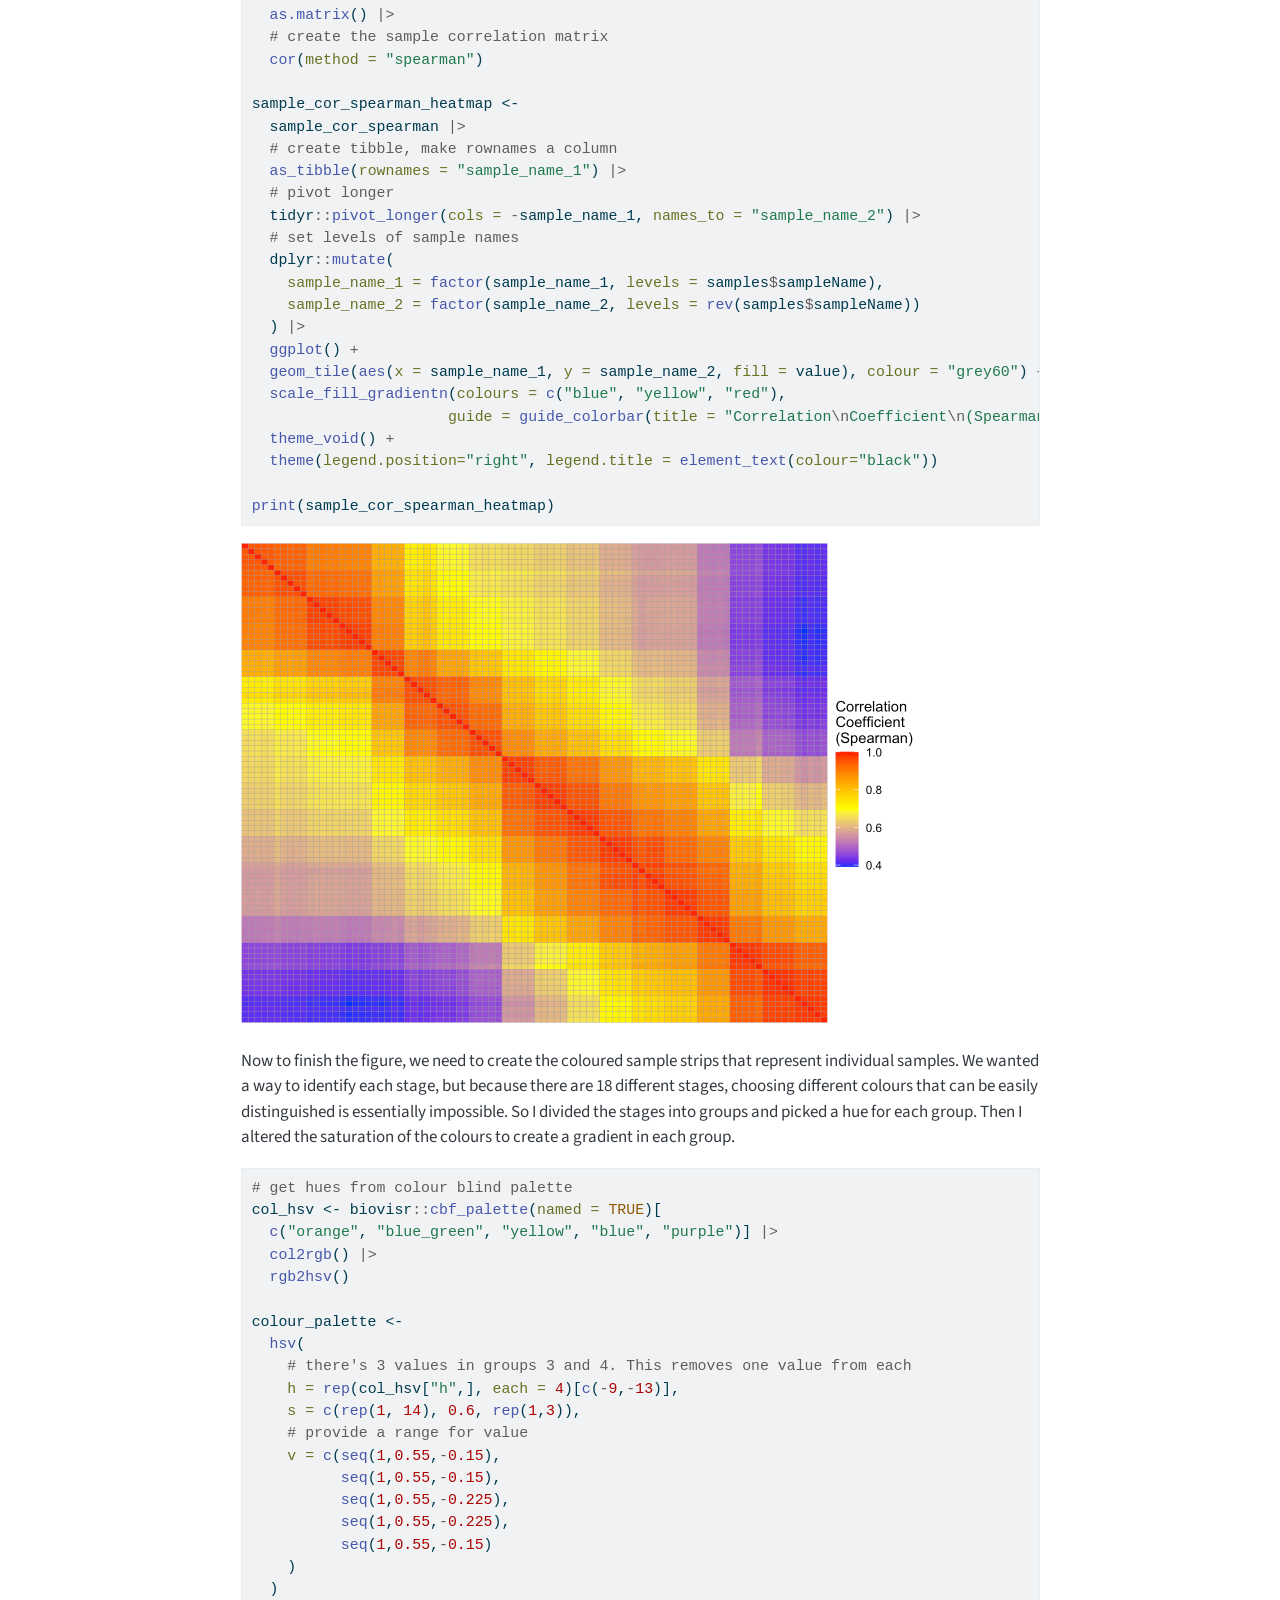
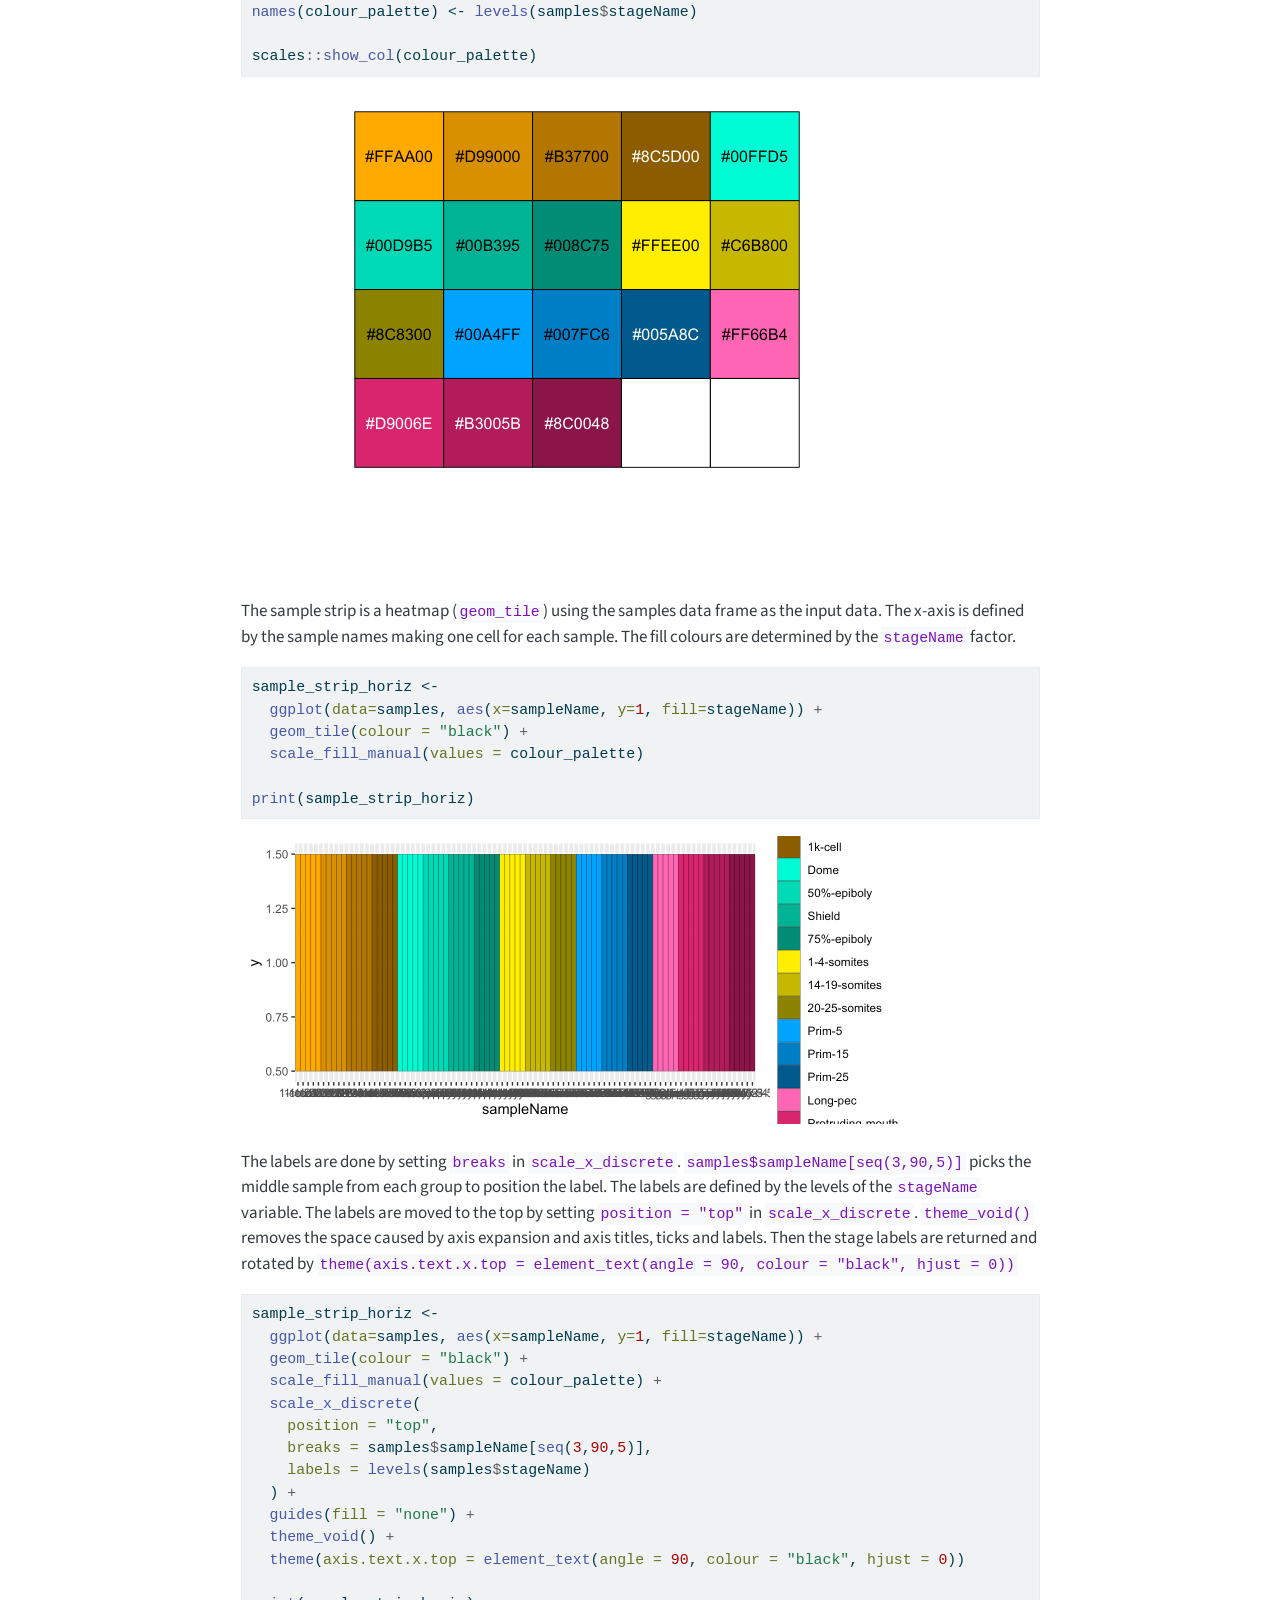
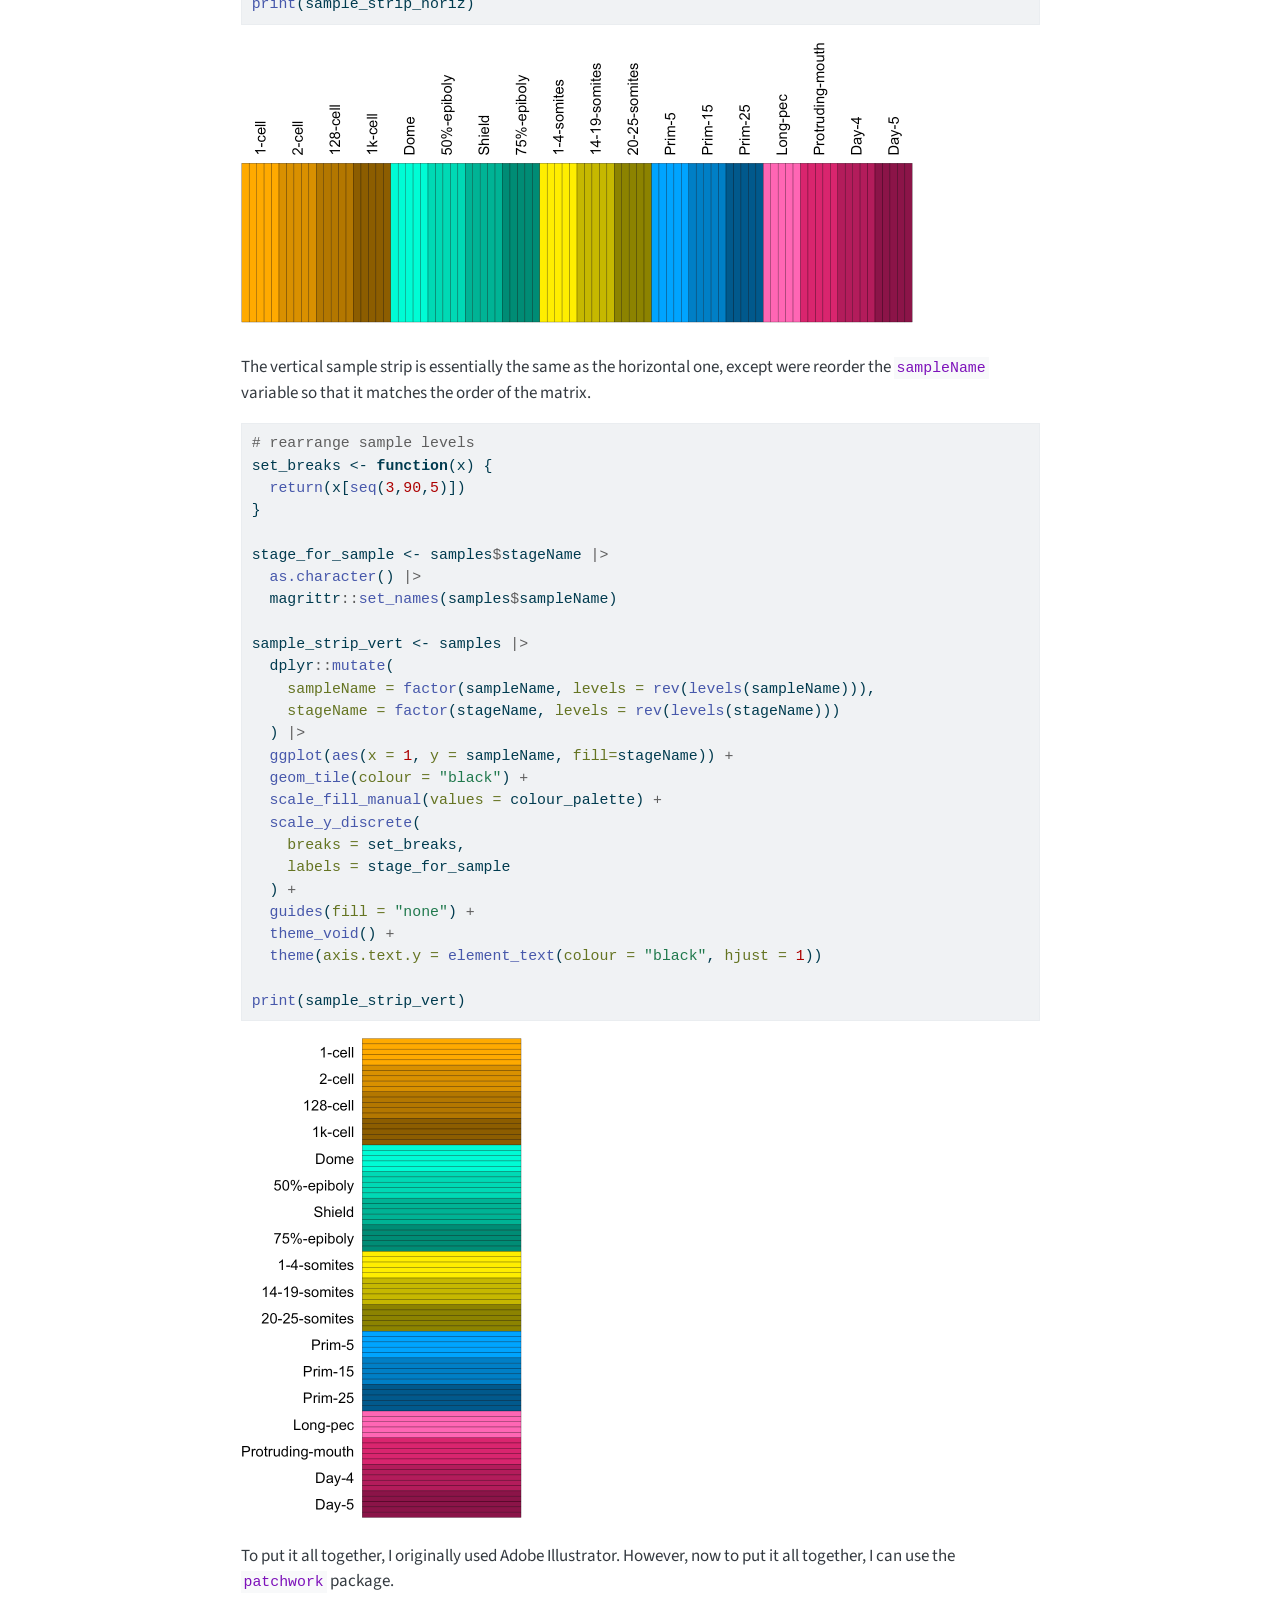
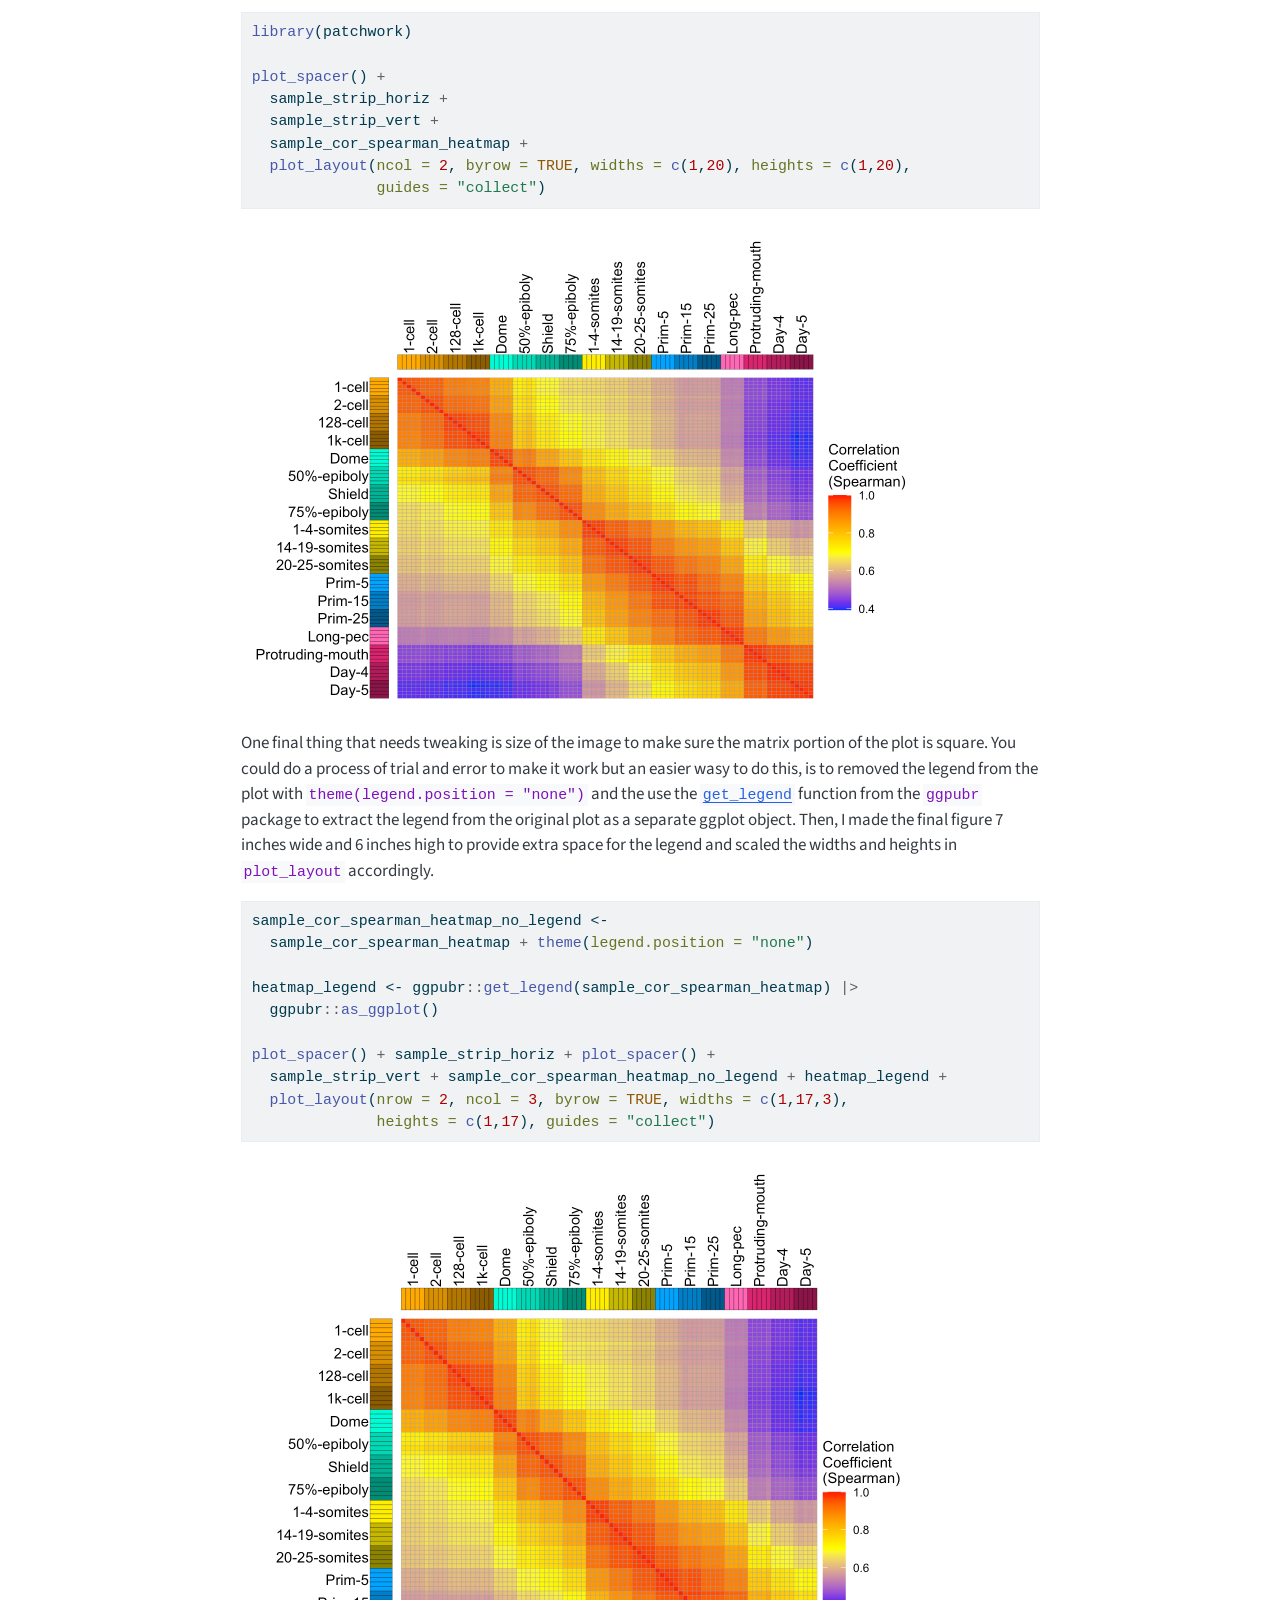
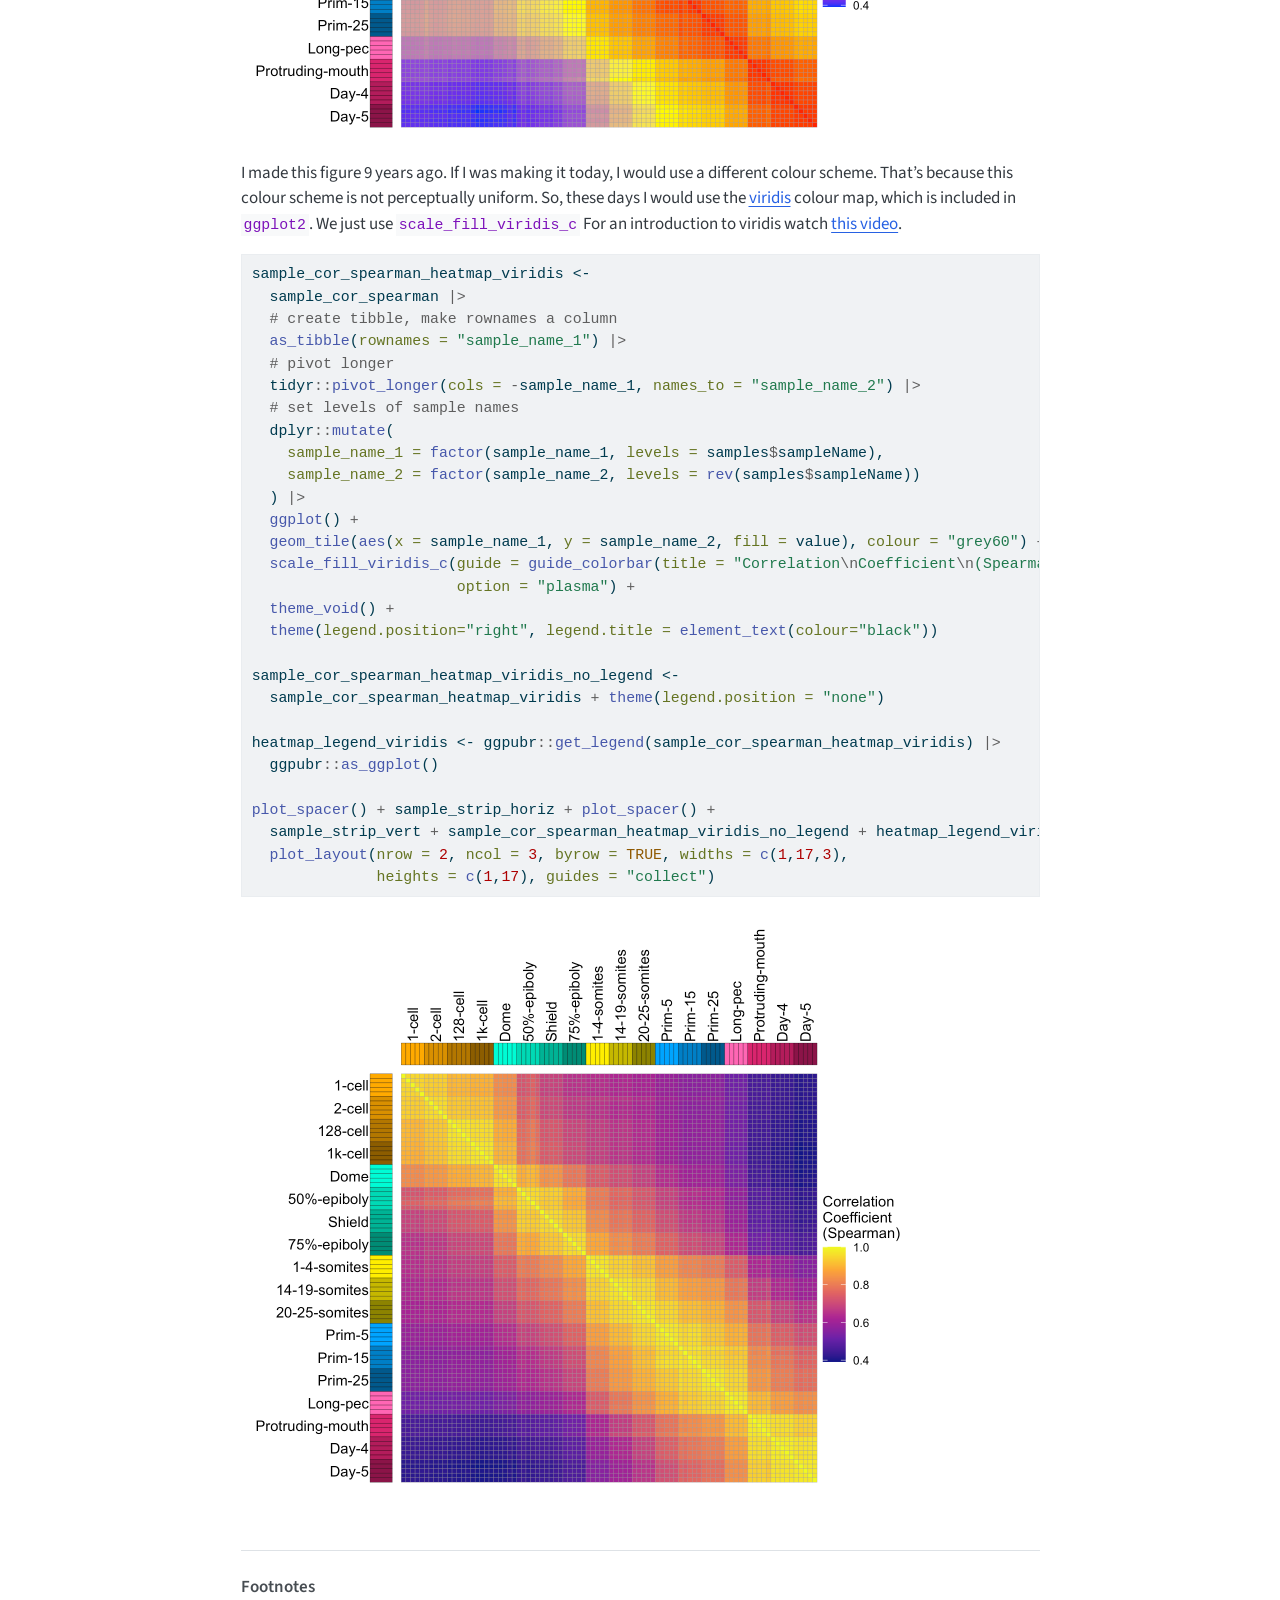
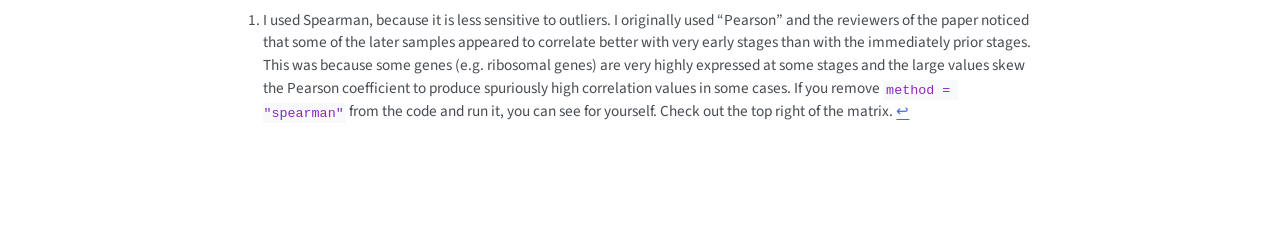
<file: docs/posts/sample-cor-matrix/index.html>
<!DOCTYPE html>
<html xmlns="http://www.w3.org/1999/xhtml" lang="en" xml:lang="en"><head>

<meta charset="utf-8">
<meta name="generator" content="quarto-1.6.40">

<meta name="viewport" content="width=device-width, initial-scale=1.0, user-scalable=yes">

<meta name="author" content="Richard White">
<meta name="dcterms.date" content="2025-05-16">
<meta name="description" content="How I made this correlation matrix plot">

<title>Behind the plots: Sample Correlation Matrix – Richard White</title>
<style>
code{white-space: pre-wrap;}
span.smallcaps{font-variant: small-caps;}
div.columns{display: flex; gap: min(4vw, 1.5em);}
div.column{flex: auto; overflow-x: auto;}
div.hanging-indent{margin-left: 1.5em; text-indent: -1.5em;}
ul.task-list{list-style: none;}
ul.task-list li input[type="checkbox"] {
  width: 0.8em;
  margin: 0 0.8em 0.2em -1em; /* quarto-specific, see https://github.com/quarto-dev/quarto-cli/issues/4556 */ 
  vertical-align: middle;
}
/* CSS for syntax highlighting */
pre > code.sourceCode { white-space: pre; position: relative; }
pre > code.sourceCode > span { line-height: 1.25; }
pre > code.sourceCode > span:empty { height: 1.2em; }
.sourceCode { overflow: visible; }
code.sourceCode > span { color: inherit; text-decoration: inherit; }
div.sourceCode { margin: 1em 0; }
pre.sourceCode { margin: 0; }
@media screen {
div.sourceCode { overflow: auto; }
}
@media print {
pre > code.sourceCode { white-space: pre-wrap; }
pre > code.sourceCode > span { display: inline-block; text-indent: -5em; padding-left: 5em; }
}
pre.numberSource code
  { counter-reset: source-line 0; }
pre.numberSource code > span
  { position: relative; left: -4em; counter-increment: source-line; }
pre.numberSource code > span > a:first-child::before
  { content: counter(source-line);
    position: relative; left: -1em; text-align: right; vertical-align: baseline;
    border: none; display: inline-block;
    -webkit-touch-callout: none; -webkit-user-select: none;
    -khtml-user-select: none; -moz-user-select: none;
    -ms-user-select: none; user-select: none;
    padding: 0 4px; width: 4em;
  }
pre.numberSource { margin-left: 3em;  padding-left: 4px; }
div.sourceCode
  {   }
@media screen {
pre > code.sourceCode > span > a:first-child::before { text-decoration: underline; }
}
</style>


<script src="../../site_libs/quarto-nav/quarto-nav.js"></script>
<script src="../../site_libs/quarto-nav/headroom.min.js"></script>
<script src="../../site_libs/clipboard/clipboard.min.js"></script>
<script src="../../site_libs/quarto-search/autocomplete.umd.js"></script>
<script src="../../site_libs/quarto-search/fuse.min.js"></script>
<script src="../../site_libs/quarto-search/quarto-search.js"></script>
<meta name="quarto:offset" content="../../">
<script src="../../site_libs/quarto-html/quarto.js"></script>
<script src="../../site_libs/quarto-html/popper.min.js"></script>
<script src="../../site_libs/quarto-html/tippy.umd.min.js"></script>
<script src="../../site_libs/quarto-html/anchor.min.js"></script>
<link href="../../site_libs/quarto-html/tippy.css" rel="stylesheet">
<link href="../../site_libs/quarto-html/quarto-syntax-highlighting-549806ee2085284f45b00abea8c6df48.css" rel="stylesheet" class="quarto-color-scheme" id="quarto-text-highlighting-styles">
<link href="../../site_libs/quarto-html/quarto-syntax-highlighting-dark-8ea72dc5fed832574809a9c94082fbbb.css" rel="prefetch" class="quarto-color-scheme quarto-color-alternate" id="quarto-text-highlighting-styles">
<script src="../../site_libs/bootstrap/bootstrap.min.js"></script>
<link href="../../site_libs/bootstrap/bootstrap-icons.css" rel="stylesheet">
<link href="../../site_libs/bootstrap/bootstrap-6bd9cfa162949bde0a231f530c97869d.min.css" rel="stylesheet" append-hash="true" class="quarto-color-scheme" id="quarto-bootstrap" data-mode="light">
<link href="../../site_libs/bootstrap/bootstrap-dark-fdf986989e2058d46a90f864900247d8.min.css" rel="prefetch" append-hash="true" class="quarto-color-scheme quarto-color-alternate" id="quarto-bootstrap" data-mode="dark">
<link href="../../site_libs/quarto-contrib/fontawesome6-1.2.0/all.min.css" rel="stylesheet">
<link href="../../site_libs/quarto-contrib/fontawesome6-1.2.0/latex-fontsize.css" rel="stylesheet">
<script id="quarto-search-options" type="application/json">{
  "location": "navbar",
  "copy-button": false,
  "collapse-after": 3,
  "panel-placement": "end",
  "type": "overlay",
  "limit": 50,
  "keyboard-shortcut": [
    "f",
    "/",
    "s"
  ],
  "show-item-context": false,
  "language": {
    "search-no-results-text": "No results",
    "search-matching-documents-text": "matching documents",
    "search-copy-link-title": "Copy link to search",
    "search-hide-matches-text": "Hide additional matches",
    "search-more-match-text": "more match in this document",
    "search-more-matches-text": "more matches in this document",
    "search-clear-button-title": "Clear",
    "search-text-placeholder": "",
    "search-detached-cancel-button-title": "Cancel",
    "search-submit-button-title": "Submit",
    "search-label": "Search"
  }
}</script>


<link rel="stylesheet" href="../../styles.css">
</head>

<body class="nav-fixed fullcontent">

<div id="quarto-search-results"></div>
  <header id="quarto-header" class="headroom fixed-top quarto-banner">
    <nav class="navbar navbar-expand-lg " data-bs-theme="dark">
      <div class="navbar-container container-fluid">
      <div class="navbar-brand-container mx-auto">
    <a class="navbar-brand" href="../../index.html">
    <span class="navbar-title">Richard White</span>
    </a>
  </div>
            <div id="quarto-search" class="" title="Search"></div>
          <button class="navbar-toggler" type="button" data-bs-toggle="collapse" data-bs-target="#navbarCollapse" aria-controls="navbarCollapse" role="menu" aria-expanded="false" aria-label="Toggle navigation" onclick="if (window.quartoToggleHeadroom) { window.quartoToggleHeadroom(); }">
  <span class="navbar-toggler-icon"></span>
</button>
          <div class="collapse navbar-collapse" id="navbarCollapse">
            <ul class="navbar-nav navbar-nav-scroll me-auto">
  <li class="nav-item">
    <a class="nav-link" href="../../index.html"> 
<span class="menu-text">Home</span></a>
  </li>  
  <li class="nav-item">
    <a class="nav-link" href="../../portfolio.html"> 
<span class="menu-text">Porfolio</span></a>
  </li>  
  <li class="nav-item">
    <a class="nav-link" href="../../blog.html"> 
<span class="menu-text">Blog</span></a>
  </li>  
  <li class="nav-item">
    <a class="nav-link" href="../../cv.html"> 
<span class="menu-text">CV</span></a>
  </li>  
</ul>
            <ul class="navbar-nav navbar-nav-scroll ms-auto">
  <li class="nav-item compact">
    <a class="nav-link" href="https://github.com/richysix"> <i class="bi bi-github" role="img">
</i> 
<span class="menu-text"></span></a>
  </li>  
  <li class="nav-item compact">
    <a class="nav-link" href="mailto:rich.white@cantab.net"> <i class="bi bi-envelope-at" role="img">
</i> 
<span class="menu-text"></span></a>
  </li>  
  <li class="nav-item">
    <a class="nav-link" href="https://bsky.app/profile/richysix.bsky.social"> 
<span class="menu-text"><i class="fa-brands fa-bluesky" aria-label="bluesky"></i></span></a>
  </li>  
</ul>
          </div> <!-- /navcollapse -->
            <div class="quarto-navbar-tools">
  <a href="" class="quarto-color-scheme-toggle quarto-navigation-tool  px-1" onclick="window.quartoToggleColorScheme(); return false;" title="Toggle dark mode"><i class="bi"></i></a>
</div>
      </div> <!-- /container-fluid -->
    </nav>
</header>
<!-- content -->
<header id="title-block-header" class="quarto-title-block default page-columns page-full">
  <div class="quarto-title-banner page-columns page-full">
    <div class="quarto-title column-body">
      <h1 class="title">Behind the plots: Sample Correlation Matrix</h1>
                  <div>
        <div class="description">
          How I made this correlation matrix plot
        </div>
      </div>
                          <div class="quarto-categories">
                <div class="quarto-category">Data Visualisation</div>
                <div class="quarto-category">ggplot2</div>
                <div class="quarto-category">RNA-seq</div>
              </div>
                  </div>
  </div>
    
  
  <div class="quarto-title-meta">

      <div>
      <div class="quarto-title-meta-heading">Author</div>
      <div class="quarto-title-meta-contents">
               <p>Richard White </p>
            </div>
    </div>
      
      <div>
      <div class="quarto-title-meta-heading">Published</div>
      <div class="quarto-title-meta-contents">
        <p class="date">May 16, 2025</p>
      </div>
    </div>
    
      
    </div>
    
  
  </header><div id="quarto-content" class="quarto-container page-columns page-rows-contents page-layout-article page-navbar">
<!-- sidebar -->
<!-- margin-sidebar -->
    
<!-- main -->
<main class="content quarto-banner-title-block" id="quarto-document-content">





<p><img src="../../assets/images/zfs-fig1b.png" class="img-fluid"></p>
<p>This plot appeared in Figure 1 of <a href="https://doi.org/10.7554/eLife.30860">A high-resolution mRNA expression time course of embryonic development in zebrafish</a> The code that was originally used to create it can be found in the <a href="https://github.com/richysix/zfs-devstages">github repository for the paper</a>. I have updated the code to take advantage of newer packages and functions.</p>
<p>The plot shows the correlation in gene expression values between different zebrafish samples in a developmental time course. To understand how the levels of genes change over embryonic development, we collected zebrafish samples at different time points during embryogenesis. We collected 5 samples at 18 time points, producing 90 samples overall.</p>
<p><img src="zfs-fig1a.png" class="img-fluid"></p>
<p>Then we sequenced the RNA of the samples. The sequenced fragments are mapped to the reference genome and fragments that map to genes are added up to provide a count of gene expression for each gene. The counts were converted to Transcripts per Million (TPM) The data can be downloaded from <a href="https://doi.org/10.7554/eLife.30860.026">eLife</a> or <a href="https://doi.org/10.6084/m9.figshare.29086976">Figshare</a></p>
<div class="cell">
<div class="sourceCode cell-code" id="cb1"><pre class="sourceCode r code-with-copy"><code class="sourceCode r"><span id="cb1-1"><a href="#cb1-1" aria-hidden="true" tabindex="-1"></a>tpm_file <span class="ot">&lt;-</span> <span class="st">"zfs-devstages-tpm.tsv"</span></span>
<span id="cb1-2"><a href="#cb1-2" aria-hidden="true" tabindex="-1"></a><span class="cf">if</span> (<span class="sc">!</span><span class="fu">file.exists</span>(tpm_file)) {</span>
<span id="cb1-3"><a href="#cb1-3" aria-hidden="true" tabindex="-1"></a>  tpm_url <span class="ot">&lt;-</span> <span class="st">"https://figshare.com/ndownloader/files/54600980"</span></span>
<span id="cb1-4"><a href="#cb1-4" aria-hidden="true" tabindex="-1"></a>  <span class="fu">download.file</span>(tpm_url, tpm_file)</span>
<span id="cb1-5"><a href="#cb1-5" aria-hidden="true" tabindex="-1"></a>}</span>
<span id="cb1-6"><a href="#cb1-6" aria-hidden="true" tabindex="-1"></a></span>
<span id="cb1-7"><a href="#cb1-7" aria-hidden="true" tabindex="-1"></a><span class="fu">library</span>(tidyverse)</span>
<span id="cb1-8"><a href="#cb1-8" aria-hidden="true" tabindex="-1"></a>tpm_data <span class="ot">&lt;-</span> <span class="fu">read_tsv</span>(tpm_file, <span class="at">show_col_types =</span> <span class="cn">FALSE</span>) <span class="sc">|&gt;</span></span>
<span id="cb1-9"><a href="#cb1-9" aria-hidden="true" tabindex="-1"></a>  dplyr<span class="sc">::</span><span class="fu">rename</span>(<span class="at">GeneID =</span> e85.Ensembl.Gene.ID)</span></code><button title="Copy to Clipboard" class="code-copy-button"><i class="bi"></i></button></pre></div>
</div>
<p>The data looks like this:</p>
<div class="cell">
<div class="sourceCode cell-code" id="cb2"><pre class="sourceCode r code-with-copy"><code class="sourceCode r"><span id="cb2-1"><a href="#cb2-1" aria-hidden="true" tabindex="-1"></a><span class="fu">library</span>(knitr)</span>
<span id="cb2-2"><a href="#cb2-2" aria-hidden="true" tabindex="-1"></a><span class="fu">kable</span>(tpm_data[<span class="dv">1</span><span class="sc">:</span><span class="dv">5</span>, <span class="dv">1</span><span class="sc">:</span><span class="dv">13</span>])</span></code><button title="Copy to Clipboard" class="code-copy-button"><i class="bi"></i></button></pre></div>
<div class="cell-output-display">
<table class="caption-top table table-sm table-striped small">
<colgroup>
<col style="width: 7%">
<col style="width: 1%">
<col style="width: 2%">
<col style="width: 2%">
<col style="width: 2%">
<col style="width: 6%">
<col style="width: 4%">
<col style="width: 49%">
<col style="width: 4%">
<col style="width: 4%">
<col style="width: 4%">
<col style="width: 4%">
<col style="width: 4%">
</colgroup>
<thead>
<tr class="header">
<th style="text-align: left;">GeneID</th>
<th style="text-align: left;">Chr</th>
<th style="text-align: right;">Start</th>
<th style="text-align: right;">End</th>
<th style="text-align: right;">Strand</th>
<th style="text-align: left;">Gene.type</th>
<th style="text-align: left;">Gene.name</th>
<th style="text-align: left;">Gene.description</th>
<th style="text-align: right;">1-cell-1</th>
<th style="text-align: right;">1-cell-2</th>
<th style="text-align: right;">1-cell-3</th>
<th style="text-align: right;">1-cell-4</th>
<th style="text-align: right;">1-cell-5</th>
</tr>
</thead>
<tbody>
<tr class="odd">
<td style="text-align: left;">ENSDARG00000099104</td>
<td style="text-align: left;">1</td>
<td style="text-align: right;">6408</td>
<td style="text-align: right;">12027</td>
<td style="text-align: right;">-1</td>
<td style="text-align: left;">protein_coding</td>
<td style="text-align: left;">rpl24</td>
<td style="text-align: left;">ribosomal protein L24 [Source:ZFIN;Acc:ZDB-GENE-020419-25]</td>
<td style="text-align: right;">241.2037800</td>
<td style="text-align: right;">232.2064337</td>
<td style="text-align: right;">211.203960</td>
<td style="text-align: right;">217.745711</td>
<td style="text-align: right;">248.12113</td>
</tr>
<tr class="even">
<td style="text-align: left;">ENSDARG00000102407</td>
<td style="text-align: left;">1</td>
<td style="text-align: right;">11822</td>
<td style="text-align: right;">16373</td>
<td style="text-align: right;">1</td>
<td style="text-align: left;">protein_coding</td>
<td style="text-align: left;">cep97</td>
<td style="text-align: left;">centrosomal protein 97 [Source:ZFIN;Acc:ZDB-GENE-031030-11]</td>
<td style="text-align: right;">172.8556367</td>
<td style="text-align: right;">165.0511858</td>
<td style="text-align: right;">161.670783</td>
<td style="text-align: right;">139.564731</td>
<td style="text-align: right;">125.31794</td>
</tr>
<tr class="odd">
<td style="text-align: left;">ENSDARG00000102097</td>
<td style="text-align: left;">1</td>
<td style="text-align: right;">18716</td>
<td style="text-align: right;">23389</td>
<td style="text-align: right;">1</td>
<td style="text-align: left;">protein_coding</td>
<td style="text-align: left;">nfkbiz</td>
<td style="text-align: left;">nuclear factor of kappa light polypeptide gene enhancer in B-cells inhibitor, zeta [Source:ZFIN;Acc:ZDB-GENE-071024-1]</td>
<td style="text-align: right;">5.8870169</td>
<td style="text-align: right;">7.0719760</td>
<td style="text-align: right;">7.975454</td>
<td style="text-align: right;">7.636275</td>
<td style="text-align: right;">6.87339</td>
</tr>
<tr class="even">
<td style="text-align: left;">ENSDARG00000099640</td>
<td style="text-align: left;">1</td>
<td style="text-align: right;">27690</td>
<td style="text-align: right;">34330</td>
<td style="text-align: right;">1</td>
<td style="text-align: left;">protein_coding</td>
<td style="text-align: left;">eed</td>
<td style="text-align: left;">embryonic ectoderm development [Source:ZFIN;Acc:ZDB-GENE-050417-287]</td>
<td style="text-align: right;">217.9414787</td>
<td style="text-align: right;">222.2055979</td>
<td style="text-align: right;">209.671435</td>
<td style="text-align: right;">198.834633</td>
<td style="text-align: right;">173.53600</td>
</tr>
<tr class="odd">
<td style="text-align: left;">ENSDARG00000104071</td>
<td style="text-align: left;">1</td>
<td style="text-align: right;">36552</td>
<td style="text-align: right;">39191</td>
<td style="text-align: right;">1</td>
<td style="text-align: left;">protein_coding</td>
<td style="text-align: left;">HIKESHI</td>
<td style="text-align: left;">zgc:110091 [Source:ZFIN;Acc:ZDB-GENE-050417-34]</td>
<td style="text-align: right;">0.9315895</td>
<td style="text-align: right;">0.7248571</td>
<td style="text-align: right;">1.004052</td>
<td style="text-align: right;">2.290409</td>
<td style="text-align: right;">0.00000</td>
</tr>
</tbody>
</table>
</div>
</div>
<p>The first 8 columns are information about each gene. The remaining columns are TPM values for each sample.</p>
<p>We also need sample information, which is present in the Github repo.</p>
<div class="cell">
<div class="sourceCode cell-code" id="cb3"><pre class="sourceCode r code-with-copy"><code class="sourceCode r"><span id="cb3-1"><a href="#cb3-1" aria-hidden="true" tabindex="-1"></a>sample_file <span class="ot">&lt;-</span> <span class="st">"zfs-rnaseq-sampleInfo.tsv"</span></span>
<span id="cb3-2"><a href="#cb3-2" aria-hidden="true" tabindex="-1"></a><span class="cf">if</span> (<span class="sc">!</span><span class="fu">file.exists</span>(sample_file)) {</span>
<span id="cb3-3"><a href="#cb3-3" aria-hidden="true" tabindex="-1"></a>  sample_url <span class="ot">&lt;-</span> <span class="st">"https://raw.githubusercontent.com/richysix/zfs-devstages/refs/heads/master/dataFiles/rnaseq/zfs-rnaseq-sampleInfo.tsv"</span></span>
<span id="cb3-4"><a href="#cb3-4" aria-hidden="true" tabindex="-1"></a>  <span class="fu">download.file</span>(sample_url, sample_file)</span>
<span id="cb3-5"><a href="#cb3-5" aria-hidden="true" tabindex="-1"></a>}</span>
<span id="cb3-6"><a href="#cb3-6" aria-hidden="true" tabindex="-1"></a></span>
<span id="cb3-7"><a href="#cb3-7" aria-hidden="true" tabindex="-1"></a>samples <span class="ot">&lt;-</span> <span class="fu">read_tsv</span>(sample_file, <span class="at">show_col_types =</span> <span class="cn">FALSE</span>) <span class="sc">|&gt;</span> </span>
<span id="cb3-8"><a href="#cb3-8" aria-hidden="true" tabindex="-1"></a>  <span class="co"># set levels of sampleName</span></span>
<span id="cb3-9"><a href="#cb3-9" aria-hidden="true" tabindex="-1"></a>  dplyr<span class="sc">::</span><span class="fu">mutate</span>(</span>
<span id="cb3-10"><a href="#cb3-10" aria-hidden="true" tabindex="-1"></a>    <span class="at">stageName =</span> <span class="fu">fct_inorder</span>(stageName),</span>
<span id="cb3-11"><a href="#cb3-11" aria-hidden="true" tabindex="-1"></a>    <span class="at">sampleName =</span> <span class="fu">fct_inorder</span>(sampleName)</span>
<span id="cb3-12"><a href="#cb3-12" aria-hidden="true" tabindex="-1"></a>  )</span></code><button title="Copy to Clipboard" class="code-copy-button"><i class="bi"></i></button></pre></div>
</div>
<p>The correlation heatmap itself is straight forward. I subset the data to just the TPM columns and use the <code>cor</code> function to calculate the Spearman<a href="#fn1" class="footnote-ref" id="fnref1" role="doc-noteref"><sup>1</sup></a> correlation coefficient between the columns (samples) of the TPM matrix.</p>
<p>The only slight change is because the axes start at 0 in the bottom left but because of how we want the matix arranged, we need to reverse the order of the y-axis variable (<code>sample_name_2</code>).</p>
<div class="cell">
<div class="sourceCode cell-code" id="cb4"><pre class="sourceCode r code-with-copy"><code class="sourceCode r"><span id="cb4-1"><a href="#cb4-1" aria-hidden="true" tabindex="-1"></a>sample_cor_spearman <span class="ot">&lt;-</span> tpm_data <span class="sc">|&gt;</span></span>
<span id="cb4-2"><a href="#cb4-2" aria-hidden="true" tabindex="-1"></a>  <span class="co"># remove metadata columns</span></span>
<span id="cb4-3"><a href="#cb4-3" aria-hidden="true" tabindex="-1"></a>  dplyr<span class="sc">::</span><span class="fu">select</span>(<span class="sc">-</span><span class="fu">c</span>(GeneID<span class="sc">:</span>Gene.description)) <span class="sc">|&gt;</span></span>
<span id="cb4-4"><a href="#cb4-4" aria-hidden="true" tabindex="-1"></a>  <span class="fu">as.matrix</span>() <span class="sc">|&gt;</span></span>
<span id="cb4-5"><a href="#cb4-5" aria-hidden="true" tabindex="-1"></a>  <span class="co"># create the sample correlation matrix</span></span>
<span id="cb4-6"><a href="#cb4-6" aria-hidden="true" tabindex="-1"></a>  <span class="fu">cor</span>(<span class="at">method =</span> <span class="st">"spearman"</span>)</span>
<span id="cb4-7"><a href="#cb4-7" aria-hidden="true" tabindex="-1"></a></span>
<span id="cb4-8"><a href="#cb4-8" aria-hidden="true" tabindex="-1"></a>sample_cor_spearman_heatmap <span class="ot">&lt;-</span> </span>
<span id="cb4-9"><a href="#cb4-9" aria-hidden="true" tabindex="-1"></a>  sample_cor_spearman <span class="sc">|&gt;</span></span>
<span id="cb4-10"><a href="#cb4-10" aria-hidden="true" tabindex="-1"></a>  <span class="co"># create tibble, make rownames a column</span></span>
<span id="cb4-11"><a href="#cb4-11" aria-hidden="true" tabindex="-1"></a>  <span class="fu">as_tibble</span>(<span class="at">rownames =</span> <span class="st">"sample_name_1"</span>) <span class="sc">|&gt;</span> </span>
<span id="cb4-12"><a href="#cb4-12" aria-hidden="true" tabindex="-1"></a>  <span class="co"># pivot longer</span></span>
<span id="cb4-13"><a href="#cb4-13" aria-hidden="true" tabindex="-1"></a>  tidyr<span class="sc">::</span><span class="fu">pivot_longer</span>(<span class="at">cols =</span> <span class="sc">-</span>sample_name_1, <span class="at">names_to =</span> <span class="st">"sample_name_2"</span>) <span class="sc">|&gt;</span> </span>
<span id="cb4-14"><a href="#cb4-14" aria-hidden="true" tabindex="-1"></a>  <span class="co"># set levels of sample names</span></span>
<span id="cb4-15"><a href="#cb4-15" aria-hidden="true" tabindex="-1"></a>  dplyr<span class="sc">::</span><span class="fu">mutate</span>(</span>
<span id="cb4-16"><a href="#cb4-16" aria-hidden="true" tabindex="-1"></a>    <span class="at">sample_name_1 =</span> <span class="fu">factor</span>(sample_name_1, <span class="at">levels =</span> samples<span class="sc">$</span>sampleName),</span>
<span id="cb4-17"><a href="#cb4-17" aria-hidden="true" tabindex="-1"></a>    <span class="at">sample_name_2 =</span> <span class="fu">factor</span>(sample_name_2, <span class="at">levels =</span> <span class="fu">rev</span>(samples<span class="sc">$</span>sampleName))</span>
<span id="cb4-18"><a href="#cb4-18" aria-hidden="true" tabindex="-1"></a>  ) <span class="sc">|&gt;</span></span>
<span id="cb4-19"><a href="#cb4-19" aria-hidden="true" tabindex="-1"></a>  <span class="fu">ggplot</span>() <span class="sc">+</span></span>
<span id="cb4-20"><a href="#cb4-20" aria-hidden="true" tabindex="-1"></a>  <span class="fu">geom_tile</span>(<span class="fu">aes</span>(<span class="at">x =</span> sample_name_1, <span class="at">y =</span> sample_name_2, <span class="at">fill =</span> value), <span class="at">colour =</span> <span class="st">"grey60"</span>) <span class="sc">+</span></span>
<span id="cb4-21"><a href="#cb4-21" aria-hidden="true" tabindex="-1"></a>  <span class="fu">scale_fill_gradientn</span>(<span class="at">colours =</span> <span class="fu">c</span>(<span class="st">"blue"</span>, <span class="st">"yellow"</span>, <span class="st">"red"</span>),</span>
<span id="cb4-22"><a href="#cb4-22" aria-hidden="true" tabindex="-1"></a>                      <span class="at">guide =</span> <span class="fu">guide_colorbar</span>(<span class="at">title =</span> <span class="st">"Correlation</span><span class="sc">\n</span><span class="st">Coefficient</span><span class="sc">\n</span><span class="st">(Spearman)"</span>) ) <span class="sc">+</span></span>
<span id="cb4-23"><a href="#cb4-23" aria-hidden="true" tabindex="-1"></a>  <span class="fu">theme_void</span>() <span class="sc">+</span> </span>
<span id="cb4-24"><a href="#cb4-24" aria-hidden="true" tabindex="-1"></a>  <span class="fu">theme</span>(<span class="at">legend.position=</span><span class="st">"right"</span>, <span class="at">legend.title =</span> <span class="fu">element_text</span>(<span class="at">colour=</span><span class="st">"black"</span>))</span>
<span id="cb4-25"><a href="#cb4-25" aria-hidden="true" tabindex="-1"></a></span>
<span id="cb4-26"><a href="#cb4-26" aria-hidden="true" tabindex="-1"></a><span class="fu">print</span>(sample_cor_spearman_heatmap)</span></code><button title="Copy to Clipboard" class="code-copy-button"><i class="bi"></i></button></pre></div>
<div class="cell-output-display">
<div>
<figure class="figure">
<p><img src="index_files/figure-html/cor-plot-1-1.png" class="img-fluid figure-img" width="672"></p>
</figure>
</div>
</div>
</div>
<p>Now to finish the figure, we need to create the coloured sample strips that represent individual samples. We wanted a way to identify each stage, but because there are 18 different stages, choosing different colours that can be easily distinguished is essentially impossible. So I divided the stages into groups and picked a hue for each group. Then I altered the saturation of the colours to create a gradient in each group.</p>
<div class="cell">
<div class="sourceCode cell-code" id="cb5"><pre class="sourceCode r code-with-copy"><code class="sourceCode r"><span id="cb5-1"><a href="#cb5-1" aria-hidden="true" tabindex="-1"></a><span class="co"># get hues from colour blind palette</span></span>
<span id="cb5-2"><a href="#cb5-2" aria-hidden="true" tabindex="-1"></a>col_hsv <span class="ot">&lt;-</span> biovisr<span class="sc">::</span><span class="fu">cbf_palette</span>(<span class="at">named =</span> <span class="cn">TRUE</span>)[ </span>
<span id="cb5-3"><a href="#cb5-3" aria-hidden="true" tabindex="-1"></a>  <span class="fu">c</span>(<span class="st">"orange"</span>, <span class="st">"blue_green"</span>, <span class="st">"yellow"</span>, <span class="st">"blue"</span>, <span class="st">"purple"</span>)] <span class="sc">|&gt;</span></span>
<span id="cb5-4"><a href="#cb5-4" aria-hidden="true" tabindex="-1"></a>  <span class="fu">col2rgb</span>() <span class="sc">|&gt;</span> </span>
<span id="cb5-5"><a href="#cb5-5" aria-hidden="true" tabindex="-1"></a>  <span class="fu">rgb2hsv</span>()</span>
<span id="cb5-6"><a href="#cb5-6" aria-hidden="true" tabindex="-1"></a></span>
<span id="cb5-7"><a href="#cb5-7" aria-hidden="true" tabindex="-1"></a>colour_palette <span class="ot">&lt;-</span> </span>
<span id="cb5-8"><a href="#cb5-8" aria-hidden="true" tabindex="-1"></a>  <span class="fu">hsv</span>(</span>
<span id="cb5-9"><a href="#cb5-9" aria-hidden="true" tabindex="-1"></a>    <span class="co"># there's 3 values in groups 3 and 4. This removes one value from each</span></span>
<span id="cb5-10"><a href="#cb5-10" aria-hidden="true" tabindex="-1"></a>    <span class="at">h =</span> <span class="fu">rep</span>(col_hsv[<span class="st">"h"</span>,], <span class="at">each =</span> <span class="dv">4</span>)[<span class="fu">c</span>(<span class="sc">-</span><span class="dv">9</span>,<span class="sc">-</span><span class="dv">13</span>)],</span>
<span id="cb5-11"><a href="#cb5-11" aria-hidden="true" tabindex="-1"></a>    <span class="at">s =</span> <span class="fu">c</span>(<span class="fu">rep</span>(<span class="dv">1</span>, <span class="dv">14</span>), <span class="fl">0.6</span>, <span class="fu">rep</span>(<span class="dv">1</span>,<span class="dv">3</span>)),</span>
<span id="cb5-12"><a href="#cb5-12" aria-hidden="true" tabindex="-1"></a>    <span class="co"># provide a range for value </span></span>
<span id="cb5-13"><a href="#cb5-13" aria-hidden="true" tabindex="-1"></a>    <span class="at">v =</span> <span class="fu">c</span>(<span class="fu">seq</span>(<span class="dv">1</span>,<span class="fl">0.55</span>,<span class="sc">-</span><span class="fl">0.15</span>),</span>
<span id="cb5-14"><a href="#cb5-14" aria-hidden="true" tabindex="-1"></a>          <span class="fu">seq</span>(<span class="dv">1</span>,<span class="fl">0.55</span>,<span class="sc">-</span><span class="fl">0.15</span>),</span>
<span id="cb5-15"><a href="#cb5-15" aria-hidden="true" tabindex="-1"></a>          <span class="fu">seq</span>(<span class="dv">1</span>,<span class="fl">0.55</span>,<span class="sc">-</span><span class="fl">0.225</span>),</span>
<span id="cb5-16"><a href="#cb5-16" aria-hidden="true" tabindex="-1"></a>          <span class="fu">seq</span>(<span class="dv">1</span>,<span class="fl">0.55</span>,<span class="sc">-</span><span class="fl">0.225</span>),</span>
<span id="cb5-17"><a href="#cb5-17" aria-hidden="true" tabindex="-1"></a>          <span class="fu">seq</span>(<span class="dv">1</span>,<span class="fl">0.55</span>,<span class="sc">-</span><span class="fl">0.15</span>)</span>
<span id="cb5-18"><a href="#cb5-18" aria-hidden="true" tabindex="-1"></a>    )</span>
<span id="cb5-19"><a href="#cb5-19" aria-hidden="true" tabindex="-1"></a>  )</span>
<span id="cb5-20"><a href="#cb5-20" aria-hidden="true" tabindex="-1"></a><span class="fu">names</span>(colour_palette) <span class="ot">&lt;-</span> <span class="fu">levels</span>(samples<span class="sc">$</span>stageName)</span>
<span id="cb5-21"><a href="#cb5-21" aria-hidden="true" tabindex="-1"></a></span>
<span id="cb5-22"><a href="#cb5-22" aria-hidden="true" tabindex="-1"></a>scales<span class="sc">::</span><span class="fu">show_col</span>(colour_palette)</span></code><button title="Copy to Clipboard" class="code-copy-button"><i class="bi"></i></button></pre></div>
<div class="cell-output-display">
<div>
<figure class="figure">
<p><img src="index_files/figure-html/stage-colours-1.png" class="img-fluid figure-img" width="672"></p>
</figure>
</div>
</div>
</div>
<p>The sample strip is a heatmap (<code>geom_tile</code>) using the samples data frame as the input data. The x-axis is defined by the sample names making one cell for each sample. The fill colours are determined by the <code>stageName</code> factor.</p>
<div class="cell">
<div class="sourceCode cell-code" id="cb6"><pre class="sourceCode r code-with-copy"><code class="sourceCode r"><span id="cb6-1"><a href="#cb6-1" aria-hidden="true" tabindex="-1"></a>sample_strip_horiz <span class="ot">&lt;-</span> </span>
<span id="cb6-2"><a href="#cb6-2" aria-hidden="true" tabindex="-1"></a>  <span class="fu">ggplot</span>(<span class="at">data=</span>samples, <span class="fu">aes</span>(<span class="at">x=</span>sampleName, <span class="at">y=</span><span class="dv">1</span>, <span class="at">fill=</span>stageName)) <span class="sc">+</span> </span>
<span id="cb6-3"><a href="#cb6-3" aria-hidden="true" tabindex="-1"></a>  <span class="fu">geom_tile</span>(<span class="at">colour =</span> <span class="st">"black"</span>) <span class="sc">+</span> </span>
<span id="cb6-4"><a href="#cb6-4" aria-hidden="true" tabindex="-1"></a>  <span class="fu">scale_fill_manual</span>(<span class="at">values =</span> colour_palette)</span>
<span id="cb6-5"><a href="#cb6-5" aria-hidden="true" tabindex="-1"></a></span>
<span id="cb6-6"><a href="#cb6-6" aria-hidden="true" tabindex="-1"></a><span class="fu">print</span>(sample_strip_horiz)</span></code><button title="Copy to Clipboard" class="code-copy-button"><i class="bi"></i></button></pre></div>
<div class="cell-output-display">
<div>
<figure class="figure">
<p><img src="index_files/figure-html/basic-sample-strip-1.png" class="img-fluid figure-img" width="672"></p>
</figure>
</div>
</div>
</div>
<p>The labels are done by setting <code>breaks</code> in <code>scale_x_discrete</code>. <code>samples$sampleName[seq(3,90,5)]</code> picks the middle sample from each group to position the label. The labels are defined by the levels of the <code>stageName</code> variable. The labels are moved to the top by setting <code>position = "top"</code> in <code>scale_x_discrete</code>. <code>theme_void()</code> removes the space caused by axis expansion and axis titles, ticks and labels. Then the stage labels are returned and rotated by <code>theme(axis.text.x.top = element_text(angle = 90, colour = "black", hjust = 0))</code></p>
<div class="cell">
<div class="sourceCode cell-code" id="cb7"><pre class="sourceCode r code-with-copy"><code class="sourceCode r"><span id="cb7-1"><a href="#cb7-1" aria-hidden="true" tabindex="-1"></a>sample_strip_horiz <span class="ot">&lt;-</span> </span>
<span id="cb7-2"><a href="#cb7-2" aria-hidden="true" tabindex="-1"></a>  <span class="fu">ggplot</span>(<span class="at">data=</span>samples, <span class="fu">aes</span>(<span class="at">x=</span>sampleName, <span class="at">y=</span><span class="dv">1</span>, <span class="at">fill=</span>stageName)) <span class="sc">+</span> </span>
<span id="cb7-3"><a href="#cb7-3" aria-hidden="true" tabindex="-1"></a>  <span class="fu">geom_tile</span>(<span class="at">colour =</span> <span class="st">"black"</span>) <span class="sc">+</span> </span>
<span id="cb7-4"><a href="#cb7-4" aria-hidden="true" tabindex="-1"></a>  <span class="fu">scale_fill_manual</span>(<span class="at">values =</span> colour_palette) <span class="sc">+</span> </span>
<span id="cb7-5"><a href="#cb7-5" aria-hidden="true" tabindex="-1"></a>  <span class="fu">scale_x_discrete</span>(</span>
<span id="cb7-6"><a href="#cb7-6" aria-hidden="true" tabindex="-1"></a>    <span class="at">position =</span> <span class="st">"top"</span>, </span>
<span id="cb7-7"><a href="#cb7-7" aria-hidden="true" tabindex="-1"></a>    <span class="at">breaks =</span> samples<span class="sc">$</span>sampleName[<span class="fu">seq</span>(<span class="dv">3</span>,<span class="dv">90</span>,<span class="dv">5</span>)],</span>
<span id="cb7-8"><a href="#cb7-8" aria-hidden="true" tabindex="-1"></a>    <span class="at">labels =</span> <span class="fu">levels</span>(samples<span class="sc">$</span>stageName)</span>
<span id="cb7-9"><a href="#cb7-9" aria-hidden="true" tabindex="-1"></a>  ) <span class="sc">+</span></span>
<span id="cb7-10"><a href="#cb7-10" aria-hidden="true" tabindex="-1"></a>  <span class="fu">guides</span>(<span class="at">fill =</span> <span class="st">"none"</span>) <span class="sc">+</span></span>
<span id="cb7-11"><a href="#cb7-11" aria-hidden="true" tabindex="-1"></a>  <span class="fu">theme_void</span>() <span class="sc">+</span></span>
<span id="cb7-12"><a href="#cb7-12" aria-hidden="true" tabindex="-1"></a>  <span class="fu">theme</span>(<span class="at">axis.text.x.top =</span> <span class="fu">element_text</span>(<span class="at">angle =</span> <span class="dv">90</span>, <span class="at">colour =</span> <span class="st">"black"</span>, <span class="at">hjust =</span> <span class="dv">0</span>))</span>
<span id="cb7-13"><a href="#cb7-13" aria-hidden="true" tabindex="-1"></a></span>
<span id="cb7-14"><a href="#cb7-14" aria-hidden="true" tabindex="-1"></a><span class="fu">print</span>(sample_strip_horiz)</span></code><button title="Copy to Clipboard" class="code-copy-button"><i class="bi"></i></button></pre></div>
<div class="cell-output-display">
<div>
<figure class="figure">
<p><img src="index_files/figure-html/sample-strip-horiz-1.png" class="img-fluid figure-img" width="672"></p>
</figure>
</div>
</div>
</div>
<p>The vertical sample strip is essentially the same as the horizontal one, except were reorder the <code>sampleName</code> variable so that it matches the order of the matrix.</p>
<div class="cell">
<div class="sourceCode cell-code" id="cb8"><pre class="sourceCode r code-with-copy"><code class="sourceCode r"><span id="cb8-1"><a href="#cb8-1" aria-hidden="true" tabindex="-1"></a><span class="co"># rearrange sample levels</span></span>
<span id="cb8-2"><a href="#cb8-2" aria-hidden="true" tabindex="-1"></a>set_breaks <span class="ot">&lt;-</span> <span class="cf">function</span>(x) {</span>
<span id="cb8-3"><a href="#cb8-3" aria-hidden="true" tabindex="-1"></a>  <span class="fu">return</span>(x[<span class="fu">seq</span>(<span class="dv">3</span>,<span class="dv">90</span>,<span class="dv">5</span>)])</span>
<span id="cb8-4"><a href="#cb8-4" aria-hidden="true" tabindex="-1"></a>}</span>
<span id="cb8-5"><a href="#cb8-5" aria-hidden="true" tabindex="-1"></a></span>
<span id="cb8-6"><a href="#cb8-6" aria-hidden="true" tabindex="-1"></a>stage_for_sample <span class="ot">&lt;-</span> samples<span class="sc">$</span>stageName <span class="sc">|&gt;</span></span>
<span id="cb8-7"><a href="#cb8-7" aria-hidden="true" tabindex="-1"></a>  <span class="fu">as.character</span>() <span class="sc">|&gt;</span></span>
<span id="cb8-8"><a href="#cb8-8" aria-hidden="true" tabindex="-1"></a>  magrittr<span class="sc">::</span><span class="fu">set_names</span>(samples<span class="sc">$</span>sampleName)</span>
<span id="cb8-9"><a href="#cb8-9" aria-hidden="true" tabindex="-1"></a></span>
<span id="cb8-10"><a href="#cb8-10" aria-hidden="true" tabindex="-1"></a>sample_strip_vert <span class="ot">&lt;-</span> samples <span class="sc">|&gt;</span></span>
<span id="cb8-11"><a href="#cb8-11" aria-hidden="true" tabindex="-1"></a>  dplyr<span class="sc">::</span><span class="fu">mutate</span>(</span>
<span id="cb8-12"><a href="#cb8-12" aria-hidden="true" tabindex="-1"></a>    <span class="at">sampleName =</span> <span class="fu">factor</span>(sampleName, <span class="at">levels =</span> <span class="fu">rev</span>(<span class="fu">levels</span>(sampleName))),</span>
<span id="cb8-13"><a href="#cb8-13" aria-hidden="true" tabindex="-1"></a>    <span class="at">stageName =</span> <span class="fu">factor</span>(stageName, <span class="at">levels =</span> <span class="fu">rev</span>(<span class="fu">levels</span>(stageName)))</span>
<span id="cb8-14"><a href="#cb8-14" aria-hidden="true" tabindex="-1"></a>  ) <span class="sc">|&gt;</span></span>
<span id="cb8-15"><a href="#cb8-15" aria-hidden="true" tabindex="-1"></a>  <span class="fu">ggplot</span>(<span class="fu">aes</span>(<span class="at">x =</span> <span class="dv">1</span>, <span class="at">y =</span> sampleName, <span class="at">fill=</span>stageName)) <span class="sc">+</span> </span>
<span id="cb8-16"><a href="#cb8-16" aria-hidden="true" tabindex="-1"></a>  <span class="fu">geom_tile</span>(<span class="at">colour =</span> <span class="st">"black"</span>) <span class="sc">+</span> </span>
<span id="cb8-17"><a href="#cb8-17" aria-hidden="true" tabindex="-1"></a>  <span class="fu">scale_fill_manual</span>(<span class="at">values =</span> colour_palette) <span class="sc">+</span> </span>
<span id="cb8-18"><a href="#cb8-18" aria-hidden="true" tabindex="-1"></a>  <span class="fu">scale_y_discrete</span>(</span>
<span id="cb8-19"><a href="#cb8-19" aria-hidden="true" tabindex="-1"></a>    <span class="at">breaks =</span> set_breaks,</span>
<span id="cb8-20"><a href="#cb8-20" aria-hidden="true" tabindex="-1"></a>    <span class="at">labels =</span> stage_for_sample</span>
<span id="cb8-21"><a href="#cb8-21" aria-hidden="true" tabindex="-1"></a>  ) <span class="sc">+</span></span>
<span id="cb8-22"><a href="#cb8-22" aria-hidden="true" tabindex="-1"></a>  <span class="fu">guides</span>(<span class="at">fill =</span> <span class="st">"none"</span>) <span class="sc">+</span></span>
<span id="cb8-23"><a href="#cb8-23" aria-hidden="true" tabindex="-1"></a>  <span class="fu">theme_void</span>() <span class="sc">+</span></span>
<span id="cb8-24"><a href="#cb8-24" aria-hidden="true" tabindex="-1"></a>  <span class="fu">theme</span>(<span class="at">axis.text.y =</span> <span class="fu">element_text</span>(<span class="at">colour =</span> <span class="st">"black"</span>, <span class="at">hjust =</span> <span class="dv">1</span>))</span>
<span id="cb8-25"><a href="#cb8-25" aria-hidden="true" tabindex="-1"></a></span>
<span id="cb8-26"><a href="#cb8-26" aria-hidden="true" tabindex="-1"></a><span class="fu">print</span>(sample_strip_vert)</span></code><button title="Copy to Clipboard" class="code-copy-button"><i class="bi"></i></button></pre></div>
<div class="cell-output-display">
<div>
<figure class="figure">
<p><img src="index_files/figure-html/sample-strip-vert-1.png" class="img-fluid figure-img" width="288"></p>
</figure>
</div>
</div>
</div>
<p>To put it all together, I originally used Adobe Illustrator. However, now to put it all together, I can use the <code>patchwork</code> package.</p>
<div class="cell">
<div class="sourceCode cell-code" id="cb9"><pre class="sourceCode r code-with-copy"><code class="sourceCode r"><span id="cb9-1"><a href="#cb9-1" aria-hidden="true" tabindex="-1"></a><span class="fu">library</span>(patchwork)</span>
<span id="cb9-2"><a href="#cb9-2" aria-hidden="true" tabindex="-1"></a></span>
<span id="cb9-3"><a href="#cb9-3" aria-hidden="true" tabindex="-1"></a><span class="fu">plot_spacer</span>() <span class="sc">+</span></span>
<span id="cb9-4"><a href="#cb9-4" aria-hidden="true" tabindex="-1"></a>  sample_strip_horiz <span class="sc">+</span></span>
<span id="cb9-5"><a href="#cb9-5" aria-hidden="true" tabindex="-1"></a>  sample_strip_vert <span class="sc">+</span></span>
<span id="cb9-6"><a href="#cb9-6" aria-hidden="true" tabindex="-1"></a>  sample_cor_spearman_heatmap <span class="sc">+</span></span>
<span id="cb9-7"><a href="#cb9-7" aria-hidden="true" tabindex="-1"></a>  <span class="fu">plot_layout</span>(<span class="at">ncol =</span> <span class="dv">2</span>, <span class="at">byrow =</span> <span class="cn">TRUE</span>, <span class="at">widths =</span> <span class="fu">c</span>(<span class="dv">1</span>,<span class="dv">20</span>), <span class="at">heights =</span> <span class="fu">c</span>(<span class="dv">1</span>,<span class="dv">20</span>),</span>
<span id="cb9-8"><a href="#cb9-8" aria-hidden="true" tabindex="-1"></a>              <span class="at">guides =</span> <span class="st">"collect"</span>)</span></code><button title="Copy to Clipboard" class="code-copy-button"><i class="bi"></i></button></pre></div>
<div class="cell-output-display">
<div>
<figure class="figure">
<p><img src="index_files/figure-html/composite-1-1.png" class="img-fluid figure-img" width="672"></p>
</figure>
</div>
</div>
</div>
<p>One final thing that needs tweaking is size of the image to make sure the matrix portion of the plot is square. You could do a process of trial and error to make it work but an easier wasy to do this, is to removed the legend from the plot with <code>theme(legend.position = "none")</code> and the use the <a href="https://rpkgs.datanovia.com/ggpubr/reference/get_legend.html"><code>get_legend</code></a> function from the <code>ggpubr</code> package to extract the legend from the original plot as a separate ggplot object. Then, I made the final figure 7 inches wide and 6 inches high to provide extra space for the legend and scaled the widths and heights in <code>plot_layout</code> accordingly.</p>
<div class="cell">
<div class="sourceCode cell-code" id="cb10"><pre class="sourceCode r code-with-copy"><code class="sourceCode r"><span id="cb10-1"><a href="#cb10-1" aria-hidden="true" tabindex="-1"></a>sample_cor_spearman_heatmap_no_legend <span class="ot">&lt;-</span> </span>
<span id="cb10-2"><a href="#cb10-2" aria-hidden="true" tabindex="-1"></a>  sample_cor_spearman_heatmap <span class="sc">+</span> <span class="fu">theme</span>(<span class="at">legend.position =</span> <span class="st">"none"</span>)</span>
<span id="cb10-3"><a href="#cb10-3" aria-hidden="true" tabindex="-1"></a></span>
<span id="cb10-4"><a href="#cb10-4" aria-hidden="true" tabindex="-1"></a>heatmap_legend <span class="ot">&lt;-</span> ggpubr<span class="sc">::</span><span class="fu">get_legend</span>(sample_cor_spearman_heatmap) <span class="sc">|&gt;</span></span>
<span id="cb10-5"><a href="#cb10-5" aria-hidden="true" tabindex="-1"></a>  ggpubr<span class="sc">::</span><span class="fu">as_ggplot</span>()</span>
<span id="cb10-6"><a href="#cb10-6" aria-hidden="true" tabindex="-1"></a></span>
<span id="cb10-7"><a href="#cb10-7" aria-hidden="true" tabindex="-1"></a><span class="fu">plot_spacer</span>() <span class="sc">+</span> sample_strip_horiz <span class="sc">+</span> <span class="fu">plot_spacer</span>() <span class="sc">+</span></span>
<span id="cb10-8"><a href="#cb10-8" aria-hidden="true" tabindex="-1"></a>  sample_strip_vert <span class="sc">+</span> sample_cor_spearman_heatmap_no_legend <span class="sc">+</span> heatmap_legend <span class="sc">+</span></span>
<span id="cb10-9"><a href="#cb10-9" aria-hidden="true" tabindex="-1"></a>  <span class="fu">plot_layout</span>(<span class="at">nrow =</span> <span class="dv">2</span>, <span class="at">ncol =</span> <span class="dv">3</span>, <span class="at">byrow =</span> <span class="cn">TRUE</span>, <span class="at">widths =</span> <span class="fu">c</span>(<span class="dv">1</span>,<span class="dv">17</span>,<span class="dv">3</span>), </span>
<span id="cb10-10"><a href="#cb10-10" aria-hidden="true" tabindex="-1"></a>              <span class="at">heights =</span> <span class="fu">c</span>(<span class="dv">1</span>,<span class="dv">17</span>), <span class="at">guides =</span> <span class="st">"collect"</span>)</span></code><button title="Copy to Clipboard" class="code-copy-button"><i class="bi"></i></button></pre></div>
<div class="cell-output-display">
<div>
<figure class="figure">
<p><img src="index_files/figure-html/final-fig-1.png" class="img-fluid figure-img" width="672"></p>
</figure>
</div>
</div>
</div>
<p>I made this figure 9 years ago. If I was making it today, I would use a different colour scheme. That’s because this colour scheme is not perceptually uniform. So, these days I would use the <a href="https://cran.r-project.org/web/packages/viridis/vignettes/intro-to-viridis.html">viridis</a> colour map, which is included in <code>ggplot2</code>. We just use <code>scale_fill_viridis_c</code> For an introduction to viridis watch <a href="https://www.youtube.com/watch?v=xAoljeRJ3lU">this video</a>.</p>
<div class="cell">
<div class="sourceCode cell-code" id="cb11"><pre class="sourceCode r code-with-copy"><code class="sourceCode r"><span id="cb11-1"><a href="#cb11-1" aria-hidden="true" tabindex="-1"></a>sample_cor_spearman_heatmap_viridis <span class="ot">&lt;-</span> </span>
<span id="cb11-2"><a href="#cb11-2" aria-hidden="true" tabindex="-1"></a>  sample_cor_spearman <span class="sc">|&gt;</span></span>
<span id="cb11-3"><a href="#cb11-3" aria-hidden="true" tabindex="-1"></a>  <span class="co"># create tibble, make rownames a column</span></span>
<span id="cb11-4"><a href="#cb11-4" aria-hidden="true" tabindex="-1"></a>  <span class="fu">as_tibble</span>(<span class="at">rownames =</span> <span class="st">"sample_name_1"</span>) <span class="sc">|&gt;</span> </span>
<span id="cb11-5"><a href="#cb11-5" aria-hidden="true" tabindex="-1"></a>  <span class="co"># pivot longer</span></span>
<span id="cb11-6"><a href="#cb11-6" aria-hidden="true" tabindex="-1"></a>  tidyr<span class="sc">::</span><span class="fu">pivot_longer</span>(<span class="at">cols =</span> <span class="sc">-</span>sample_name_1, <span class="at">names_to =</span> <span class="st">"sample_name_2"</span>) <span class="sc">|&gt;</span> </span>
<span id="cb11-7"><a href="#cb11-7" aria-hidden="true" tabindex="-1"></a>  <span class="co"># set levels of sample names</span></span>
<span id="cb11-8"><a href="#cb11-8" aria-hidden="true" tabindex="-1"></a>  dplyr<span class="sc">::</span><span class="fu">mutate</span>(</span>
<span id="cb11-9"><a href="#cb11-9" aria-hidden="true" tabindex="-1"></a>    <span class="at">sample_name_1 =</span> <span class="fu">factor</span>(sample_name_1, <span class="at">levels =</span> samples<span class="sc">$</span>sampleName),</span>
<span id="cb11-10"><a href="#cb11-10" aria-hidden="true" tabindex="-1"></a>    <span class="at">sample_name_2 =</span> <span class="fu">factor</span>(sample_name_2, <span class="at">levels =</span> <span class="fu">rev</span>(samples<span class="sc">$</span>sampleName))</span>
<span id="cb11-11"><a href="#cb11-11" aria-hidden="true" tabindex="-1"></a>  ) <span class="sc">|&gt;</span></span>
<span id="cb11-12"><a href="#cb11-12" aria-hidden="true" tabindex="-1"></a>  <span class="fu">ggplot</span>() <span class="sc">+</span></span>
<span id="cb11-13"><a href="#cb11-13" aria-hidden="true" tabindex="-1"></a>  <span class="fu">geom_tile</span>(<span class="fu">aes</span>(<span class="at">x =</span> sample_name_1, <span class="at">y =</span> sample_name_2, <span class="at">fill =</span> value), <span class="at">colour =</span> <span class="st">"grey60"</span>) <span class="sc">+</span></span>
<span id="cb11-14"><a href="#cb11-14" aria-hidden="true" tabindex="-1"></a>  <span class="fu">scale_fill_viridis_c</span>(<span class="at">guide =</span> <span class="fu">guide_colorbar</span>(<span class="at">title =</span> <span class="st">"Correlation</span><span class="sc">\n</span><span class="st">Coefficient</span><span class="sc">\n</span><span class="st">(Spearman)"</span>),</span>
<span id="cb11-15"><a href="#cb11-15" aria-hidden="true" tabindex="-1"></a>                       <span class="at">option =</span> <span class="st">"plasma"</span>) <span class="sc">+</span></span>
<span id="cb11-16"><a href="#cb11-16" aria-hidden="true" tabindex="-1"></a>  <span class="fu">theme_void</span>() <span class="sc">+</span> </span>
<span id="cb11-17"><a href="#cb11-17" aria-hidden="true" tabindex="-1"></a>  <span class="fu">theme</span>(<span class="at">legend.position=</span><span class="st">"right"</span>, <span class="at">legend.title =</span> <span class="fu">element_text</span>(<span class="at">colour=</span><span class="st">"black"</span>))</span>
<span id="cb11-18"><a href="#cb11-18" aria-hidden="true" tabindex="-1"></a></span>
<span id="cb11-19"><a href="#cb11-19" aria-hidden="true" tabindex="-1"></a>sample_cor_spearman_heatmap_viridis_no_legend <span class="ot">&lt;-</span> </span>
<span id="cb11-20"><a href="#cb11-20" aria-hidden="true" tabindex="-1"></a>  sample_cor_spearman_heatmap_viridis <span class="sc">+</span> <span class="fu">theme</span>(<span class="at">legend.position =</span> <span class="st">"none"</span>)</span>
<span id="cb11-21"><a href="#cb11-21" aria-hidden="true" tabindex="-1"></a></span>
<span id="cb11-22"><a href="#cb11-22" aria-hidden="true" tabindex="-1"></a>heatmap_legend_viridis <span class="ot">&lt;-</span> ggpubr<span class="sc">::</span><span class="fu">get_legend</span>(sample_cor_spearman_heatmap_viridis) <span class="sc">|&gt;</span></span>
<span id="cb11-23"><a href="#cb11-23" aria-hidden="true" tabindex="-1"></a>  ggpubr<span class="sc">::</span><span class="fu">as_ggplot</span>()</span>
<span id="cb11-24"><a href="#cb11-24" aria-hidden="true" tabindex="-1"></a></span>
<span id="cb11-25"><a href="#cb11-25" aria-hidden="true" tabindex="-1"></a><span class="fu">plot_spacer</span>() <span class="sc">+</span> sample_strip_horiz <span class="sc">+</span> <span class="fu">plot_spacer</span>() <span class="sc">+</span></span>
<span id="cb11-26"><a href="#cb11-26" aria-hidden="true" tabindex="-1"></a>  sample_strip_vert <span class="sc">+</span> sample_cor_spearman_heatmap_viridis_no_legend <span class="sc">+</span> heatmap_legend_viridis <span class="sc">+</span></span>
<span id="cb11-27"><a href="#cb11-27" aria-hidden="true" tabindex="-1"></a>  <span class="fu">plot_layout</span>(<span class="at">nrow =</span> <span class="dv">2</span>, <span class="at">ncol =</span> <span class="dv">3</span>, <span class="at">byrow =</span> <span class="cn">TRUE</span>, <span class="at">widths =</span> <span class="fu">c</span>(<span class="dv">1</span>,<span class="dv">17</span>,<span class="dv">3</span>), </span>
<span id="cb11-28"><a href="#cb11-28" aria-hidden="true" tabindex="-1"></a>              <span class="at">heights =</span> <span class="fu">c</span>(<span class="dv">1</span>,<span class="dv">17</span>), <span class="at">guides =</span> <span class="st">"collect"</span>)</span></code><button title="Copy to Clipboard" class="code-copy-button"><i class="bi"></i></button></pre></div>
<div class="cell-output-display">
<div>
<figure class="figure">
<p><img src="index_files/figure-html/viridis-1.png" class="img-fluid figure-img" width="672"></p>
</figure>
</div>
</div>
</div>




<div id="quarto-appendix" class="default"><section id="footnotes" class="footnotes footnotes-end-of-document" role="doc-endnotes"><h2 class="anchored quarto-appendix-heading">Footnotes</h2>

<ol>
<li id="fn1"><p>I used Spearman, because it is less sensitive to outliers. I originally used “Pearson” and the reviewers of the paper noticed that some of the later samples appeared to correlate better with very early stages than with the immediately prior stages. This was because some genes (e.g.&nbsp;ribosomal genes) are very highly expressed at some stages and the large values skew the Pearson coefficient to produce spuriously high correlation values in some cases. If you remove <code>method = "spearman"</code> from the code and run it, you can see for yourself. Check out the top right of the matrix.<a href="#fnref1" class="footnote-back" role="doc-backlink">↩︎</a></p></li>
</ol>
</section></div></main> <!-- /main -->
<script id="quarto-html-after-body" type="application/javascript">
window.document.addEventListener("DOMContentLoaded", function (event) {
  const toggleBodyColorMode = (bsSheetEl) => {
    const mode = bsSheetEl.getAttribute("data-mode");
    const bodyEl = window.document.querySelector("body");
    if (mode === "dark") {
      bodyEl.classList.add("quarto-dark");
      bodyEl.classList.remove("quarto-light");
    } else {
      bodyEl.classList.add("quarto-light");
      bodyEl.classList.remove("quarto-dark");
    }
  }
  const toggleBodyColorPrimary = () => {
    const bsSheetEl = window.document.querySelector("link#quarto-bootstrap");
    if (bsSheetEl) {
      toggleBodyColorMode(bsSheetEl);
    }
  }
  toggleBodyColorPrimary();  
  const disableStylesheet = (stylesheets) => {
    for (let i=0; i < stylesheets.length; i++) {
      const stylesheet = stylesheets[i];
      stylesheet.rel = 'prefetch';
    }
  }
  const enableStylesheet = (stylesheets) => {
    for (let i=0; i < stylesheets.length; i++) {
      const stylesheet = stylesheets[i];
      stylesheet.rel = 'stylesheet';
    }
  }
  const manageTransitions = (selector, allowTransitions) => {
    const els = window.document.querySelectorAll(selector);
    for (let i=0; i < els.length; i++) {
      const el = els[i];
      if (allowTransitions) {
        el.classList.remove('notransition');
      } else {
        el.classList.add('notransition');
      }
    }
  }
  const toggleGiscusIfUsed = (isAlternate, darkModeDefault) => {
    const baseTheme = document.querySelector('#giscus-base-theme')?.value ?? 'light';
    const alternateTheme = document.querySelector('#giscus-alt-theme')?.value ?? 'dark';
    let newTheme = '';
    if(darkModeDefault) {
      newTheme = isAlternate ? baseTheme : alternateTheme;
    } else {
      newTheme = isAlternate ? alternateTheme : baseTheme;
    }
    const changeGiscusTheme = () => {
      // From: https://github.com/giscus/giscus/issues/336
      const sendMessage = (message) => {
        const iframe = document.querySelector('iframe.giscus-frame');
        if (!iframe) return;
        iframe.contentWindow.postMessage({ giscus: message }, 'https://giscus.app');
      }
      sendMessage({
        setConfig: {
          theme: newTheme
        }
      });
    }
    const isGiscussLoaded = window.document.querySelector('iframe.giscus-frame') !== null;
    if (isGiscussLoaded) {
      changeGiscusTheme();
    }
  }
  const toggleColorMode = (alternate) => {
    // Switch the stylesheets
    const alternateStylesheets = window.document.querySelectorAll('link.quarto-color-scheme.quarto-color-alternate');
    manageTransitions('#quarto-margin-sidebar .nav-link', false);
    if (alternate) {
      enableStylesheet(alternateStylesheets);
      for (const sheetNode of alternateStylesheets) {
        if (sheetNode.id === "quarto-bootstrap") {
          toggleBodyColorMode(sheetNode);
        }
      }
    } else {
      disableStylesheet(alternateStylesheets);
      toggleBodyColorPrimary();
    }
    manageTransitions('#quarto-margin-sidebar .nav-link', true);
    // Switch the toggles
    const toggles = window.document.querySelectorAll('.quarto-color-scheme-toggle');
    for (let i=0; i < toggles.length; i++) {
      const toggle = toggles[i];
      if (toggle) {
        if (alternate) {
          toggle.classList.add("alternate");     
        } else {
          toggle.classList.remove("alternate");
        }
      }
    }
    // Hack to workaround the fact that safari doesn't
    // properly recolor the scrollbar when toggling (#1455)
    if (navigator.userAgent.indexOf('Safari') > 0 && navigator.userAgent.indexOf('Chrome') == -1) {
      manageTransitions("body", false);
      window.scrollTo(0, 1);
      setTimeout(() => {
        window.scrollTo(0, 0);
        manageTransitions("body", true);
      }, 40);  
    }
  }
  const isFileUrl = () => { 
    return window.location.protocol === 'file:';
  }
  const hasAlternateSentinel = () => {  
    let styleSentinel = getColorSchemeSentinel();
    if (styleSentinel !== null) {
      return styleSentinel === "alternate";
    } else {
      return false;
    }
  }
  const setStyleSentinel = (alternate) => {
    const value = alternate ? "alternate" : "default";
    if (!isFileUrl()) {
      window.localStorage.setItem("quarto-color-scheme", value);
    } else {
      localAlternateSentinel = value;
    }
  }
  const getColorSchemeSentinel = () => {
    if (!isFileUrl()) {
      const storageValue = window.localStorage.getItem("quarto-color-scheme");
      return storageValue != null ? storageValue : localAlternateSentinel;
    } else {
      return localAlternateSentinel;
    }
  }
  const darkModeDefault = false;
  let localAlternateSentinel = darkModeDefault ? 'alternate' : 'default';
  // Dark / light mode switch
  window.quartoToggleColorScheme = () => {
    // Read the current dark / light value 
    let toAlternate = !hasAlternateSentinel();
    toggleColorMode(toAlternate);
    setStyleSentinel(toAlternate);
    toggleGiscusIfUsed(toAlternate, darkModeDefault);
  };
  // Ensure there is a toggle, if there isn't float one in the top right
  if (window.document.querySelector('.quarto-color-scheme-toggle') === null) {
    const a = window.document.createElement('a');
    a.classList.add('top-right');
    a.classList.add('quarto-color-scheme-toggle');
    a.href = "";
    a.onclick = function() { try { window.quartoToggleColorScheme(); } catch {} return false; };
    const i = window.document.createElement("i");
    i.classList.add('bi');
    a.appendChild(i);
    window.document.body.appendChild(a);
  }
  // Switch to dark mode if need be
  if (hasAlternateSentinel()) {
    toggleColorMode(true);
  } else {
    toggleColorMode(false);
  }
  const icon = "";
  const anchorJS = new window.AnchorJS();
  anchorJS.options = {
    placement: 'right',
    icon: icon
  };
  anchorJS.add('.anchored');
  const isCodeAnnotation = (el) => {
    for (const clz of el.classList) {
      if (clz.startsWith('code-annotation-')) {                     
        return true;
      }
    }
    return false;
  }
  const onCopySuccess = function(e) {
    // button target
    const button = e.trigger;
    // don't keep focus
    button.blur();
    // flash "checked"
    button.classList.add('code-copy-button-checked');
    var currentTitle = button.getAttribute("title");
    button.setAttribute("title", "Copied!");
    let tooltip;
    if (window.bootstrap) {
      button.setAttribute("data-bs-toggle", "tooltip");
      button.setAttribute("data-bs-placement", "left");
      button.setAttribute("data-bs-title", "Copied!");
      tooltip = new bootstrap.Tooltip(button, 
        { trigger: "manual", 
          customClass: "code-copy-button-tooltip",
          offset: [0, -8]});
      tooltip.show();    
    }
    setTimeout(function() {
      if (tooltip) {
        tooltip.hide();
        button.removeAttribute("data-bs-title");
        button.removeAttribute("data-bs-toggle");
        button.removeAttribute("data-bs-placement");
      }
      button.setAttribute("title", currentTitle);
      button.classList.remove('code-copy-button-checked');
    }, 1000);
    // clear code selection
    e.clearSelection();
  }
  const getTextToCopy = function(trigger) {
      const codeEl = trigger.previousElementSibling.cloneNode(true);
      for (const childEl of codeEl.children) {
        if (isCodeAnnotation(childEl)) {
          childEl.remove();
        }
      }
      return codeEl.innerText;
  }
  const clipboard = new window.ClipboardJS('.code-copy-button:not([data-in-quarto-modal])', {
    text: getTextToCopy
  });
  clipboard.on('success', onCopySuccess);
  if (window.document.getElementById('quarto-embedded-source-code-modal')) {
    const clipboardModal = new window.ClipboardJS('.code-copy-button[data-in-quarto-modal]', {
      text: getTextToCopy,
      container: window.document.getElementById('quarto-embedded-source-code-modal')
    });
    clipboardModal.on('success', onCopySuccess);
  }
    var localhostRegex = new RegExp(/^(?:http|https):\/\/localhost\:?[0-9]*\//);
    var mailtoRegex = new RegExp(/^mailto:/);
      var filterRegex = new RegExp('/' + window.location.host + '/');
    var isInternal = (href) => {
        return filterRegex.test(href) || localhostRegex.test(href) || mailtoRegex.test(href);
    }
    // Inspect non-navigation links and adorn them if external
 	var links = window.document.querySelectorAll('a[href]:not(.nav-link):not(.navbar-brand):not(.toc-action):not(.sidebar-link):not(.sidebar-item-toggle):not(.pagination-link):not(.no-external):not([aria-hidden]):not(.dropdown-item):not(.quarto-navigation-tool):not(.about-link)');
    for (var i=0; i<links.length; i++) {
      const link = links[i];
      if (!isInternal(link.href)) {
        // undo the damage that might have been done by quarto-nav.js in the case of
        // links that we want to consider external
        if (link.dataset.originalHref !== undefined) {
          link.href = link.dataset.originalHref;
        }
      }
    }
  function tippyHover(el, contentFn, onTriggerFn, onUntriggerFn) {
    const config = {
      allowHTML: true,
      maxWidth: 500,
      delay: 100,
      arrow: false,
      appendTo: function(el) {
          return el.parentElement;
      },
      interactive: true,
      interactiveBorder: 10,
      theme: 'quarto',
      placement: 'bottom-start',
    };
    if (contentFn) {
      config.content = contentFn;
    }
    if (onTriggerFn) {
      config.onTrigger = onTriggerFn;
    }
    if (onUntriggerFn) {
      config.onUntrigger = onUntriggerFn;
    }
    window.tippy(el, config); 
  }
  const noterefs = window.document.querySelectorAll('a[role="doc-noteref"]');
  for (var i=0; i<noterefs.length; i++) {
    const ref = noterefs[i];
    tippyHover(ref, function() {
      // use id or data attribute instead here
      let href = ref.getAttribute('data-footnote-href') || ref.getAttribute('href');
      try { href = new URL(href).hash; } catch {}
      const id = href.replace(/^#\/?/, "");
      const note = window.document.getElementById(id);
      if (note) {
        return note.innerHTML;
      } else {
        return "";
      }
    });
  }
  const xrefs = window.document.querySelectorAll('a.quarto-xref');
  const processXRef = (id, note) => {
    // Strip column container classes
    const stripColumnClz = (el) => {
      el.classList.remove("page-full", "page-columns");
      if (el.children) {
        for (const child of el.children) {
          stripColumnClz(child);
        }
      }
    }
    stripColumnClz(note)
    if (id === null || id.startsWith('sec-')) {
      // Special case sections, only their first couple elements
      const container = document.createElement("div");
      if (note.children && note.children.length > 2) {
        container.appendChild(note.children[0].cloneNode(true));
        for (let i = 1; i < note.children.length; i++) {
          const child = note.children[i];
          if (child.tagName === "P" && child.innerText === "") {
            continue;
          } else {
            container.appendChild(child.cloneNode(true));
            break;
          }
        }
        if (window.Quarto?.typesetMath) {
          window.Quarto.typesetMath(container);
        }
        return container.innerHTML
      } else {
        if (window.Quarto?.typesetMath) {
          window.Quarto.typesetMath(note);
        }
        return note.innerHTML;
      }
    } else {
      // Remove any anchor links if they are present
      const anchorLink = note.querySelector('a.anchorjs-link');
      if (anchorLink) {
        anchorLink.remove();
      }
      if (window.Quarto?.typesetMath) {
        window.Quarto.typesetMath(note);
      }
      if (note.classList.contains("callout")) {
        return note.outerHTML;
      } else {
        return note.innerHTML;
      }
    }
  }
  for (var i=0; i<xrefs.length; i++) {
    const xref = xrefs[i];
    tippyHover(xref, undefined, function(instance) {
      instance.disable();
      let url = xref.getAttribute('href');
      let hash = undefined; 
      if (url.startsWith('#')) {
        hash = url;
      } else {
        try { hash = new URL(url).hash; } catch {}
      }
      if (hash) {
        const id = hash.replace(/^#\/?/, "");
        const note = window.document.getElementById(id);
        if (note !== null) {
          try {
            const html = processXRef(id, note.cloneNode(true));
            instance.setContent(html);
          } finally {
            instance.enable();
            instance.show();
          }
        } else {
          // See if we can fetch this
          fetch(url.split('#')[0])
          .then(res => res.text())
          .then(html => {
            const parser = new DOMParser();
            const htmlDoc = parser.parseFromString(html, "text/html");
            const note = htmlDoc.getElementById(id);
            if (note !== null) {
              const html = processXRef(id, note);
              instance.setContent(html);
            } 
          }).finally(() => {
            instance.enable();
            instance.show();
          });
        }
      } else {
        // See if we can fetch a full url (with no hash to target)
        // This is a special case and we should probably do some content thinning / targeting
        fetch(url)
        .then(res => res.text())
        .then(html => {
          const parser = new DOMParser();
          const htmlDoc = parser.parseFromString(html, "text/html");
          const note = htmlDoc.querySelector('main.content');
          if (note !== null) {
            // This should only happen for chapter cross references
            // (since there is no id in the URL)
            // remove the first header
            if (note.children.length > 0 && note.children[0].tagName === "HEADER") {
              note.children[0].remove();
            }
            const html = processXRef(null, note);
            instance.setContent(html);
          } 
        }).finally(() => {
          instance.enable();
          instance.show();
        });
      }
    }, function(instance) {
    });
  }
      let selectedAnnoteEl;
      const selectorForAnnotation = ( cell, annotation) => {
        let cellAttr = 'data-code-cell="' + cell + '"';
        let lineAttr = 'data-code-annotation="' +  annotation + '"';
        const selector = 'span[' + cellAttr + '][' + lineAttr + ']';
        return selector;
      }
      const selectCodeLines = (annoteEl) => {
        const doc = window.document;
        const targetCell = annoteEl.getAttribute("data-target-cell");
        const targetAnnotation = annoteEl.getAttribute("data-target-annotation");
        const annoteSpan = window.document.querySelector(selectorForAnnotation(targetCell, targetAnnotation));
        const lines = annoteSpan.getAttribute("data-code-lines").split(",");
        const lineIds = lines.map((line) => {
          return targetCell + "-" + line;
        })
        let top = null;
        let height = null;
        let parent = null;
        if (lineIds.length > 0) {
            //compute the position of the single el (top and bottom and make a div)
            const el = window.document.getElementById(lineIds[0]);
            top = el.offsetTop;
            height = el.offsetHeight;
            parent = el.parentElement.parentElement;
          if (lineIds.length > 1) {
            const lastEl = window.document.getElementById(lineIds[lineIds.length - 1]);
            const bottom = lastEl.offsetTop + lastEl.offsetHeight;
            height = bottom - top;
          }
          if (top !== null && height !== null && parent !== null) {
            // cook up a div (if necessary) and position it 
            let div = window.document.getElementById("code-annotation-line-highlight");
            if (div === null) {
              div = window.document.createElement("div");
              div.setAttribute("id", "code-annotation-line-highlight");
              div.style.position = 'absolute';
              parent.appendChild(div);
            }
            div.style.top = top - 2 + "px";
            div.style.height = height + 4 + "px";
            div.style.left = 0;
            let gutterDiv = window.document.getElementById("code-annotation-line-highlight-gutter");
            if (gutterDiv === null) {
              gutterDiv = window.document.createElement("div");
              gutterDiv.setAttribute("id", "code-annotation-line-highlight-gutter");
              gutterDiv.style.position = 'absolute';
              const codeCell = window.document.getElementById(targetCell);
              const gutter = codeCell.querySelector('.code-annotation-gutter');
              gutter.appendChild(gutterDiv);
            }
            gutterDiv.style.top = top - 2 + "px";
            gutterDiv.style.height = height + 4 + "px";
          }
          selectedAnnoteEl = annoteEl;
        }
      };
      const unselectCodeLines = () => {
        const elementsIds = ["code-annotation-line-highlight", "code-annotation-line-highlight-gutter"];
        elementsIds.forEach((elId) => {
          const div = window.document.getElementById(elId);
          if (div) {
            div.remove();
          }
        });
        selectedAnnoteEl = undefined;
      };
        // Handle positioning of the toggle
    window.addEventListener(
      "resize",
      throttle(() => {
        elRect = undefined;
        if (selectedAnnoteEl) {
          selectCodeLines(selectedAnnoteEl);
        }
      }, 10)
    );
    function throttle(fn, ms) {
    let throttle = false;
    let timer;
      return (...args) => {
        if(!throttle) { // first call gets through
            fn.apply(this, args);
            throttle = true;
        } else { // all the others get throttled
            if(timer) clearTimeout(timer); // cancel #2
            timer = setTimeout(() => {
              fn.apply(this, args);
              timer = throttle = false;
            }, ms);
        }
      };
    }
      // Attach click handler to the DT
      const annoteDls = window.document.querySelectorAll('dt[data-target-cell]');
      for (const annoteDlNode of annoteDls) {
        annoteDlNode.addEventListener('click', (event) => {
          const clickedEl = event.target;
          if (clickedEl !== selectedAnnoteEl) {
            unselectCodeLines();
            const activeEl = window.document.querySelector('dt[data-target-cell].code-annotation-active');
            if (activeEl) {
              activeEl.classList.remove('code-annotation-active');
            }
            selectCodeLines(clickedEl);
            clickedEl.classList.add('code-annotation-active');
          } else {
            // Unselect the line
            unselectCodeLines();
            clickedEl.classList.remove('code-annotation-active');
          }
        });
      }
  const findCites = (el) => {
    const parentEl = el.parentElement;
    if (parentEl) {
      const cites = parentEl.dataset.cites;
      if (cites) {
        return {
          el,
          cites: cites.split(' ')
        };
      } else {
        return findCites(el.parentElement)
      }
    } else {
      return undefined;
    }
  };
  var bibliorefs = window.document.querySelectorAll('a[role="doc-biblioref"]');
  for (var i=0; i<bibliorefs.length; i++) {
    const ref = bibliorefs[i];
    const citeInfo = findCites(ref);
    if (citeInfo) {
      tippyHover(citeInfo.el, function() {
        var popup = window.document.createElement('div');
        citeInfo.cites.forEach(function(cite) {
          var citeDiv = window.document.createElement('div');
          citeDiv.classList.add('hanging-indent');
          citeDiv.classList.add('csl-entry');
          var biblioDiv = window.document.getElementById('ref-' + cite);
          if (biblioDiv) {
            citeDiv.innerHTML = biblioDiv.innerHTML;
          }
          popup.appendChild(citeDiv);
        });
        return popup.innerHTML;
      });
    }
  }
});
</script>
</div> <!-- /content -->




</body></html>
</file>
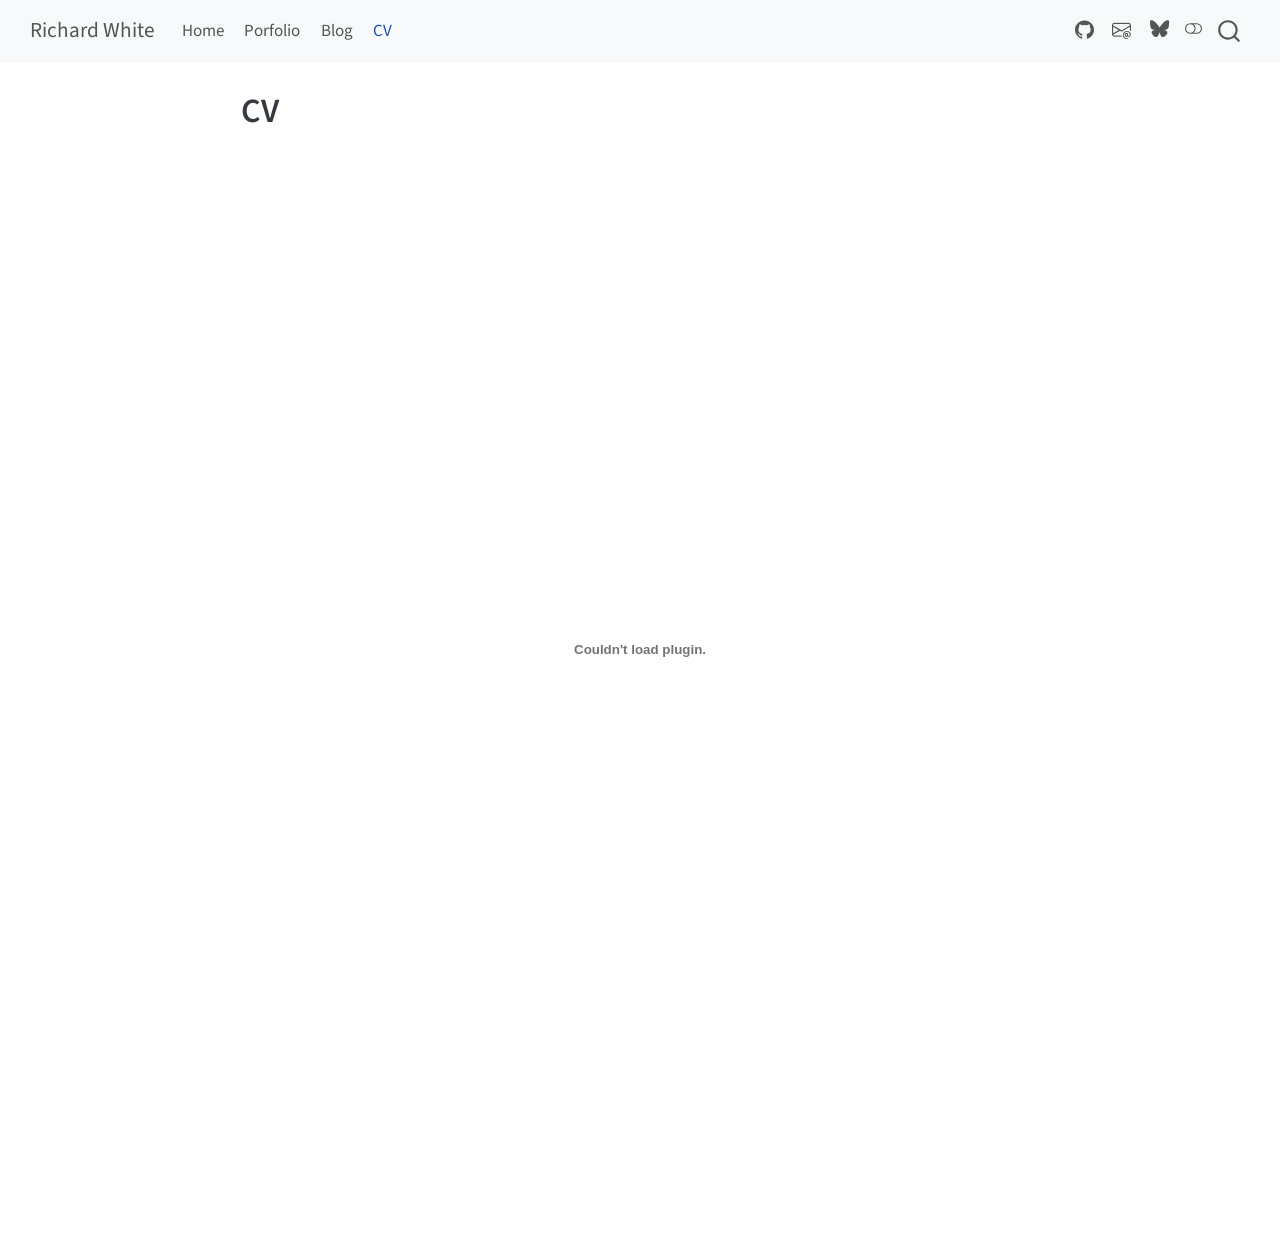
<file: docs/cv.html>
<!DOCTYPE html>
<html xmlns="http://www.w3.org/1999/xhtml" lang="en" xml:lang="en"><head>

<meta charset="utf-8">
<meta name="generator" content="quarto-1.6.40">

<meta name="viewport" content="width=device-width, initial-scale=1.0, user-scalable=yes">


<title>CV – Richard White</title>
<style>
code{white-space: pre-wrap;}
span.smallcaps{font-variant: small-caps;}
div.columns{display: flex; gap: min(4vw, 1.5em);}
div.column{flex: auto; overflow-x: auto;}
div.hanging-indent{margin-left: 1.5em; text-indent: -1.5em;}
ul.task-list{list-style: none;}
ul.task-list li input[type="checkbox"] {
  width: 0.8em;
  margin: 0 0.8em 0.2em -1em; /* quarto-specific, see https://github.com/quarto-dev/quarto-cli/issues/4556 */ 
  vertical-align: middle;
}
</style>


<script src="site_libs/quarto-nav/quarto-nav.js"></script>
<script src="site_libs/quarto-nav/headroom.min.js"></script>
<script src="site_libs/clipboard/clipboard.min.js"></script>
<script src="site_libs/quarto-search/autocomplete.umd.js"></script>
<script src="site_libs/quarto-search/fuse.min.js"></script>
<script src="site_libs/quarto-search/quarto-search.js"></script>
<meta name="quarto:offset" content="./">
<script src="site_libs/quarto-html/quarto.js"></script>
<script src="site_libs/quarto-html/popper.min.js"></script>
<script src="site_libs/quarto-html/tippy.umd.min.js"></script>
<script src="site_libs/quarto-html/anchor.min.js"></script>
<link href="site_libs/quarto-html/tippy.css" rel="stylesheet">
<link href="site_libs/quarto-html/quarto-syntax-highlighting-549806ee2085284f45b00abea8c6df48.css" rel="stylesheet" class="quarto-color-scheme" id="quarto-text-highlighting-styles">
<link href="site_libs/quarto-html/quarto-syntax-highlighting-dark-8ea72dc5fed832574809a9c94082fbbb.css" rel="prefetch" class="quarto-color-scheme quarto-color-alternate" id="quarto-text-highlighting-styles">
<script src="site_libs/bootstrap/bootstrap.min.js"></script>
<link href="site_libs/bootstrap/bootstrap-icons.css" rel="stylesheet">
<link href="site_libs/bootstrap/bootstrap-6bd9cfa162949bde0a231f530c97869d.min.css" rel="stylesheet" append-hash="true" class="quarto-color-scheme" id="quarto-bootstrap" data-mode="light">
<link href="site_libs/bootstrap/bootstrap-dark-fdf986989e2058d46a90f864900247d8.min.css" rel="prefetch" append-hash="true" class="quarto-color-scheme quarto-color-alternate" id="quarto-bootstrap" data-mode="dark">
<link href="site_libs/quarto-contrib/fontawesome6-1.2.0/all.min.css" rel="stylesheet">
<link href="site_libs/quarto-contrib/fontawesome6-1.2.0/latex-fontsize.css" rel="stylesheet">
<script id="quarto-search-options" type="application/json">{
  "location": "navbar",
  "copy-button": false,
  "collapse-after": 3,
  "panel-placement": "end",
  "type": "overlay",
  "limit": 50,
  "keyboard-shortcut": [
    "f",
    "/",
    "s"
  ],
  "show-item-context": false,
  "language": {
    "search-no-results-text": "No results",
    "search-matching-documents-text": "matching documents",
    "search-copy-link-title": "Copy link to search",
    "search-hide-matches-text": "Hide additional matches",
    "search-more-match-text": "more match in this document",
    "search-more-matches-text": "more matches in this document",
    "search-clear-button-title": "Clear",
    "search-text-placeholder": "",
    "search-detached-cancel-button-title": "Cancel",
    "search-submit-button-title": "Submit",
    "search-label": "Search"
  }
}</script>


<link rel="stylesheet" href="styles.css">
</head>

<body class="nav-fixed fullcontent">

<div id="quarto-search-results"></div>
  <header id="quarto-header" class="headroom fixed-top">
    <nav class="navbar navbar-expand-lg " data-bs-theme="dark">
      <div class="navbar-container container-fluid">
      <div class="navbar-brand-container mx-auto">
    <a class="navbar-brand" href="./index.html">
    <span class="navbar-title">Richard White</span>
    </a>
  </div>
            <div id="quarto-search" class="" title="Search"></div>
          <button class="navbar-toggler" type="button" data-bs-toggle="collapse" data-bs-target="#navbarCollapse" aria-controls="navbarCollapse" role="menu" aria-expanded="false" aria-label="Toggle navigation" onclick="if (window.quartoToggleHeadroom) { window.quartoToggleHeadroom(); }">
  <span class="navbar-toggler-icon"></span>
</button>
          <div class="collapse navbar-collapse" id="navbarCollapse">
            <ul class="navbar-nav navbar-nav-scroll me-auto">
  <li class="nav-item">
    <a class="nav-link" href="./index.html"> 
<span class="menu-text">Home</span></a>
  </li>  
  <li class="nav-item">
    <a class="nav-link" href="./portfolio.html"> 
<span class="menu-text">Porfolio</span></a>
  </li>  
  <li class="nav-item">
    <a class="nav-link" href="./blog.html"> 
<span class="menu-text">Blog</span></a>
  </li>  
  <li class="nav-item">
    <a class="nav-link active" href="./cv.html" aria-current="page"> 
<span class="menu-text">CV</span></a>
  </li>  
</ul>
            <ul class="navbar-nav navbar-nav-scroll ms-auto">
  <li class="nav-item compact">
    <a class="nav-link" href="https://github.com/richysix"> <i class="bi bi-github" role="img">
</i> 
<span class="menu-text"></span></a>
  </li>  
  <li class="nav-item compact">
    <a class="nav-link" href="mailto:rich.white@cantab.net"> <i class="bi bi-envelope-at" role="img">
</i> 
<span class="menu-text"></span></a>
  </li>  
  <li class="nav-item">
    <a class="nav-link" href="https://bsky.app/profile/richysix.bsky.social"> 
<span class="menu-text"><i class="fa-brands fa-bluesky" aria-label="bluesky"></i></span></a>
  </li>  
</ul>
          </div> <!-- /navcollapse -->
            <div class="quarto-navbar-tools">
  <a href="" class="quarto-color-scheme-toggle quarto-navigation-tool  px-1" onclick="window.quartoToggleColorScheme(); return false;" title="Toggle dark mode"><i class="bi"></i></a>
</div>
      </div> <!-- /container-fluid -->
    </nav>
</header>
<!-- content -->
<div id="quarto-content" class="quarto-container page-columns page-rows-contents page-layout-article page-navbar">
<!-- sidebar -->
<!-- margin-sidebar -->
    
<!-- main -->
<main class="content" id="quarto-document-content">

<header id="title-block-header" class="quarto-title-block default">
<div class="quarto-title">
<h1 class="title">CV</h1>
</div>



<div class="quarto-title-meta">

    
  
    
  </div>
  


</header>


<p><embed src="assets/CV-RWhite-Jan-2025.pdf" style="width:100.0%" height="1000"></p>



</main> <!-- /main -->
<script id="quarto-html-after-body" type="application/javascript">
window.document.addEventListener("DOMContentLoaded", function (event) {
  const toggleBodyColorMode = (bsSheetEl) => {
    const mode = bsSheetEl.getAttribute("data-mode");
    const bodyEl = window.document.querySelector("body");
    if (mode === "dark") {
      bodyEl.classList.add("quarto-dark");
      bodyEl.classList.remove("quarto-light");
    } else {
      bodyEl.classList.add("quarto-light");
      bodyEl.classList.remove("quarto-dark");
    }
  }
  const toggleBodyColorPrimary = () => {
    const bsSheetEl = window.document.querySelector("link#quarto-bootstrap");
    if (bsSheetEl) {
      toggleBodyColorMode(bsSheetEl);
    }
  }
  toggleBodyColorPrimary();  
  const disableStylesheet = (stylesheets) => {
    for (let i=0; i < stylesheets.length; i++) {
      const stylesheet = stylesheets[i];
      stylesheet.rel = 'prefetch';
    }
  }
  const enableStylesheet = (stylesheets) => {
    for (let i=0; i < stylesheets.length; i++) {
      const stylesheet = stylesheets[i];
      stylesheet.rel = 'stylesheet';
    }
  }
  const manageTransitions = (selector, allowTransitions) => {
    const els = window.document.querySelectorAll(selector);
    for (let i=0; i < els.length; i++) {
      const el = els[i];
      if (allowTransitions) {
        el.classList.remove('notransition');
      } else {
        el.classList.add('notransition');
      }
    }
  }
  const toggleGiscusIfUsed = (isAlternate, darkModeDefault) => {
    const baseTheme = document.querySelector('#giscus-base-theme')?.value ?? 'light';
    const alternateTheme = document.querySelector('#giscus-alt-theme')?.value ?? 'dark';
    let newTheme = '';
    if(darkModeDefault) {
      newTheme = isAlternate ? baseTheme : alternateTheme;
    } else {
      newTheme = isAlternate ? alternateTheme : baseTheme;
    }
    const changeGiscusTheme = () => {
      // From: https://github.com/giscus/giscus/issues/336
      const sendMessage = (message) => {
        const iframe = document.querySelector('iframe.giscus-frame');
        if (!iframe) return;
        iframe.contentWindow.postMessage({ giscus: message }, 'https://giscus.app');
      }
      sendMessage({
        setConfig: {
          theme: newTheme
        }
      });
    }
    const isGiscussLoaded = window.document.querySelector('iframe.giscus-frame') !== null;
    if (isGiscussLoaded) {
      changeGiscusTheme();
    }
  }
  const toggleColorMode = (alternate) => {
    // Switch the stylesheets
    const alternateStylesheets = window.document.querySelectorAll('link.quarto-color-scheme.quarto-color-alternate');
    manageTransitions('#quarto-margin-sidebar .nav-link', false);
    if (alternate) {
      enableStylesheet(alternateStylesheets);
      for (const sheetNode of alternateStylesheets) {
        if (sheetNode.id === "quarto-bootstrap") {
          toggleBodyColorMode(sheetNode);
        }
      }
    } else {
      disableStylesheet(alternateStylesheets);
      toggleBodyColorPrimary();
    }
    manageTransitions('#quarto-margin-sidebar .nav-link', true);
    // Switch the toggles
    const toggles = window.document.querySelectorAll('.quarto-color-scheme-toggle');
    for (let i=0; i < toggles.length; i++) {
      const toggle = toggles[i];
      if (toggle) {
        if (alternate) {
          toggle.classList.add("alternate");     
        } else {
          toggle.classList.remove("alternate");
        }
      }
    }
    // Hack to workaround the fact that safari doesn't
    // properly recolor the scrollbar when toggling (#1455)
    if (navigator.userAgent.indexOf('Safari') > 0 && navigator.userAgent.indexOf('Chrome') == -1) {
      manageTransitions("body", false);
      window.scrollTo(0, 1);
      setTimeout(() => {
        window.scrollTo(0, 0);
        manageTransitions("body", true);
      }, 40);  
    }
  }
  const isFileUrl = () => { 
    return window.location.protocol === 'file:';
  }
  const hasAlternateSentinel = () => {  
    let styleSentinel = getColorSchemeSentinel();
    if (styleSentinel !== null) {
      return styleSentinel === "alternate";
    } else {
      return false;
    }
  }
  const setStyleSentinel = (alternate) => {
    const value = alternate ? "alternate" : "default";
    if (!isFileUrl()) {
      window.localStorage.setItem("quarto-color-scheme", value);
    } else {
      localAlternateSentinel = value;
    }
  }
  const getColorSchemeSentinel = () => {
    if (!isFileUrl()) {
      const storageValue = window.localStorage.getItem("quarto-color-scheme");
      return storageValue != null ? storageValue : localAlternateSentinel;
    } else {
      return localAlternateSentinel;
    }
  }
  const darkModeDefault = false;
  let localAlternateSentinel = darkModeDefault ? 'alternate' : 'default';
  // Dark / light mode switch
  window.quartoToggleColorScheme = () => {
    // Read the current dark / light value 
    let toAlternate = !hasAlternateSentinel();
    toggleColorMode(toAlternate);
    setStyleSentinel(toAlternate);
    toggleGiscusIfUsed(toAlternate, darkModeDefault);
  };
  // Ensure there is a toggle, if there isn't float one in the top right
  if (window.document.querySelector('.quarto-color-scheme-toggle') === null) {
    const a = window.document.createElement('a');
    a.classList.add('top-right');
    a.classList.add('quarto-color-scheme-toggle');
    a.href = "";
    a.onclick = function() { try { window.quartoToggleColorScheme(); } catch {} return false; };
    const i = window.document.createElement("i");
    i.classList.add('bi');
    a.appendChild(i);
    window.document.body.appendChild(a);
  }
  // Switch to dark mode if need be
  if (hasAlternateSentinel()) {
    toggleColorMode(true);
  } else {
    toggleColorMode(false);
  }
  const icon = "";
  const anchorJS = new window.AnchorJS();
  anchorJS.options = {
    placement: 'right',
    icon: icon
  };
  anchorJS.add('.anchored');
  const isCodeAnnotation = (el) => {
    for (const clz of el.classList) {
      if (clz.startsWith('code-annotation-')) {                     
        return true;
      }
    }
    return false;
  }
  const onCopySuccess = function(e) {
    // button target
    const button = e.trigger;
    // don't keep focus
    button.blur();
    // flash "checked"
    button.classList.add('code-copy-button-checked');
    var currentTitle = button.getAttribute("title");
    button.setAttribute("title", "Copied!");
    let tooltip;
    if (window.bootstrap) {
      button.setAttribute("data-bs-toggle", "tooltip");
      button.setAttribute("data-bs-placement", "left");
      button.setAttribute("data-bs-title", "Copied!");
      tooltip = new bootstrap.Tooltip(button, 
        { trigger: "manual", 
          customClass: "code-copy-button-tooltip",
          offset: [0, -8]});
      tooltip.show();    
    }
    setTimeout(function() {
      if (tooltip) {
        tooltip.hide();
        button.removeAttribute("data-bs-title");
        button.removeAttribute("data-bs-toggle");
        button.removeAttribute("data-bs-placement");
      }
      button.setAttribute("title", currentTitle);
      button.classList.remove('code-copy-button-checked');
    }, 1000);
    // clear code selection
    e.clearSelection();
  }
  const getTextToCopy = function(trigger) {
      const codeEl = trigger.previousElementSibling.cloneNode(true);
      for (const childEl of codeEl.children) {
        if (isCodeAnnotation(childEl)) {
          childEl.remove();
        }
      }
      return codeEl.innerText;
  }
  const clipboard = new window.ClipboardJS('.code-copy-button:not([data-in-quarto-modal])', {
    text: getTextToCopy
  });
  clipboard.on('success', onCopySuccess);
  if (window.document.getElementById('quarto-embedded-source-code-modal')) {
    const clipboardModal = new window.ClipboardJS('.code-copy-button[data-in-quarto-modal]', {
      text: getTextToCopy,
      container: window.document.getElementById('quarto-embedded-source-code-modal')
    });
    clipboardModal.on('success', onCopySuccess);
  }
    var localhostRegex = new RegExp(/^(?:http|https):\/\/localhost\:?[0-9]*\//);
    var mailtoRegex = new RegExp(/^mailto:/);
      var filterRegex = new RegExp('/' + window.location.host + '/');
    var isInternal = (href) => {
        return filterRegex.test(href) || localhostRegex.test(href) || mailtoRegex.test(href);
    }
    // Inspect non-navigation links and adorn them if external
 	var links = window.document.querySelectorAll('a[href]:not(.nav-link):not(.navbar-brand):not(.toc-action):not(.sidebar-link):not(.sidebar-item-toggle):not(.pagination-link):not(.no-external):not([aria-hidden]):not(.dropdown-item):not(.quarto-navigation-tool):not(.about-link)');
    for (var i=0; i<links.length; i++) {
      const link = links[i];
      if (!isInternal(link.href)) {
        // undo the damage that might have been done by quarto-nav.js in the case of
        // links that we want to consider external
        if (link.dataset.originalHref !== undefined) {
          link.href = link.dataset.originalHref;
        }
      }
    }
  function tippyHover(el, contentFn, onTriggerFn, onUntriggerFn) {
    const config = {
      allowHTML: true,
      maxWidth: 500,
      delay: 100,
      arrow: false,
      appendTo: function(el) {
          return el.parentElement;
      },
      interactive: true,
      interactiveBorder: 10,
      theme: 'quarto',
      placement: 'bottom-start',
    };
    if (contentFn) {
      config.content = contentFn;
    }
    if (onTriggerFn) {
      config.onTrigger = onTriggerFn;
    }
    if (onUntriggerFn) {
      config.onUntrigger = onUntriggerFn;
    }
    window.tippy(el, config); 
  }
  const noterefs = window.document.querySelectorAll('a[role="doc-noteref"]');
  for (var i=0; i<noterefs.length; i++) {
    const ref = noterefs[i];
    tippyHover(ref, function() {
      // use id or data attribute instead here
      let href = ref.getAttribute('data-footnote-href') || ref.getAttribute('href');
      try { href = new URL(href).hash; } catch {}
      const id = href.replace(/^#\/?/, "");
      const note = window.document.getElementById(id);
      if (note) {
        return note.innerHTML;
      } else {
        return "";
      }
    });
  }
  const xrefs = window.document.querySelectorAll('a.quarto-xref');
  const processXRef = (id, note) => {
    // Strip column container classes
    const stripColumnClz = (el) => {
      el.classList.remove("page-full", "page-columns");
      if (el.children) {
        for (const child of el.children) {
          stripColumnClz(child);
        }
      }
    }
    stripColumnClz(note)
    if (id === null || id.startsWith('sec-')) {
      // Special case sections, only their first couple elements
      const container = document.createElement("div");
      if (note.children && note.children.length > 2) {
        container.appendChild(note.children[0].cloneNode(true));
        for (let i = 1; i < note.children.length; i++) {
          const child = note.children[i];
          if (child.tagName === "P" && child.innerText === "") {
            continue;
          } else {
            container.appendChild(child.cloneNode(true));
            break;
          }
        }
        if (window.Quarto?.typesetMath) {
          window.Quarto.typesetMath(container);
        }
        return container.innerHTML
      } else {
        if (window.Quarto?.typesetMath) {
          window.Quarto.typesetMath(note);
        }
        return note.innerHTML;
      }
    } else {
      // Remove any anchor links if they are present
      const anchorLink = note.querySelector('a.anchorjs-link');
      if (anchorLink) {
        anchorLink.remove();
      }
      if (window.Quarto?.typesetMath) {
        window.Quarto.typesetMath(note);
      }
      if (note.classList.contains("callout")) {
        return note.outerHTML;
      } else {
        return note.innerHTML;
      }
    }
  }
  for (var i=0; i<xrefs.length; i++) {
    const xref = xrefs[i];
    tippyHover(xref, undefined, function(instance) {
      instance.disable();
      let url = xref.getAttribute('href');
      let hash = undefined; 
      if (url.startsWith('#')) {
        hash = url;
      } else {
        try { hash = new URL(url).hash; } catch {}
      }
      if (hash) {
        const id = hash.replace(/^#\/?/, "");
        const note = window.document.getElementById(id);
        if (note !== null) {
          try {
            const html = processXRef(id, note.cloneNode(true));
            instance.setContent(html);
          } finally {
            instance.enable();
            instance.show();
          }
        } else {
          // See if we can fetch this
          fetch(url.split('#')[0])
          .then(res => res.text())
          .then(html => {
            const parser = new DOMParser();
            const htmlDoc = parser.parseFromString(html, "text/html");
            const note = htmlDoc.getElementById(id);
            if (note !== null) {
              const html = processXRef(id, note);
              instance.setContent(html);
            } 
          }).finally(() => {
            instance.enable();
            instance.show();
          });
        }
      } else {
        // See if we can fetch a full url (with no hash to target)
        // This is a special case and we should probably do some content thinning / targeting
        fetch(url)
        .then(res => res.text())
        .then(html => {
          const parser = new DOMParser();
          const htmlDoc = parser.parseFromString(html, "text/html");
          const note = htmlDoc.querySelector('main.content');
          if (note !== null) {
            // This should only happen for chapter cross references
            // (since there is no id in the URL)
            // remove the first header
            if (note.children.length > 0 && note.children[0].tagName === "HEADER") {
              note.children[0].remove();
            }
            const html = processXRef(null, note);
            instance.setContent(html);
          } 
        }).finally(() => {
          instance.enable();
          instance.show();
        });
      }
    }, function(instance) {
    });
  }
      let selectedAnnoteEl;
      const selectorForAnnotation = ( cell, annotation) => {
        let cellAttr = 'data-code-cell="' + cell + '"';
        let lineAttr = 'data-code-annotation="' +  annotation + '"';
        const selector = 'span[' + cellAttr + '][' + lineAttr + ']';
        return selector;
      }
      const selectCodeLines = (annoteEl) => {
        const doc = window.document;
        const targetCell = annoteEl.getAttribute("data-target-cell");
        const targetAnnotation = annoteEl.getAttribute("data-target-annotation");
        const annoteSpan = window.document.querySelector(selectorForAnnotation(targetCell, targetAnnotation));
        const lines = annoteSpan.getAttribute("data-code-lines").split(",");
        const lineIds = lines.map((line) => {
          return targetCell + "-" + line;
        })
        let top = null;
        let height = null;
        let parent = null;
        if (lineIds.length > 0) {
            //compute the position of the single el (top and bottom and make a div)
            const el = window.document.getElementById(lineIds[0]);
            top = el.offsetTop;
            height = el.offsetHeight;
            parent = el.parentElement.parentElement;
          if (lineIds.length > 1) {
            const lastEl = window.document.getElementById(lineIds[lineIds.length - 1]);
            const bottom = lastEl.offsetTop + lastEl.offsetHeight;
            height = bottom - top;
          }
          if (top !== null && height !== null && parent !== null) {
            // cook up a div (if necessary) and position it 
            let div = window.document.getElementById("code-annotation-line-highlight");
            if (div === null) {
              div = window.document.createElement("div");
              div.setAttribute("id", "code-annotation-line-highlight");
              div.style.position = 'absolute';
              parent.appendChild(div);
            }
            div.style.top = top - 2 + "px";
            div.style.height = height + 4 + "px";
            div.style.left = 0;
            let gutterDiv = window.document.getElementById("code-annotation-line-highlight-gutter");
            if (gutterDiv === null) {
              gutterDiv = window.document.createElement("div");
              gutterDiv.setAttribute("id", "code-annotation-line-highlight-gutter");
              gutterDiv.style.position = 'absolute';
              const codeCell = window.document.getElementById(targetCell);
              const gutter = codeCell.querySelector('.code-annotation-gutter');
              gutter.appendChild(gutterDiv);
            }
            gutterDiv.style.top = top - 2 + "px";
            gutterDiv.style.height = height + 4 + "px";
          }
          selectedAnnoteEl = annoteEl;
        }
      };
      const unselectCodeLines = () => {
        const elementsIds = ["code-annotation-line-highlight", "code-annotation-line-highlight-gutter"];
        elementsIds.forEach((elId) => {
          const div = window.document.getElementById(elId);
          if (div) {
            div.remove();
          }
        });
        selectedAnnoteEl = undefined;
      };
        // Handle positioning of the toggle
    window.addEventListener(
      "resize",
      throttle(() => {
        elRect = undefined;
        if (selectedAnnoteEl) {
          selectCodeLines(selectedAnnoteEl);
        }
      }, 10)
    );
    function throttle(fn, ms) {
    let throttle = false;
    let timer;
      return (...args) => {
        if(!throttle) { // first call gets through
            fn.apply(this, args);
            throttle = true;
        } else { // all the others get throttled
            if(timer) clearTimeout(timer); // cancel #2
            timer = setTimeout(() => {
              fn.apply(this, args);
              timer = throttle = false;
            }, ms);
        }
      };
    }
      // Attach click handler to the DT
      const annoteDls = window.document.querySelectorAll('dt[data-target-cell]');
      for (const annoteDlNode of annoteDls) {
        annoteDlNode.addEventListener('click', (event) => {
          const clickedEl = event.target;
          if (clickedEl !== selectedAnnoteEl) {
            unselectCodeLines();
            const activeEl = window.document.querySelector('dt[data-target-cell].code-annotation-active');
            if (activeEl) {
              activeEl.classList.remove('code-annotation-active');
            }
            selectCodeLines(clickedEl);
            clickedEl.classList.add('code-annotation-active');
          } else {
            // Unselect the line
            unselectCodeLines();
            clickedEl.classList.remove('code-annotation-active');
          }
        });
      }
  const findCites = (el) => {
    const parentEl = el.parentElement;
    if (parentEl) {
      const cites = parentEl.dataset.cites;
      if (cites) {
        return {
          el,
          cites: cites.split(' ')
        };
      } else {
        return findCites(el.parentElement)
      }
    } else {
      return undefined;
    }
  };
  var bibliorefs = window.document.querySelectorAll('a[role="doc-biblioref"]');
  for (var i=0; i<bibliorefs.length; i++) {
    const ref = bibliorefs[i];
    const citeInfo = findCites(ref);
    if (citeInfo) {
      tippyHover(citeInfo.el, function() {
        var popup = window.document.createElement('div');
        citeInfo.cites.forEach(function(cite) {
          var citeDiv = window.document.createElement('div');
          citeDiv.classList.add('hanging-indent');
          citeDiv.classList.add('csl-entry');
          var biblioDiv = window.document.getElementById('ref-' + cite);
          if (biblioDiv) {
            citeDiv.innerHTML = biblioDiv.innerHTML;
          }
          popup.appendChild(citeDiv);
        });
        return popup.innerHTML;
      });
    }
  }
});
</script>
</div> <!-- /content -->




</body></html>
</file>
<file: docs/site_libs/quarto-html/tippy.css>
.tippy-box[data-animation=fade][data-state=hidden]{opacity:0}[data-tippy-root]{max-width:calc(100vw - 10px)}.tippy-box{position:relative;background-color:#333;color:#fff;border-radius:4px;font-size:14px;line-height:1.4;white-space:normal;outline:0;transition-property:transform,visibility,opacity}.tippy-box[data-placement^=top]>.tippy-arrow{bottom:0}.tippy-box[data-placement^=top]>.tippy-arrow:before{bottom:-7px;left:0;border-width:8px 8px 0;border-top-color:initial;transform-origin:center top}.tippy-box[data-placement^=bottom]>.tippy-arrow{top:0}.tippy-box[data-placement^=bottom]>.tippy-arrow:before{top:-7px;left:0;border-width:0 8px 8px;border-bottom-color:initial;transform-origin:center bottom}.tippy-box[data-placement^=left]>.tippy-arrow{right:0}.tippy-box[data-placement^=left]>.tippy-arrow:before{border-width:8px 0 8px 8px;border-left-color:initial;right:-7px;transform-origin:center left}.tippy-box[data-placement^=right]>.tippy-arrow{left:0}.tippy-box[data-placement^=right]>.tippy-arrow:before{left:-7px;border-width:8px 8px 8px 0;border-right-color:initial;transform-origin:center right}.tippy-box[data-inertia][data-state=visible]{transition-timing-function:cubic-bezier(.54,1.5,.38,1.11)}.tippy-arrow{width:16px;height:16px;color:#333}.tippy-arrow:before{content:"";position:absolute;border-color:transparent;border-style:solid}.tippy-content{position:relative;padding:5px 9px;z-index:1}
</file>
<file: docs/site_libs/quarto-html/quarto-syntax-highlighting-549806ee2085284f45b00abea8c6df48.css>
/* quarto syntax highlight colors */
:root {
  --quarto-hl-ot-color: #003B4F;
  --quarto-hl-at-color: #657422;
  --quarto-hl-ss-color: #20794D;
  --quarto-hl-an-color: #5E5E5E;
  --quarto-hl-fu-color: #4758AB;
  --quarto-hl-st-color: #20794D;
  --quarto-hl-cf-color: #003B4F;
  --quarto-hl-op-color: #5E5E5E;
  --quarto-hl-er-color: #AD0000;
  --quarto-hl-bn-color: #AD0000;
  --quarto-hl-al-color: #AD0000;
  --quarto-hl-va-color: #111111;
  --quarto-hl-bu-color: inherit;
  --quarto-hl-ex-color: inherit;
  --quarto-hl-pp-color: #AD0000;
  --quarto-hl-in-color: #5E5E5E;
  --quarto-hl-vs-color: #20794D;
  --quarto-hl-wa-color: #5E5E5E;
  --quarto-hl-do-color: #5E5E5E;
  --quarto-hl-im-color: #00769E;
  --quarto-hl-ch-color: #20794D;
  --quarto-hl-dt-color: #AD0000;
  --quarto-hl-fl-color: #AD0000;
  --quarto-hl-co-color: #5E5E5E;
  --quarto-hl-cv-color: #5E5E5E;
  --quarto-hl-cn-color: #8f5902;
  --quarto-hl-sc-color: #5E5E5E;
  --quarto-hl-dv-color: #AD0000;
  --quarto-hl-kw-color: #003B4F;
}

/* other quarto variables */
:root {
  --quarto-font-monospace: SFMono-Regular, Menlo, Monaco, Consolas, "Liberation Mono", "Courier New", monospace;
}

pre > code.sourceCode > span {
  color: #003B4F;
}

code span {
  color: #003B4F;
}

code.sourceCode > span {
  color: #003B4F;
}

div.sourceCode,
div.sourceCode pre.sourceCode {
  color: #003B4F;
}

code span.ot {
  color: #003B4F;
  font-style: inherit;
}

code span.at {
  color: #657422;
  font-style: inherit;
}

code span.ss {
  color: #20794D;
  font-style: inherit;
}

code span.an {
  color: #5E5E5E;
  font-style: inherit;
}

code span.fu {
  color: #4758AB;
  font-style: inherit;
}

code span.st {
  color: #20794D;
  font-style: inherit;
}

code span.cf {
  color: #003B4F;
  font-weight: bold;
  font-style: inherit;
}

code span.op {
  color: #5E5E5E;
  font-style: inherit;
}

code span.er {
  color: #AD0000;
  font-style: inherit;
}

code span.bn {
  color: #AD0000;
  font-style: inherit;
}

code span.al {
  color: #AD0000;
  font-style: inherit;
}

code span.va {
  color: #111111;
  font-style: inherit;
}

code span.bu {
  font-style: inherit;
}

code span.ex {
  font-style: inherit;
}

code span.pp {
  color: #AD0000;
  font-style: inherit;
}

code span.in {
  color: #5E5E5E;
  font-style: inherit;
}

code span.vs {
  color: #20794D;
  font-style: inherit;
}

code span.wa {
  color: #5E5E5E;
  font-style: italic;
}

code span.do {
  color: #5E5E5E;
  font-style: italic;
}

code span.im {
  color: #00769E;
  font-style: inherit;
}

code span.ch {
  color: #20794D;
  font-style: inherit;
}

code span.dt {
  color: #AD0000;
  font-style: inherit;
}

code span.fl {
  color: #AD0000;
  font-style: inherit;
}

code span.co {
  color: #5E5E5E;
  font-style: inherit;
}

code span.cv {
  color: #5E5E5E;
  font-style: italic;
}

code span.cn {
  color: #8f5902;
  font-style: inherit;
}

code span.sc {
  color: #5E5E5E;
  font-style: inherit;
}

code span.dv {
  color: #AD0000;
  font-style: inherit;
}

code span.kw {
  color: #003B4F;
  font-weight: bold;
  font-style: inherit;
}

.prevent-inlining {
  content: "</";
}

/*# sourceMappingURL=ae99138f4fbc2fb4c9f5e5cd69c22459.css.map */
</file>
<file: docs/site_libs/quarto-html/quarto-syntax-highlighting-dark-8ea72dc5fed832574809a9c94082fbbb.css>
/* quarto syntax highlight colors */
:root {
  --quarto-hl-al-color: #f07178;
  --quarto-hl-an-color: #d4d0ab;
  --quarto-hl-at-color: #00e0e0;
  --quarto-hl-bn-color: #d4d0ab;
  --quarto-hl-bu-color: #abe338;
  --quarto-hl-ch-color: #abe338;
  --quarto-hl-co-color: #f8f8f2;
  --quarto-hl-cv-color: #ffd700;
  --quarto-hl-cn-color: #ffd700;
  --quarto-hl-cf-color: #ffa07a;
  --quarto-hl-dt-color: #ffa07a;
  --quarto-hl-dv-color: #d4d0ab;
  --quarto-hl-do-color: #f8f8f2;
  --quarto-hl-er-color: #f07178;
  --quarto-hl-ex-color: #00e0e0;
  --quarto-hl-fl-color: #d4d0ab;
  --quarto-hl-fu-color: #ffa07a;
  --quarto-hl-im-color: #abe338;
  --quarto-hl-in-color: #d4d0ab;
  --quarto-hl-kw-color: #ffa07a;
  --quarto-hl-op-color: #ffa07a;
  --quarto-hl-ot-color: #00e0e0;
  --quarto-hl-pp-color: #dcc6e0;
  --quarto-hl-re-color: #00e0e0;
  --quarto-hl-sc-color: #abe338;
  --quarto-hl-ss-color: #abe338;
  --quarto-hl-st-color: #abe338;
  --quarto-hl-va-color: #00e0e0;
  --quarto-hl-vs-color: #abe338;
  --quarto-hl-wa-color: #dcc6e0;
}

/* other quarto variables */
:root {
  --quarto-font-monospace: SFMono-Regular, Menlo, Monaco, Consolas, "Liberation Mono", "Courier New", monospace;
}

code span.al {
  background-color: #2a0f15;
  font-weight: bold;
  color: #f07178;
}

code span.an {
  color: #d4d0ab;
}

code span.at {
  color: #00e0e0;
}

code span.bn {
  color: #d4d0ab;
}

code span.bu {
  color: #abe338;
}

code span.ch {
  color: #abe338;
}

code span.co {
  font-style: italic;
  color: #f8f8f2;
}

code span.cv {
  color: #ffd700;
}

code span.cn {
  color: #ffd700;
}

code span.cf {
  font-weight: bold;
  color: #ffa07a;
}

code span.dt {
  color: #ffa07a;
}

code span.dv {
  color: #d4d0ab;
}

code span.do {
  color: #f8f8f2;
}

code span.er {
  color: #f07178;
  text-decoration: underline;
}

code span.ex {
  font-weight: bold;
  color: #00e0e0;
}

code span.fl {
  color: #d4d0ab;
}

code span.fu {
  color: #ffa07a;
}

code span.im {
  color: #abe338;
}

code span.in {
  color: #d4d0ab;
}

code span.kw {
  font-weight: bold;
  color: #ffa07a;
}

pre > code.sourceCode > span {
  color: #f8f8f2;
}

code span {
  color: #f8f8f2;
}

code.sourceCode > span {
  color: #f8f8f2;
}

div.sourceCode,
div.sourceCode pre.sourceCode {
  color: #f8f8f2;
}

code span.op {
  color: #ffa07a;
}

code span.ot {
  color: #00e0e0;
}

code span.pp {
  color: #dcc6e0;
}

code span.re {
  background-color: #f8f8f2;
  color: #00e0e0;
}

code span.sc {
  color: #abe338;
}

code span.ss {
  color: #abe338;
}

code span.st {
  color: #abe338;
}

code span.va {
  color: #00e0e0;
}

code span.vs {
  color: #abe338;
}

code span.wa {
  color: #dcc6e0;
}

.prevent-inlining {
  content: "</";
}

/*# sourceMappingURL=74548907a2aa49896d8738a3cf5e8124.css.map */
</file>
<file: docs/site_libs/quarto-contrib/fontawesome6-1.2.0/latex-fontsize.css>
.fa-tiny {
  font-size: 0.5em;
}
.fa-scriptsize {
  font-size: 0.7em;
}
.fa-footnotesize {
  font-size: 0.8em;
}
.fa-small {
  font-size: 0.9em;
}
.fa-normalsize {
  font-size: 1em;
}
.fa-large {
  font-size: 1.2em;
}
.fa-Large {
  font-size: 1.5em;
}
.fa-LARGE {
  font-size: 1.75em;
}
.fa-huge {
  font-size: 2em;
}
.fa-Huge {
  font-size: 2.5em;
}
</file>
<file: docs/styles.css>
/* css styles */

/* body {
  background-color: #f5e6eb;
} */
</file>
